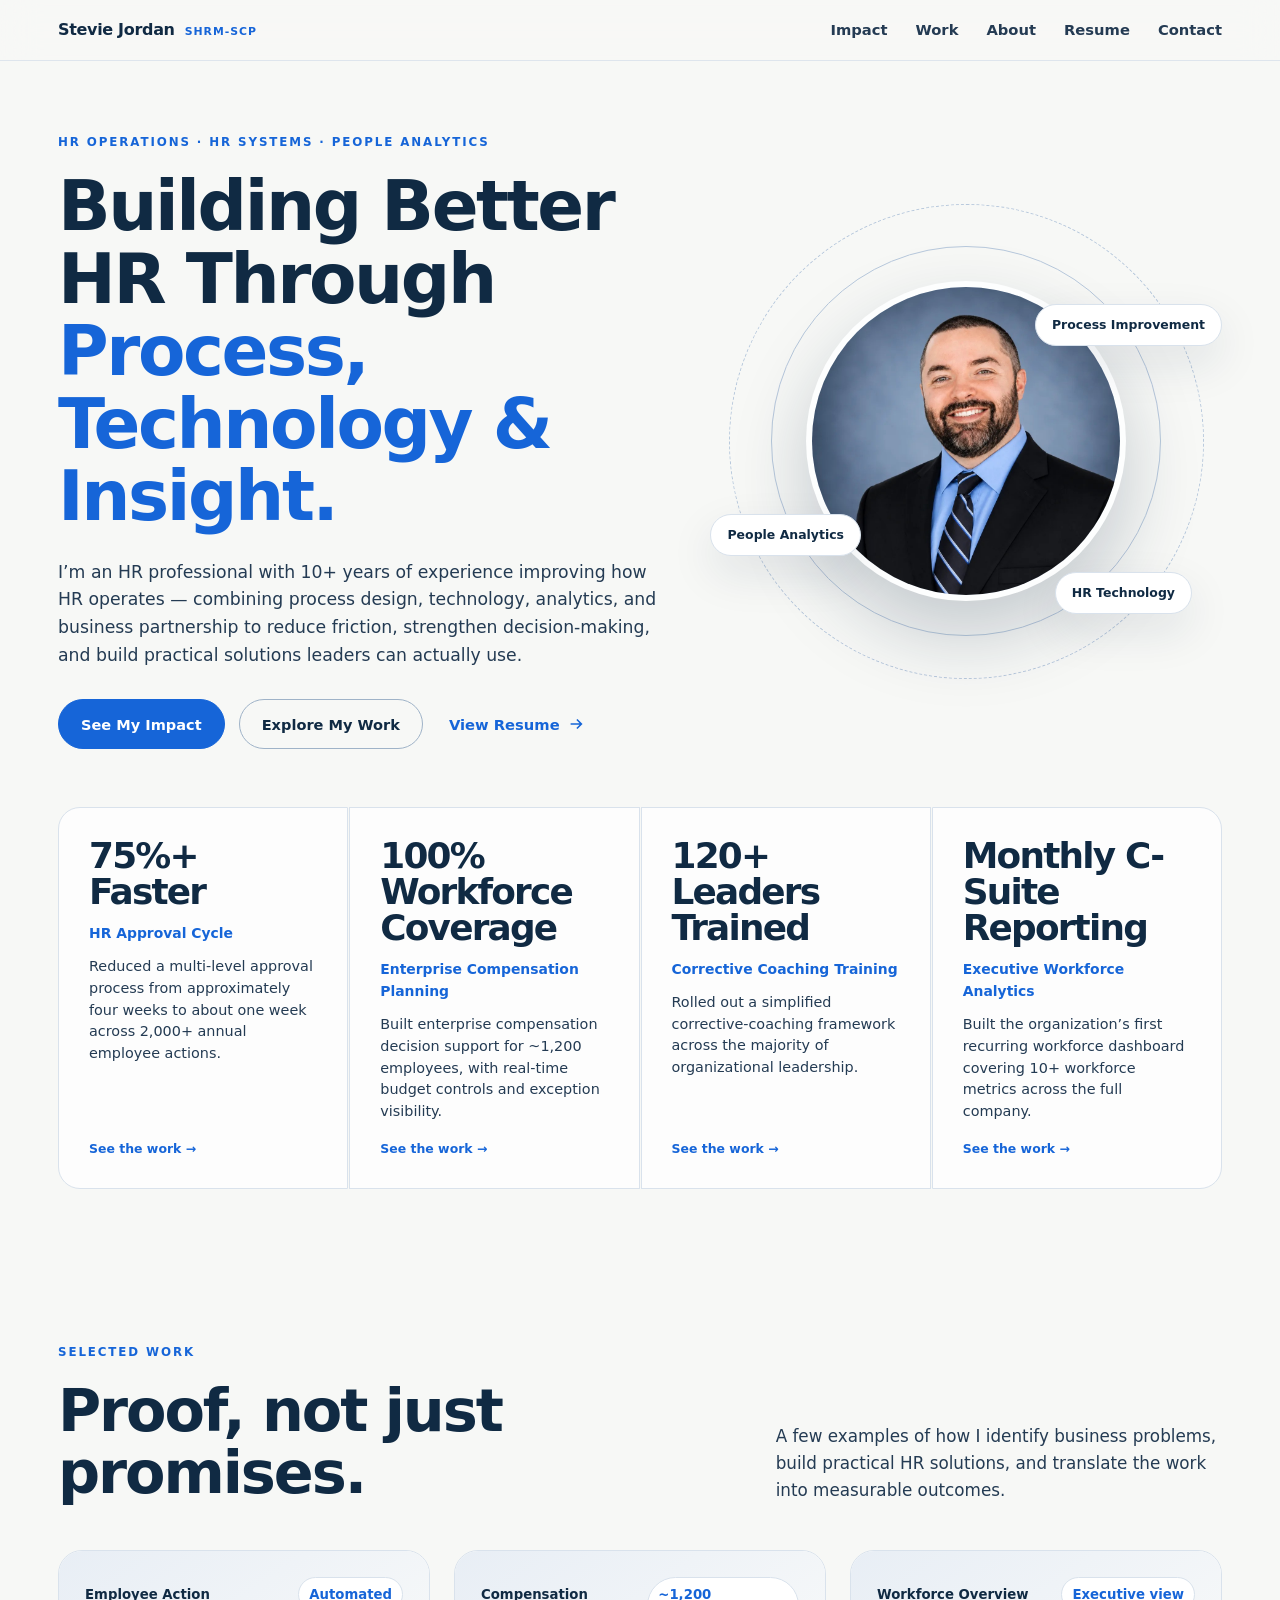
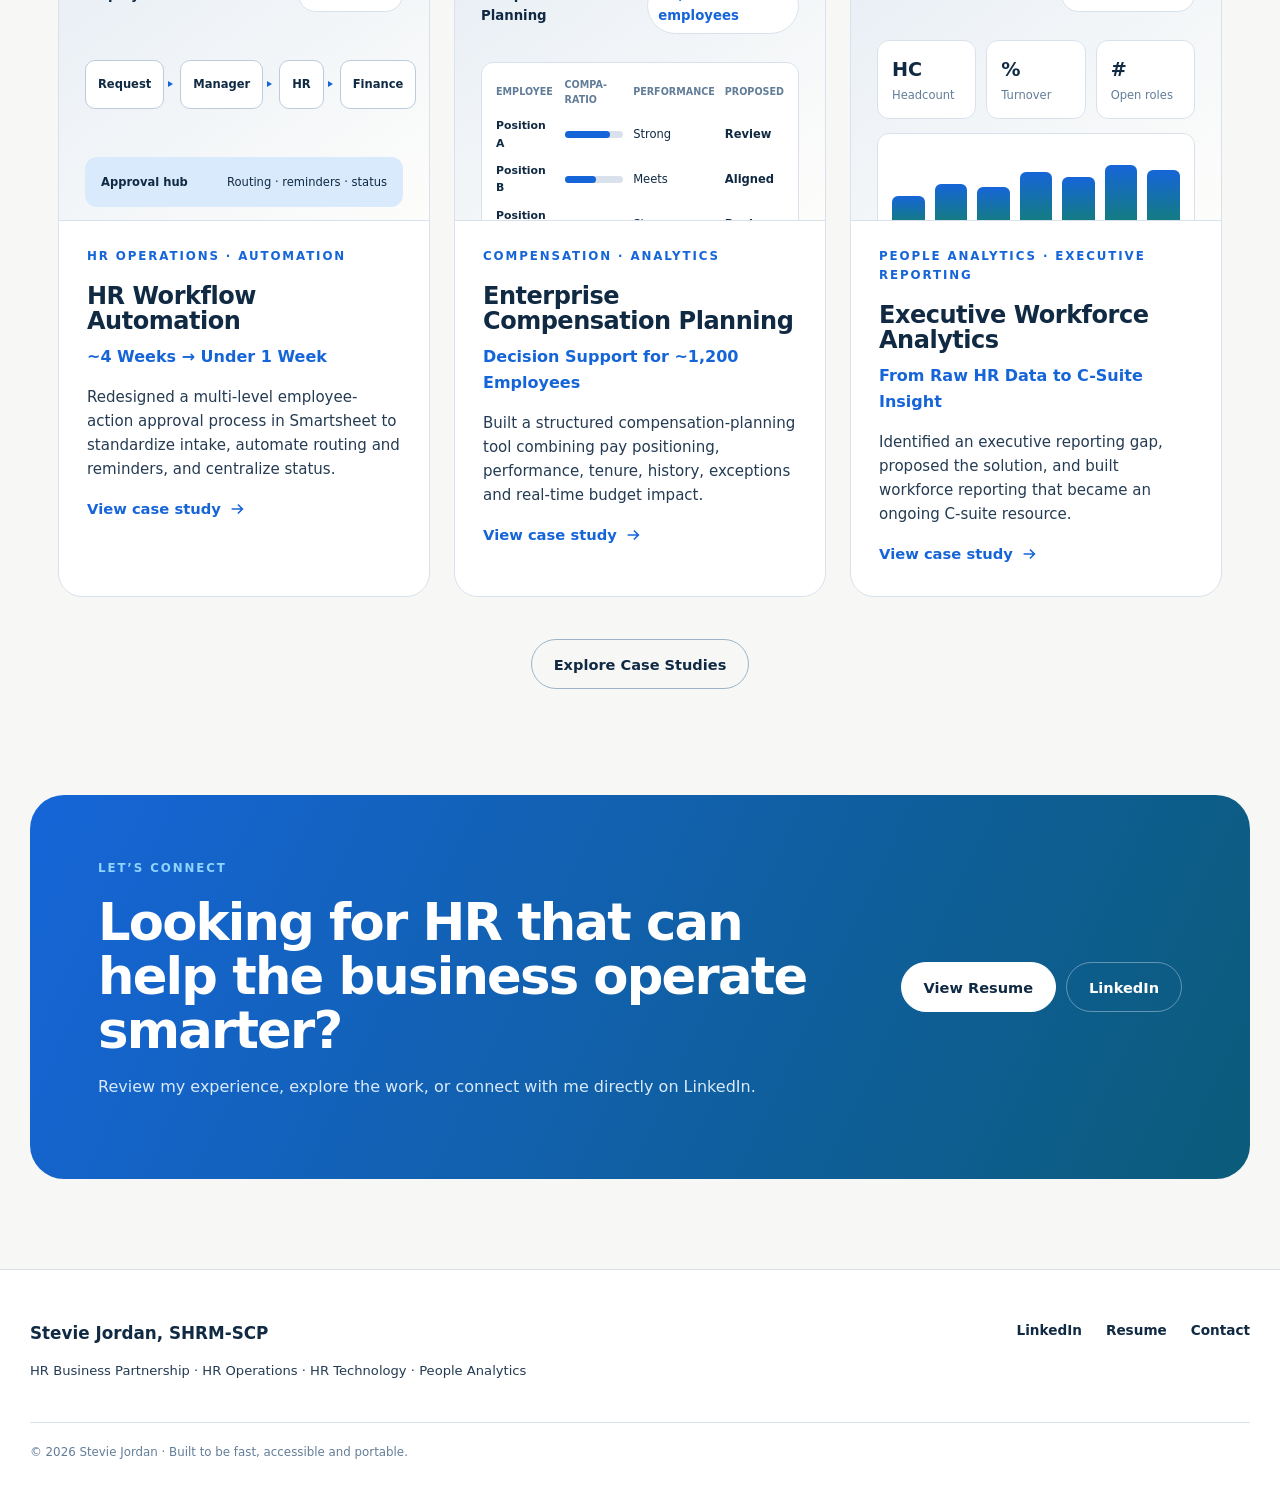
<file: index.html>
<!doctype html>
<html lang="en">
<head>
<meta charset="utf-8">
<meta name="viewport" content="width=device-width, initial-scale=1">

<title>Stevie Jordan, SHRM-SCP | HR Operations, Systems &amp; Analytics</title>
<meta name="description" content="Portfolio of Stevie Jordan, SHRM-SCP — an HR professional combining business partnership, HR operations, technology, analytics, employee relations, and practical process improvement.">

<link rel="canonical" href="https://steviejordan.me/">
<meta property="og:type" content="website">
<meta property="og:title" content="Stevie Jordan, SHRM-SCP | HR Operations, Systems &amp; Analytics">
<meta property="og:description" content="See the work behind the resume — HR workflow automation, compensation planning, executive analytics, HR technology, employee relations, and leader development.">
<meta property="og:url" content="https://steviejordan.me/">
<meta property="og:site_name" content="Stevie Jordan, SHRM-SCP">
<meta name="twitter:card" content="summary_large_image">
<meta name="theme-color" content="#102a43">

<link rel="icon" href="/assets/favicon.svg" type="image/svg+xml">
<link rel="stylesheet" href="/assets/css/styles.css">

<script type="application/ld+json">
{
  "@context": "https://schema.org",
  "@type": "Person",
  "name": "Stevie Jordan",
  "honorificSuffix": "SHRM-SCP",
  "url": "https://steviejordan.me",
  "sameAs": ["https://www.linkedin.com/in/StevieJordan"],
  "jobTitle": "Human Resources Professional",
  "address": {
    "@type": "PostalAddress",
    "addressLocality": "Fayetteville",
    "addressRegion": "NC"
  },
  "alumniOf": {
    "@type": "CollegeOrUniversity",
    "name": "University of Mount Olive"
  }
}
</script>

<style>
/* HOMEPAGE-ONLY OVERRIDES */

body[data-page="home"] .nav-shell {
  min-height: 60px;
}

body[data-page="home"] .nav-link {
  padding: 18px 0;
}

body[data-page="home"] .nav-link::after {
  bottom: 10px;
}

body[data-page="home"] .wordmark-name {
  font-size: 1rem;
}

body[data-page="home"] .home-hero {
  min-height: 590px;
  padding: 72px 28px 58px;
  gap: 52px;
}

body[data-page="home"] .home-hero h1 {
  font-size: clamp(2.8rem, 5.4vw, 5.35rem);
  max-width: 850px;
}

body[data-page="home"] .hero-lede {
  font-size: 1.08rem;
  max-width: 760px;
  margin: 26px 0 30px;
}

body[data-page="home"] .hero-art {
  height: 430px;
}

body[data-page="home"] .proof-strip {
  margin-bottom: 72px;
}

body[data-page="home"] .home-impact-card {
  min-height: 220px;
}

body[data-page="home"] .home-impact-card .metric-value {
  font-size: clamp(1.8rem, 2.8vw, 2.8rem);
}

body[data-page="home"] .home-impact-card .metric-label {
  margin-top: 12px;
}

body[data-page="home"] .home-impact-card p {
  margin: 12px 0 16px;
  font-size: .9rem;
  line-height: 1.5;
}

body[data-page="home"] .home-impact-card .card-link {
  margin-top: auto;
}

body[data-page="home"] .home-selected-work {
  padding-top: 82px;
  padding-bottom: 96px;
}

body[data-page="home"] .home-selected-work .section-heading {
  margin-bottom: 46px;
}

body[data-page="home"] .home-final-cta {
  margin-top: 10px;
}

@media (max-width: 900px) {
  body[data-page="home"] .home-hero {
    min-height: auto;
    padding-top: 58px;
    gap: 34px;
  }

  body[data-page="home"] .hero-art {
    height: 380px;
  }

  body[data-page="home"] .proof-strip {
    grid-template-columns: repeat(2, 1fr);
    gap: 12px;
  }

  body[data-page="home"] .proof-strip .metric-card {
    border-radius: 18px !important;
  }
}

@media (max-width: 620px) {
  body[data-page="home"] .proof-strip {
    grid-template-columns: 1fr;
  }

  body[data-page="home"] .home-hero h1 {
    font-size: clamp(2.55rem, 12vw, 4rem);
  }
}
</style>
</head>

<body data-page="home">

<header class="site-header">
  <div class="nav-shell">

    <a class="wordmark" href="/" aria-label="Stevie Jordan home">
      <span class="wordmark-name">Stevie Jordan</span>
      <span class="wordmark-cred">SHRM-SCP</span>
    </a>

    <button
      class="menu-button"
      type="button"
      aria-expanded="false"
      aria-controls="site-nav"
    >
      <span></span>
      <span></span>
      <span></span>
      <span class="sr-only">Open navigation</span>
    </button>

    <nav id="site-nav" class="site-nav" aria-label="Primary navigation">
      <a class="nav-link" href="/impact/">Impact</a>
      <a class="nav-link" href="/work/">Work</a>
      <a class="nav-link" href="/about/">About</a>
      <a class="nav-link" href="/resume/">Resume</a>
      <a class="nav-link" href="/contact/">Contact</a>
    </nav>

  </div>
</header>

<main id="main">

  <!-- HERO -->
 <!-- HERO -->
<section class="hero home-hero">

  <div class="hero-copy" data-reveal>

    <div class="eyebrow">
      HR Operations · HR Systems · People Analytics
    </div>

    <h1>
      Building Better HR Through
      <span>Process, Technology &amp; Insight.</span>
    </h1>

    <p class="hero-lede">
      I’m an HR professional with 10+ years of experience improving how
      HR operates — combining process design, technology, analytics, and
      business partnership to reduce friction, strengthen decision-making,
      and build practical solutions leaders can actually use.
    </p>

    <div class="hero-actions">

      <a class="button" href="/impact/">
        See My Impact
      </a>

      <a class="button button-secondary" href="/work/">
        Explore My Work
      </a>

      <a class="text-link resume-link" href="/resume/">
        View Resume
        <svg aria-hidden="true" viewBox="0 0 20 20">
          <path d="M4 10h11M11 5l5 5-5 5"/>
        </svg>
      </a>

    </div>

  </div>

  <div class="hero-art" data-reveal>

    <img
      class="hero-headshot"
      src="/assets/images/stevie-jordan-headshot.jpg"
      alt="Stevie Jordan, SHRM-SCP"
    >

    <div class="orbit orbit-one"></div>
    <div class="orbit orbit-two"></div>

    <div class="hero-tag tag-one">
      Process Improvement
    </div>

    <div class="hero-tag tag-two">
      People Analytics
    </div>

    <div class="hero-tag tag-three">
      HR Technology
    </div>

  </div>

</section>


  <!-- IMPACT -->
  <section class="proof-strip" aria-label="Selected impact">

    <a
      class="metric-card home-impact-card"
      href="/work/hr-workflow-automation/"
    >

      <div class="metric-value">
        75%+ Faster
      </div>

      <div class="metric-label">
        HR Approval Cycle
      </div>

      <p>
        Reduced a multi-level approval process from approximately four weeks to about one week across 2,000+ annual employee actions.
      </p>

      <span class="card-link">
        See the work →
      </span>

    </a>


    <a
      class="metric-card home-impact-card"
      href="/work/compensation-planning/"
    >

      <div class="metric-value">
        100% Workforce Coverage
      </div>

      <div class="metric-label">
        Enterprise Compensation Planning
      </div>

      <p>
        Built enterprise compensation decision support for ~1,200 employees, with real-time budget controls and exception visibility.
      </p>

      <span class="card-link">
        See the work →
      </span>

    </a>


    <a
      class="metric-card home-impact-card"
      href="/work/corrective-coaching/"
    >

      <div class="metric-value">
        120+ Leaders Trained
      </div>

      <div class="metric-label">
        Corrective Coaching Training
      </div>

      <p>
        Rolled out a simplified corrective-coaching framework across the majority of organizational leadership.
      </p>

      <span class="card-link">
        See the work →
      </span>

    </a>


    <a
      class="metric-card home-impact-card"
      href="/work/executive-workforce-analytics/"
    >

      <div class="metric-value">
        Monthly C-Suite Reporting
      </div>

      <div class="metric-label">
        Executive Workforce Analytics
      </div>

      <p>
        Built the organization’s first recurring workforce dashboard covering 10+ workforce metrics across the full company.
      </p>

      <span class="card-link">
        See the work →
      </span>

    </a>

  </section>


  <!-- SELECTED WORK -->
  <section class="section-shell home-selected-work">

    <div class="section-heading" data-reveal>

      <div>

        <div class="eyebrow">
          Selected work
        </div>

        <h2>
          Proof, not just promises.
        </h2>

      </div>

      <p>
        A few examples of how I identify business problems, build practical
        HR solutions, and translate the work into measurable outcomes.
      </p>

    </div>


    <div class="featured-grid">


      <!-- WORKFLOW AUTOMATION -->
      <article class="project-card featured" data-reveal>

        <a
          class="project-card-visual"
          href="/work/hr-workflow-automation/"
        >

          <div
            class="project-visual visual-workflow"
            role="img"
            aria-label="Illustrative view of HR Workflow Automation."
          >

            <div class="visual-head">
              <span>Employee Action</span>
              <span class="visual-badge">Automated</span>
            </div>

            <div class="flow-row">
              <span>Request</span>
              <i></i>
              <span>Manager</span>
              <i></i>
              <span>HR</span>
              <i></i>
              <span>Finance</span>
            </div>

            <div class="flow-status">
              <b>Approval hub</b>
              <em>Routing · reminders · status</em>
            </div>

          </div>

        </a>


        <div class="project-card-body">

          <div class="eyebrow">
            HR Operations · Automation
          </div>

          <h3>
            <a href="/work/hr-workflow-automation/">
              HR Workflow Automation
            </a>
          </h3>

          <div class="project-hook">
            ~4 Weeks → Under 1 Week
          </div>

          <p>
            Redesigned a multi-level employee-action approval process in
            Smartsheet to standardize intake, automate routing and reminders,
            and centralize status.
          </p>

          <a
            class="text-link"
            href="/work/hr-workflow-automation/"
          >
            View case study

            <svg aria-hidden="true" viewBox="0 0 20 20">
              <path d="M4 10h11M11 5l5 5-5 5"/>
            </svg>

          </a>

        </div>

      </article>


      <!-- COMPENSATION -->
      <article class="project-card featured" data-reveal>

        <a
          class="project-card-visual"
          href="/work/compensation-planning/"
        >

          <div
            class="project-visual visual-comp"
            role="img"
            aria-label="Illustrative view of Enterprise Compensation Planning."
          >

            <div class="visual-head">
              <span>Compensation Planning</span>
              <span class="visual-badge">~1,200 employees</span>
            </div>

            <div class="comp-grid">

              <span>Employee</span>
              <span>Compa-ratio</span>
              <span>Performance</span>
              <span>Proposed</span>

              <b>Position A</b>
              <i class="bar b1"></i>
              <em>Strong</em>
              <strong>Review</strong>

              <b>Position B</b>
              <i class="bar b2"></i>
              <em>Meets</em>
              <strong>Aligned</strong>

              <b>Position C</b>
              <i class="bar b3"></i>
              <em>Strong</em>
              <strong>Review</strong>

            </div>

            <div class="budget-line">
              <span>Budget impact</span>
              <b>Live view</b>
            </div>

          </div>

        </a>


        <div class="project-card-body">

          <div class="eyebrow">
            Compensation · Analytics
          </div>

          <h3>
            <a href="/work/compensation-planning/">
              Enterprise Compensation Planning
            </a>
          </h3>

          <div class="project-hook">
            Decision Support for ~1,200 Employees
          </div>

          <p>
            Built a structured compensation-planning tool combining pay
            positioning, performance, tenure, history, exceptions and
            real-time budget impact.
          </p>

          <a
            class="text-link"
            href="/work/compensation-planning/"
          >
            View case study

            <svg aria-hidden="true" viewBox="0 0 20 20">
              <path d="M4 10h11M11 5l5 5-5 5"/>
            </svg>

          </a>

        </div>

      </article>


      <!-- EXECUTIVE ANALYTICS -->
      <article class="project-card featured" data-reveal>

        <a
          class="project-card-visual"
          href="/work/executive-workforce-analytics/"
        >

          <div
            class="project-visual visual-dashboard"
            role="img"
            aria-label="Illustrative view of Executive Workforce Analytics."
          >

            <div class="visual-head">
              <span>Workforce Overview</span>
              <span class="visual-badge">Executive view</span>
            </div>

            <div class="dash-kpis">

              <div>
                <b>HC</b>
                <span>Headcount</span>
              </div>

              <div>
                <b>%</b>
                <span>Turnover</span>
              </div>

              <div>
                <b>#</b>
                <span>Open roles</span>
              </div>

            </div>

            <div class="dash-chart">
              <i style="height:36%"></i>
              <i style="height:52%"></i>
              <i style="height:48%"></i>
              <i style="height:69%"></i>
              <i style="height:62%"></i>
              <i style="height:78%"></i>
              <i style="height:71%"></i>
            </div>

          </div>

        </a>


        <div class="project-card-body">

          <div class="eyebrow">
            People Analytics · Executive Reporting
          </div>

          <h3>
            <a href="/work/executive-workforce-analytics/">
              Executive Workforce Analytics
            </a>
          </h3>

          <div class="project-hook">
            From Raw HR Data to C-Suite Insight
          </div>

          <p>
            Identified an executive reporting gap, proposed the solution,
            and built workforce reporting that became an ongoing
            C-suite resource.
          </p>

          <a
            class="text-link"
            href="/work/executive-workforce-analytics/"
          >
            View case study

            <svg aria-hidden="true" viewBox="0 0 20 20">
              <path d="M4 10h11M11 5l5 5-5 5"/>
            </svg>

          </a>

        </div>

      </article>

    </div>


    <div class="section-action">
      <a
        class="button button-secondary"
        href="/work/"
      >
        Explore Case Studies
      </a>
    </div>

  </section>


  <!-- FINAL CTA -->
  <section
    class="cta-band home-final-cta"
    data-reveal
  >

    <div>

      <div class="eyebrow light">
        Let’s connect
      </div>

      <h2>
        Looking for HR that can help the business operate smarter?
      </h2>

      <p>
        Review my experience, explore the work, or connect with me directly
        on LinkedIn.
      </p>

    </div>


    <div class="cta-actions">

      <a
        class="button button-light"
        href="/resume/"
      >
        View Resume
      </a>

      <a
        class="button button-ghost-light"
        href="https://www.linkedin.com/in/StevieJordan"
        target="_blank"
        rel="noopener"
      >
        LinkedIn
      </a>

    </div>

  </section>

</main>


<footer class="site-footer">

  <div class="footer-shell">

    <div>

      <a class="footer-name" href="/">
        Stevie Jordan, SHRM-SCP
      </a>

      <p>
        HR Business Partnership · HR Operations · HR Technology · People Analytics
      </p>

    </div>


    <div class="footer-links">

      <a
        href="https://www.linkedin.com/in/StevieJordan"
        target="_blank"
        rel="noopener"
      >
        LinkedIn
      </a>

      <a href="/resume/">
        Resume
      </a>

      <a href="/contact/">
        Contact
      </a>

    </div>

  </div>


  <div class="footer-bottom">
    © 2026 Stevie Jordan · Built to be fast, accessible and portable.
  </div>

</footer>


<script src="/assets/js/site.js" defer></script>

</body>
</html>
</file>
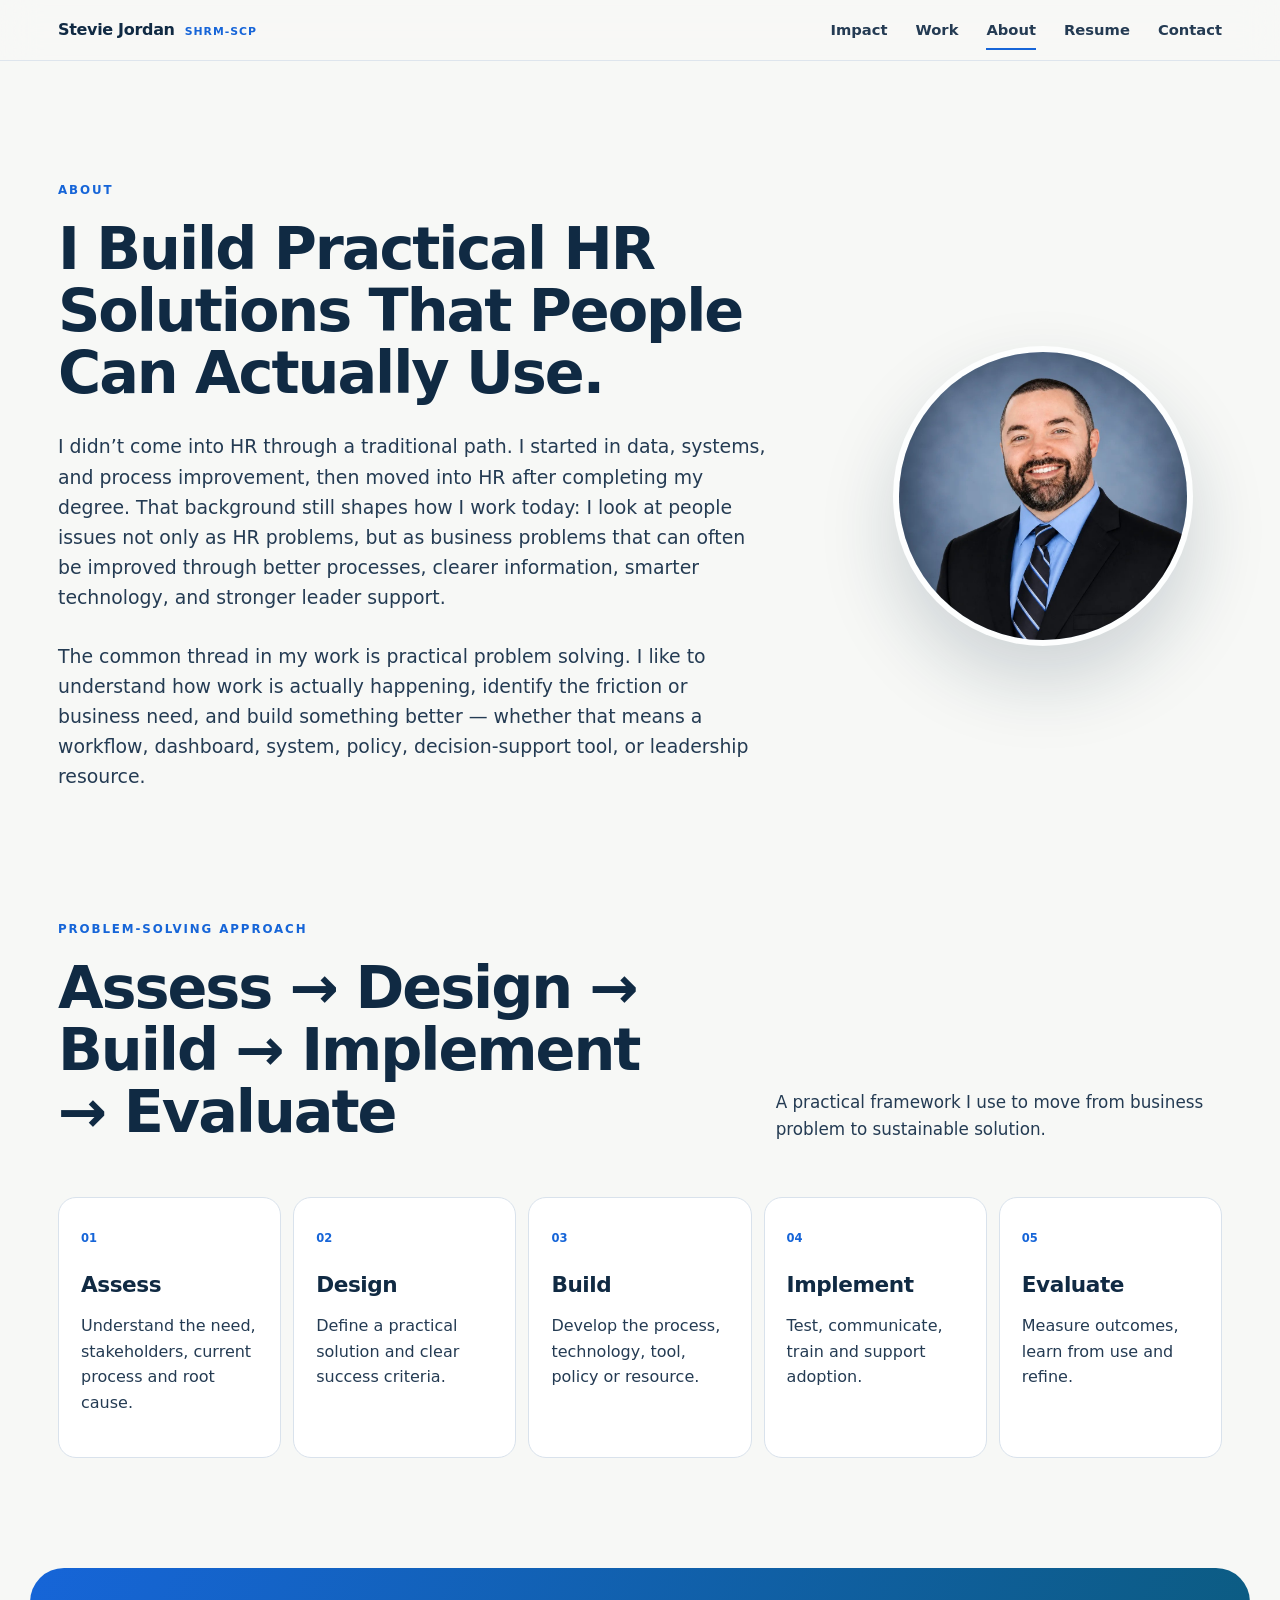
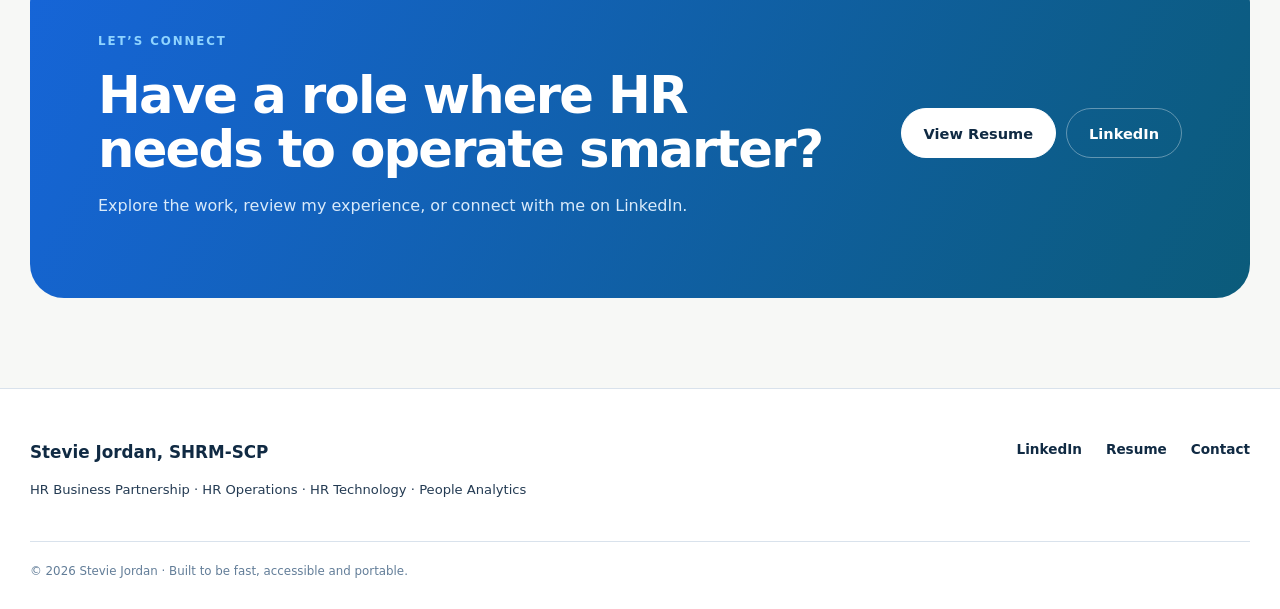
<file: about/index.html>
<!doctype html>
<html lang="en">

<head>

<meta charset="utf-8">
<meta name="viewport" content="width=device-width, initial-scale=1">

<title>About Stevie Jordan, SHRM-SCP | Strategic HR Professional</title>

<meta
  name="description"
  content="Learn how Stevie Jordan approaches HR business challenges through practical process design, technology, analytics, employee relations, and leader partnership."
>

<link rel="canonical" href="https://steviejordan.me/about/">

<meta property="og:type" content="website">
<meta property="og:title" content="About Stevie Jordan, SHRM-SCP | Strategic HR Professional">

<meta
  property="og:description"
  content="Learn how Stevie Jordan approaches HR business challenges through practical process design, technology, analytics, employee relations, and leader partnership."
>

<meta property="og:url" content="https://steviejordan.me/about/">
<meta property="og:site_name" content="Stevie Jordan, SHRM-SCP">

<meta name="twitter:card" content="summary_large_image">
<meta name="theme-color" content="#102a43">

<link rel="icon" href="/assets/favicon.svg" type="image/svg+xml">
<link rel="stylesheet" href="/assets/css/styles.css">


<script type="application/ld+json">
{
  "@context": "https://schema.org",
  "@type": "Person",
  "name": "Stevie Jordan",
  "honorificSuffix": "SHRM-SCP",
  "url": "https://steviejordan.me",
  "sameAs": [
    "https://www.linkedin.com/in/StevieJordan"
  ],
  "jobTitle": "Human Resources Professional",
  "address": {
    "@type": "PostalAddress",
    "addressLocality": "Fayetteville",
    "addressRegion": "NC"
  },
  "alumniOf": {
    "@type": "CollegeOrUniversity",
    "name": "University of Mount Olive"
  }
}
</script>


<style>

/* Match homepage header sizing */

body[data-page="about"] .nav-shell {
  min-height: 60px;
}

body[data-page="about"] .nav-link {
  padding: 18px 0;
}

body[data-page="about"] .nav-link::after {
  bottom: 10px;
}

body[data-page="about"] .wordmark-name {
  font-size: 1rem;
}
  
body[data-page="about"] .about-hero h1 {
  font-size: clamp(2.8rem, 4.6vw, 4.8rem);
  max-width: 780px;
}
  
</style>

</head>


<body data-page="about">


<header class="site-header">

  <div class="nav-shell">

    <a
      class="wordmark"
      href="/"
      aria-label="Stevie Jordan home"
    >
      <span class="wordmark-name">
        Stevie Jordan
      </span>

      <span class="wordmark-cred">
        SHRM-SCP
      </span>
    </a>


    <button
      class="menu-button"
      type="button"
      aria-expanded="false"
      aria-controls="site-nav"
    >
      <span></span>
      <span></span>
      <span></span>

      <span class="sr-only">
        Open navigation
      </span>
    </button>


    <nav
      id="site-nav"
      class="site-nav"
      aria-label="Primary navigation"
    >

      <a
        class="nav-link"
        href="/impact/"
      >
        Impact
      </a>

      <a
        class="nav-link"
        href="/work/"
      >
        Work
      </a>

      <a
        class="nav-link active"
        href="/about/"
      >
        About
      </a>

      <a
        class="nav-link"
        href="/resume/"
      >
        Resume
      </a>

      <a
        class="nav-link"
        href="/contact/"
      >
        Contact
      </a>

    </nav>

  </div>

</header>



<main id="main">


  <!-- ABOUT HERO -->

  <section class="page-hero about-hero">


    <div>

      <div class="eyebrow">
        About
      </div>


      <h1>
        I Build Practical HR Solutions That People Can Actually Use.
      </h1>


      <p>
        I didn’t come into HR through a traditional path. I started in data,
        systems, and process improvement, then moved into HR after completing
        my degree. That background still shapes how I work today: I look at
        people issues not only as HR problems, but as business problems that
        can often be improved through better processes, clearer information,
        smarter technology, and stronger leader support.
      </p>


      <p>
        The common thread in my work is practical problem solving. I like to
        understand how work is actually happening, identify the friction or
        business need, and build something better — whether that means a
        workflow, dashboard, system, policy, decision-support tool, or
        leadership resource.
      </p>

    </div>



    <div class="profile-placeholder">

      <div class="profile-ring">

        <img
          class="profile-photo"
          src="/assets/images/stevie-jordan-headshot.jpg"
          alt="Stevie Jordan, SHRM-SCP"
        >

      </div>

    </div>

  </section>



  <!-- PROBLEM-SOLVING APPROACH -->

  <section class="section-shell approach-page">


    <div class="section-heading">

      <div>

        <div class="eyebrow">
          Problem-solving approach
        </div>

        <h2>
          Assess → Design → Build → Implement → Evaluate
        </h2>

      </div>


      <p>
        A practical framework I use to move from business problem to
        sustainable solution.
      </p>

    </div>



    <div class="approach-cards">


      <article>

        <span>
          01
        </span>

        <h3>
          Assess
        </h3>

        <p>
          Understand the need, stakeholders, current process and root cause.
        </p>

      </article>



      <article>

        <span>
          02
        </span>

        <h3>
          Design
        </h3>

        <p>
          Define a practical solution and clear success criteria.
        </p>

      </article>



      <article>

        <span>
          03
        </span>

        <h3>
          Build
        </h3>

        <p>
          Develop the process, technology, tool, policy or resource.
        </p>

      </article>



      <article>

        <span>
          04
        </span>

        <h3>
          Implement
        </h3>

        <p>
          Test, communicate, train and support adoption.
        </p>

      </article>



      <article>

        <span>
          05
        </span>

        <h3>
          Evaluate
        </h3>

        <p>
          Measure outcomes, learn from use and refine.
        </p>

      </article>


    </div>

  </section>



  <!-- FINAL CTA -->

  <section
    class="cta-band"
    data-reveal
  >

    <div>

      <div class="eyebrow light">
        Let’s connect
      </div>

      <h2>
        Have a role where HR needs to operate smarter?
      </h2>

      <p>
        Explore the work, review my experience, or connect with me on LinkedIn.
      </p>

    </div>


    <div class="cta-actions">

      <a
        class="button button-light"
        href="/resume/"
      >
        View Resume
      </a>

      <a
        class="button button-ghost-light"
        href="https://www.linkedin.com/in/StevieJordan"
        target="_blank"
        rel="noopener"
      >
        LinkedIn
      </a>

    </div>

  </section>


</main>



<footer class="site-footer">

  <div class="footer-shell">

    <div>

      <a
        class="footer-name"
        href="/"
      >
        Stevie Jordan, SHRM-SCP
      </a>

      <p>
        HR Business Partnership · HR Operations · HR Technology · People Analytics
      </p>

    </div>


    <div class="footer-links">

      <a
        href="https://www.linkedin.com/in/StevieJordan"
        target="_blank"
        rel="noopener"
      >
        LinkedIn
      </a>

      <a href="/resume/">
        Resume
      </a>

      <a href="/contact/">
        Contact
      </a>

    </div>

  </div>


  <div class="footer-bottom">
    © 2026 Stevie Jordan · Built to be fast, accessible and portable.
  </div>

</footer>


<script
  src="/assets/js/site.js"
  defer
></script>


</body>
</html>
</file>
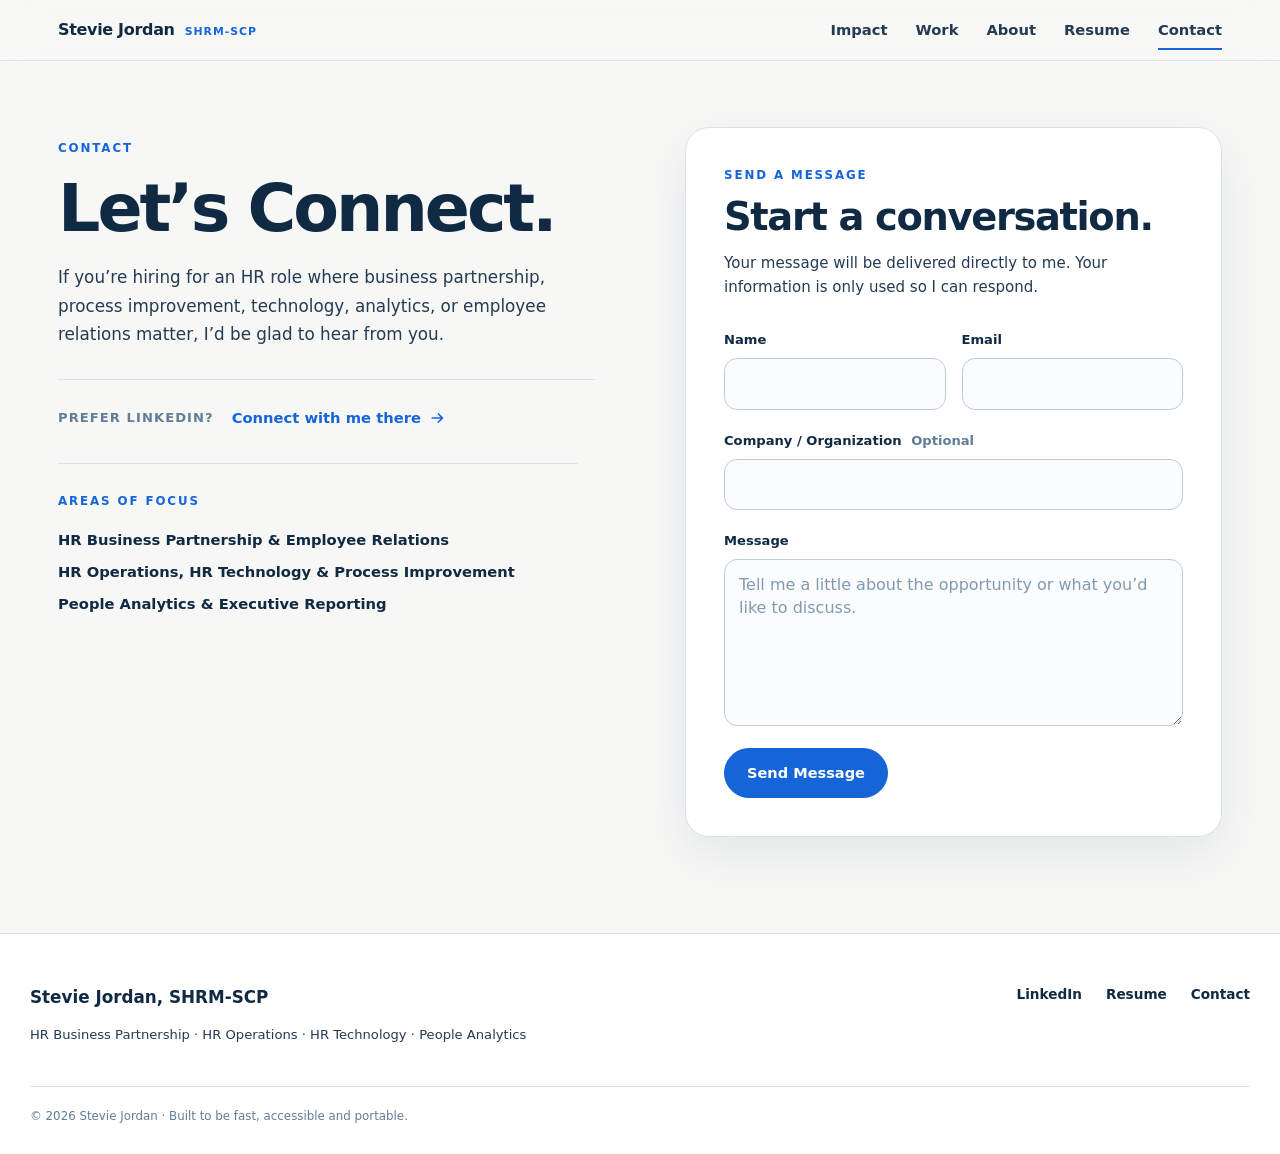
<file: contact/index.html>
<!doctype html>
<html lang="en">

<head>

<meta charset="utf-8">
<meta name="viewport" content="width=device-width, initial-scale=1">

<title>Contact Stevie Jordan, SHRM-SCP</title>

<meta
  name="description"
  content="Connect with Stevie Jordan regarding HR business partner, HR operations, HR technology, analytics, and employee relations opportunities."
>

<link
  rel="canonical"
  href="https://steviejordan.me/contact/"
>

<meta property="og:type" content="website">

<meta
  property="og:title"
  content="Contact Stevie Jordan, SHRM-SCP"
>

<meta
  property="og:description"
  content="Connect with Stevie Jordan regarding HR business partner, HR operations, HR technology, analytics, and employee relations opportunities."
>

<meta
  property="og:url"
  content="https://steviejordan.me/contact/"
>

<meta
  property="og:site_name"
  content="Stevie Jordan, SHRM-SCP"
>

<meta name="twitter:card" content="summary_large_image">
<meta name="theme-color" content="#102a43">

<link
  rel="icon"
  href="/assets/favicon.svg"
  type="image/svg+xml"
>

<link
  rel="stylesheet"
  href="/assets/css/styles.css"
>


<script type="application/ld+json">
{
  "@context": "https://schema.org",
  "@type": "Person",
  "name": "Stevie Jordan",
  "honorificSuffix": "SHRM-SCP",
  "url": "https://steviejordan.me",
  "sameAs": [
    "https://www.linkedin.com/in/StevieJordan"
  ],
  "jobTitle": "Human Resources Professional",
  "address": {
    "@type": "PostalAddress",
    "addressLocality": "Fayetteville",
    "addressRegion": "NC"
  },
  "alumniOf": {
    "@type": "CollegeOrUniversity",
    "name": "University of Mount Olive"
  }
}
</script>


<style>

/* =========================================================
   CONTACT PAGE
   ========================================================= */


/* COMPACT NAVIGATION */

body[data-page="contact"] .nav-shell {
  min-height: 60px;
}

body[data-page="contact"] .nav-link {
  padding: 18px 0;
}

body[data-page="contact"] .nav-link::after {
  bottom: 10px;
}

body[data-page="contact"] .wordmark-name {
  font-size: 1rem;
}


/* =========================================================
   CONTACT HERO
   ========================================================= */

body[data-page="contact"] .contact-hero-form {
  max-width: var(--max);
  margin: 0 auto;
  padding: 66px 28px 96px;
  align-items: start;
}

body[data-page="contact"] .contact-intro {
  padding-top: 12px;
}

body[data-page="contact"] .contact-intro h1 {
  font-size: clamp(2.9rem, 5.2vw, 5rem);
  line-height: .98;
  letter-spacing: -.045em;
  margin-top: 14px;
}

body[data-page="contact"] .contact-intro > p {
  max-width: 620px;
  margin-top: 22px;
  font-size: 1.05rem;
  line-height: 1.7;
}

body[data-page="contact"] .contact-secondary {
  margin-top: 30px;
}


/* =========================================================
   AREAS OF FOCUS
   ========================================================= */

body[data-page="contact"] .contact-focus {
  margin-top: 34px;
  padding-top: 28px;
  border-top: 1px solid var(--line);
  max-width: 520px;
}

body[data-page="contact"] .contact-focus-list {
  margin-top: 16px;
  display: grid;
  gap: 10px;
}

body[data-page="contact"] .contact-focus-list div {
  color: var(--ink);
  font-size: .92rem;
  font-weight: 700;
  line-height: 1.5;
}


/* =========================================================
   FORM CARD
   ========================================================= */

body[data-page="contact"] .contact-form-card {
  border-radius: 24px;
  box-shadow: 0 18px 50px rgba(16,42,67,.08);
}

body[data-page="contact"] .contact-form-heading h2 {
  font-size: clamp(1.8rem, 3vw, 2.6rem);
}

body[data-page="contact"] .contact-form-heading p {
  max-width: 580px;
  line-height: 1.6;
}


/* =========================================================
   RESPONSIVE
   ========================================================= */

@media (max-width: 900px) {

  body[data-page="contact"] .contact-hero-form {
    padding-top: 52px;
    padding-bottom: 72px;
  }

  body[data-page="contact"] .contact-intro {
    padding-top: 0;
  }

}


@media (max-width: 620px) {

  body[data-page="contact"] .contact-intro h1 {
    font-size: clamp(2.5rem, 12vw, 4rem);
  }

  body[data-page="contact"] .contact-hero-form {
    padding-left: 20px;
    padding-right: 20px;
  }

}

</style>

</head>



<body data-page="contact">


<!-- =======================================================
     HEADER
     ======================================================= -->

<header class="site-header">

  <div class="nav-shell">

    <a
      class="wordmark"
      href="/"
      aria-label="Stevie Jordan home"
    >
      <span class="wordmark-name">
        Stevie Jordan
      </span>

      <span class="wordmark-cred">
        SHRM-SCP
      </span>
    </a>


    <button
      class="menu-button"
      type="button"
      aria-expanded="false"
      aria-controls="site-nav"
    >
      <span></span>
      <span></span>
      <span></span>

      <span class="sr-only">
        Open navigation
      </span>
    </button>


    <nav
      id="site-nav"
      class="site-nav"
      aria-label="Primary navigation"
    >

      <a class="nav-link" href="/impact/">
        Impact
      </a>

      <a class="nav-link" href="/work/">
        Work
      </a>

      <a class="nav-link" href="/about/">
        About
      </a>

      <a class="nav-link" href="/resume/">
        Resume
      </a>

      <a class="nav-link active" href="/contact/">
        Contact
      </a>

    </nav>

  </div>

</header>



<main id="main">


<!-- =======================================================
     CONTACT
     ======================================================= -->

<section class="contact-hero contact-hero-form">


  <!-- INTRO -->

  <div class="contact-intro">

    <div class="eyebrow">
      Contact
    </div>


    <h1>
      Let’s Connect.
    </h1>


    <p>
      If you’re hiring for an HR role where business partnership,
      process improvement, technology, analytics, or employee
      relations matter, I’d be glad to hear from you.
    </p>


    <div class="contact-secondary">

      <span>
        Prefer LinkedIn?
      </span>


      <a
        class="text-link"
        href="https://www.linkedin.com/in/StevieJordan"
        target="_blank"
        rel="noopener"
      >
        Connect with me there

        <svg
          aria-hidden="true"
          viewBox="0 0 20 20"
        >
          <path d="M4 10h11M11 5l5 5-5 5"/>
        </svg>

      </a>

    </div>


    <!-- AREAS OF FOCUS -->

    <div class="contact-focus">

      <div class="eyebrow">
        Areas of focus
      </div>


      <div class="contact-focus-list">

        <div>
          HR Business Partnership &amp; Employee Relations
        </div>

        <div>
          HR Operations, HR Technology &amp; Process Improvement
        </div>

        <div>
          People Analytics &amp; Executive Reporting
        </div>

      </div>

    </div>

  </div>



  <!-- FORM -->

  <div class="contact-form-card">

    <div class="contact-form-heading">

      <div class="eyebrow">
        Send a message
      </div>


      <h2>
        Start a conversation.
      </h2>


      <p>
        Your message will be delivered directly to me. Your
        information is only used so I can respond.
      </p>

    </div>



    <form
      class="contact-form"
      action="https://formspree.io/f/mbgjajwa"
      method="POST"
      data-contact-form
    >


      <div class="form-grid">


        <div class="form-field">

          <label for="contact-name">
            Name
          </label>

          <input
            id="contact-name"
            name="name"
            type="text"
            autocomplete="name"
            required
          >

        </div>



        <div class="form-field">

          <label for="contact-email">
            Email
          </label>

          <input
            id="contact-email"
            name="email"
            type="email"
            autocomplete="email"
            required
          >

        </div>


      </div>



      <div class="form-field">

        <label for="contact-company">
          Company / Organization
          <span>Optional</span>
        </label>

        <input
          id="contact-company"
          name="company"
          type="text"
          autocomplete="organization"
        >

      </div>



      <div class="form-field">

        <label for="contact-message">
          Message
        </label>

        <textarea
          id="contact-message"
          name="message"
          rows="6"
          required
          placeholder="Tell me a little about the opportunity or what you’d like to discuss."
        ></textarea>

      </div>



      <input
        class="form-honeypot"
        type="text"
        name="_gotcha"
        tabindex="-1"
        autocomplete="off"
        aria-hidden="true"
      >



      <div class="form-submit-row">

        <button
          class="button form-submit"
          type="submit"
        >
          Send Message
        </button>


        <p
          class="form-status"
          data-form-status
          role="status"
          aria-live="polite"
        ></p>

      </div>


    </form>

  </div>


</section>


</main>



<!-- =======================================================
     FOOTER
     ======================================================= -->

<footer class="site-footer">

  <div class="footer-shell">

    <div>

      <a
        class="footer-name"
        href="/"
      >
        Stevie Jordan, SHRM-SCP
      </a>

      <p>
        HR Business Partnership · HR Operations ·
        HR Technology · People Analytics
      </p>

    </div>


    <div class="footer-links">

      <a
        href="https://www.linkedin.com/in/StevieJordan"
        target="_blank"
        rel="noopener"
      >
        LinkedIn
      </a>

      <a href="/resume/">
        Resume
      </a>

      <a href="/contact/">
        Contact
      </a>

    </div>

  </div>


  <div class="footer-bottom">
    © 2026 Stevie Jordan · Built to be fast, accessible and portable.
  </div>

</footer>


<script
  src="/assets/js/site.js"
  defer
></script>


</body>

</html>
</file>
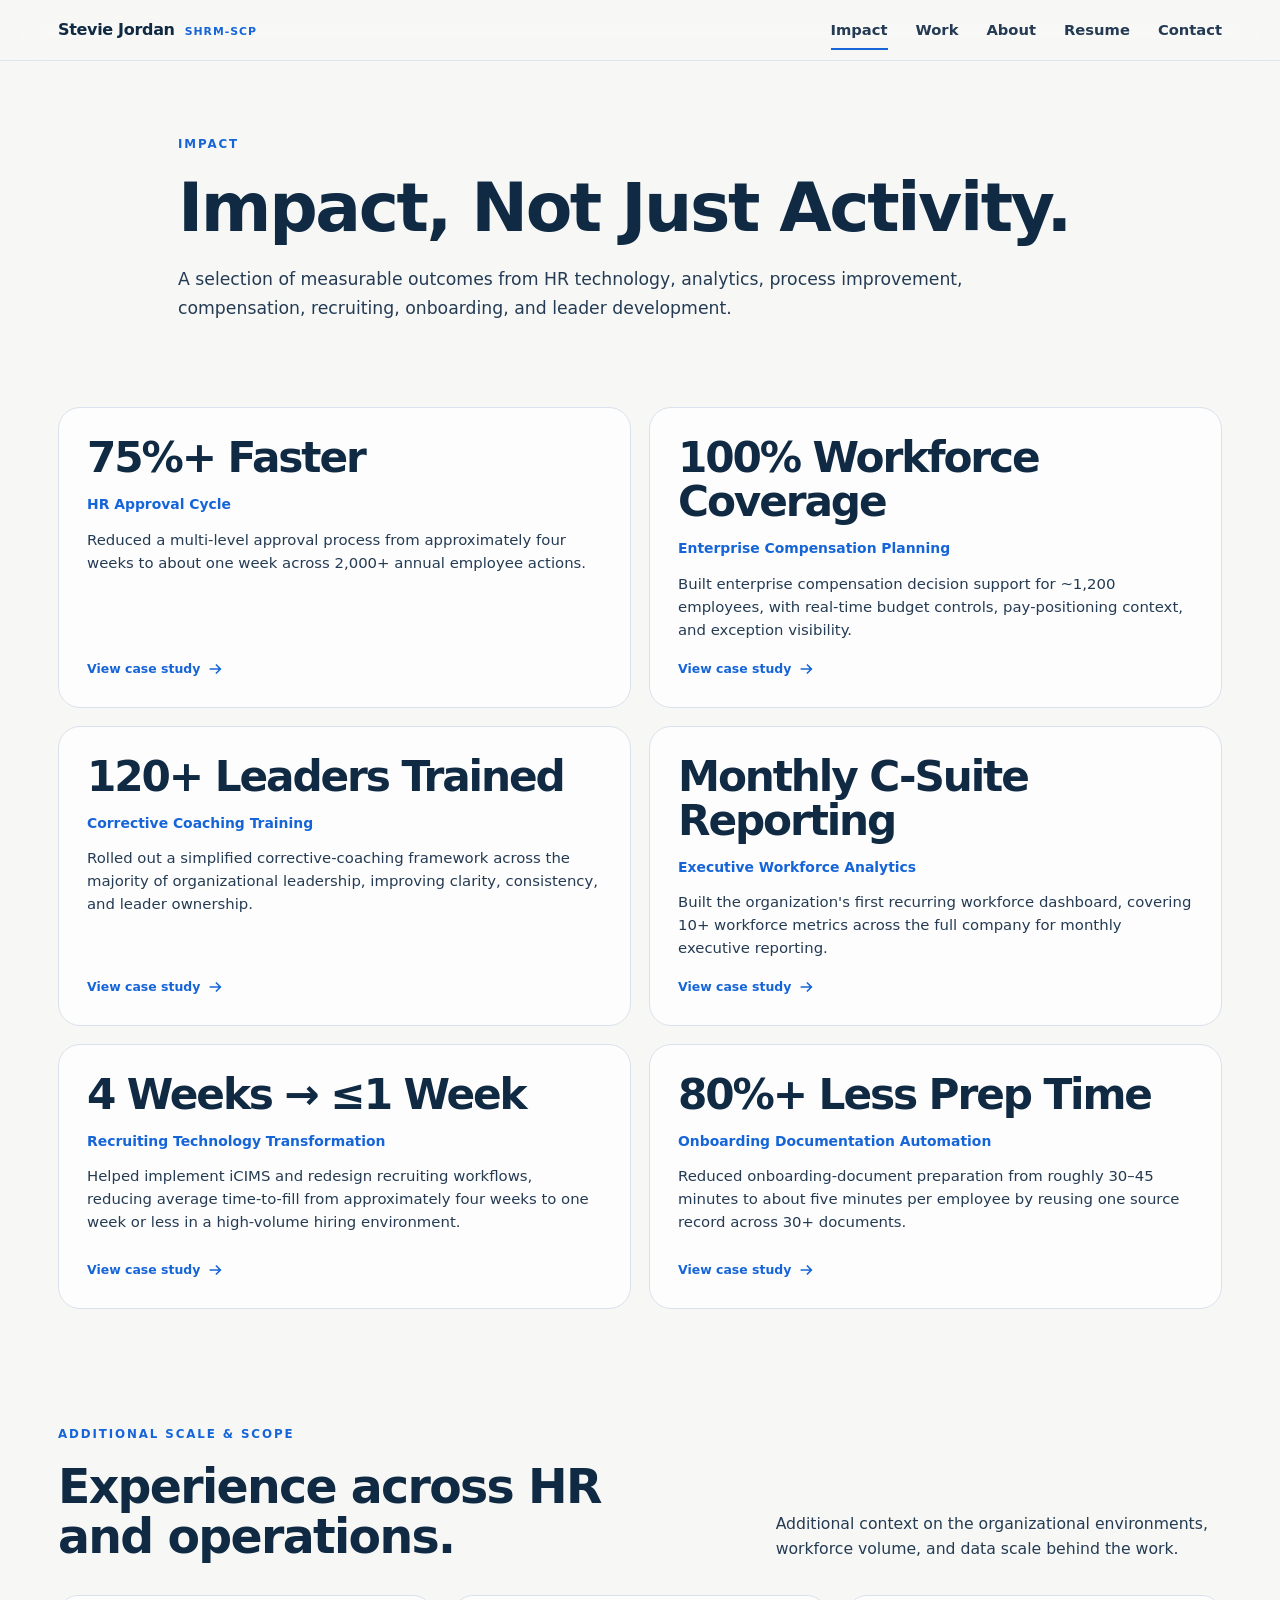
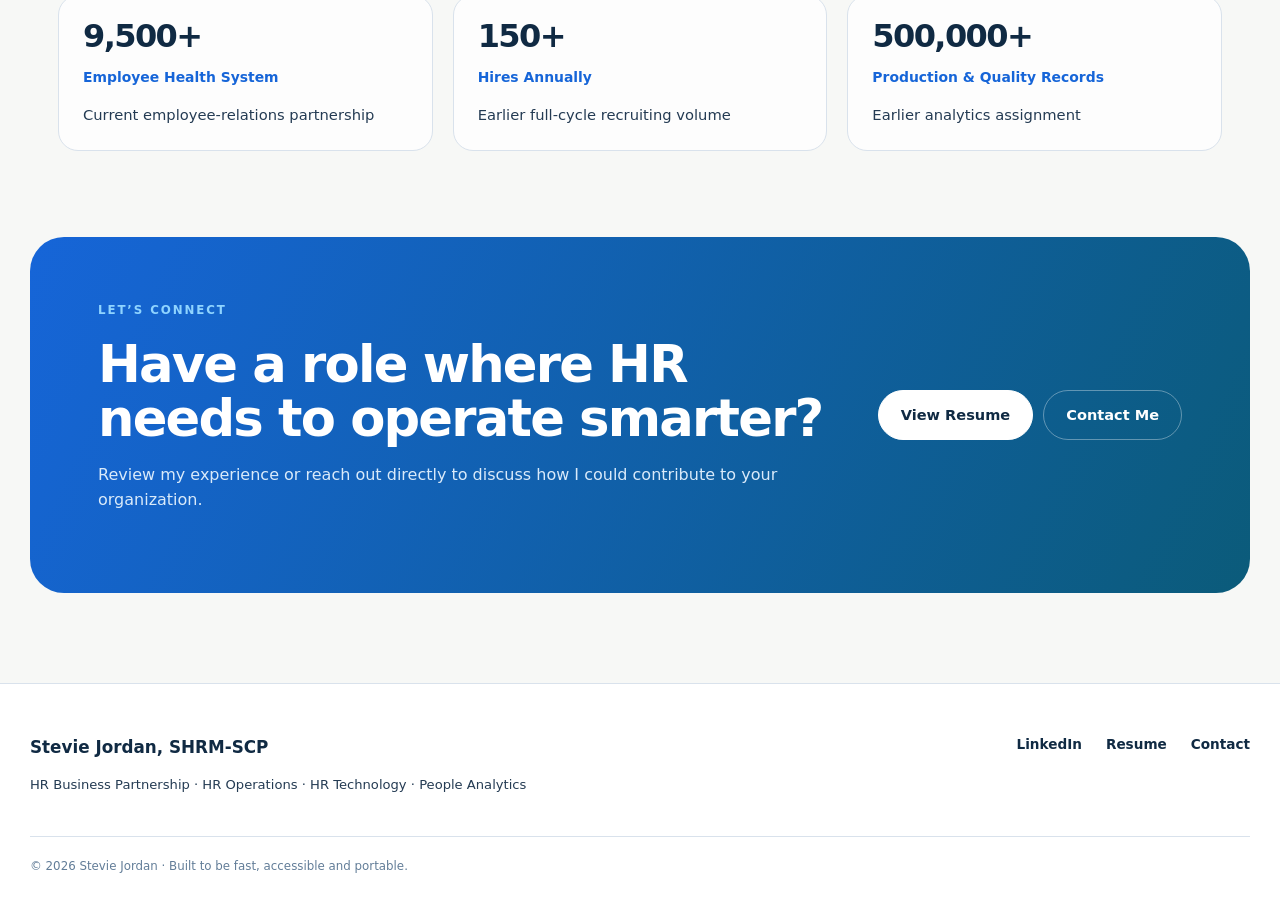
<file: impact/index.html>
<!doctype html>
<html lang="en">

<head>

<meta charset="utf-8">
<meta name="viewport" content="width=device-width, initial-scale=1">

<title>HR Impact &amp; Results | Stevie Jordan, SHRM-SCP</title>

<meta
  name="description"
  content="Selected measurable HR outcomes from workflow automation, compensation planning, workforce analytics, recruiting technology, onboarding automation, and leader development."
>

<link rel="canonical" href="https://steviejordan.me/impact/">

<meta property="og:type" content="website">
<meta property="og:title" content="HR Impact &amp; Results | Stevie Jordan, SHRM-SCP">

<meta
  property="og:description"
  content="Selected measurable HR outcomes from workflow automation, compensation planning, workforce analytics, recruiting technology, onboarding automation, and leader development."
>

<meta property="og:url" content="https://steviejordan.me/impact/">
<meta property="og:site_name" content="Stevie Jordan, SHRM-SCP">

<meta name="twitter:card" content="summary_large_image">
<meta name="theme-color" content="#102a43">

<link rel="icon" href="/assets/favicon.svg" type="image/svg+xml">
<link rel="stylesheet" href="/assets/css/styles.css">


<script type="application/ld+json">
{
  "@context": "https://schema.org",
  "@type": "Person",
  "name": "Stevie Jordan",
  "honorificSuffix": "SHRM-SCP",
  "url": "https://steviejordan.me",
  "sameAs": [
    "https://www.linkedin.com/in/StevieJordan"
  ],
  "jobTitle": "Human Resources Professional",
  "address": {
    "@type": "PostalAddress",
    "addressLocality": "Fayetteville",
    "addressRegion": "NC"
  },
  "alumniOf": {
    "@type": "CollegeOrUniversity",
    "name": "University of Mount Olive"
  }
}
</script>


<style>

/* =========================================================
   IMPACT PAGE ONLY
   ========================================================= */


/* Match the tighter homepage navigation */

body[data-page="impact"] .nav-shell {
  min-height: 60px;
}

body[data-page="impact"] .nav-link {
  padding: 18px 0;
}

body[data-page="impact"] .nav-link::after {
  bottom: 10px;
}

body[data-page="impact"] .wordmark-name {
  font-size: 1rem;
}


/* =========================================================
   HERO
   ========================================================= */

body[data-page="impact"] .impact-page-hero {
  max-width: 980px;
  padding: 74px 28px 42px;
}

body[data-page="impact"] .impact-page-hero h1 {
  font-size: clamp(2.9rem, 5.3vw, 5.1rem);
  max-width: 900px;
}

body[data-page="impact"] .impact-page-hero > p {
  font-size: 1.08rem;
  line-height: 1.65;
  max-width: 790px;
  margin-top: 22px;
}


/* =========================================================
   IMPACT CARDS
   ========================================================= */

body[data-page="impact"] .impact-grid {
  padding-top: 26px;
  padding-bottom: 82px;
  gap: 18px;
}

body[data-page="impact"] .impact-grid .metric-card {
  min-height: 265px;
  padding: 28px;
}

body[data-page="impact"] .impact-grid .metric-value {
  font-size: clamp(1.9rem, 3.3vw, 3rem);
  line-height: 1.04;
}

body[data-page="impact"] .impact-grid .metric-label {
  margin-top: 13px;
}

body[data-page="impact"] .impact-grid .metric-card p {
  margin: 13px 0 17px;
  font-size: .93rem;
  line-height: 1.55;
}


/* =========================================================
   SCALE & SCOPE
   ========================================================= */

body[data-page="impact"] .scope-section {
  padding-top: 34px;
  padding-bottom: 86px;
}

body[data-page="impact"] .scope-section .section-heading {
  margin-bottom: 34px;
}

body[data-page="impact"] .scope-section .section-heading h2 {
  font-size: clamp(2rem, 3.7vw, 3.5rem);
}

body[data-page="impact"] .scope-section .section-heading p {
  font-size: .98rem;
}

body[data-page="impact"] .scope-grid .metric-card {
  min-height: 145px;
  padding: 24px;
}

body[data-page="impact"] .scope-grid .metric-value {
  font-size: 2rem;
}

body[data-page="impact"] .scope-grid .metric-card p {
  margin-bottom: 0;
}


/* =========================================================
   FINAL CTA
   ========================================================= */

body[data-page="impact"] .impact-final-cta {
  margin-top: 0;
}


/* =========================================================
   RESPONSIVE
   ========================================================= */

@media (max-width: 900px) {

  body[data-page="impact"] .impact-page-hero {
    padding-top: 58px;
  }

  body[data-page="impact"] .impact-grid {
    grid-template-columns: 1fr;
    padding-bottom: 68px;
  }

  body[data-page="impact"] .impact-grid .metric-card {
    min-height: 225px;
  }

  body[data-page="impact"] .scope-grid {
    grid-template-columns: 1fr;
  }

}


@media (max-width: 620px) {

  body[data-page="impact"] .impact-page-hero h1 {
    font-size: clamp(2.55rem, 12vw, 4rem);
  }

  body[data-page="impact"] .impact-page-hero {
    padding-bottom: 24px;
  }

  body[data-page="impact"] .impact-grid {
    padding-top: 22px;
  }

}

</style>

</head>



<body data-page="impact">


<!-- =======================================================
     HEADER
     ======================================================= -->

<header class="site-header">

  <div class="nav-shell">

    <a
      class="wordmark"
      href="/"
      aria-label="Stevie Jordan home"
    >
      <span class="wordmark-name">
        Stevie Jordan
      </span>

      <span class="wordmark-cred">
        SHRM-SCP
      </span>
    </a>


    <button
      class="menu-button"
      type="button"
      aria-expanded="false"
      aria-controls="site-nav"
    >
      <span></span>
      <span></span>
      <span></span>
      <span class="sr-only">
        Open navigation
      </span>
    </button>


    <nav
      id="site-nav"
      class="site-nav"
      aria-label="Primary navigation"
    >

      <a
        class="nav-link active"
        href="/impact/"
      >
        Impact
      </a>

      <a
        class="nav-link"
        href="/work/"
      >
        Work
      </a>

      <a
        class="nav-link"
        href="/about/"
      >
        About
      </a>

      <a
        class="nav-link"
        href="/resume/"
      >
        Resume
      </a>

      <a
        class="nav-link"
        href="/contact/"
      >
        Contact
      </a>

    </nav>

  </div>

</header>



<main id="main">


<!-- =======================================================
     HERO
     ======================================================= -->

<section class="page-hero narrow impact-page-hero">

  <div class="eyebrow">
    Impact
  </div>

  <h1>
    Impact, Not Just Activity.
  </h1>

  <p>
    A selection of measurable outcomes from HR technology,
    analytics, process improvement, compensation, recruiting,
    onboarding, and leader development.
  </p>

</section>



<!-- =======================================================
     IMPACT GRID
     ======================================================= -->

<section
  class="section-shell impact-grid"
  aria-label="Selected HR impact"
>


  <!-- 1. HR WORKFLOW AUTOMATION -->

  <a
    class="metric-card"
    href="/work/hr-workflow-automation/"
    data-reveal
  >

    <div class="metric-value">
      75%+ Faster
    </div>

    <div class="metric-label">
      HR Approval Cycle
    </div>

    <p>
      Reduced a multi-level approval process from approximately
      four weeks to about one week across 2,000+ annual employee
      actions.
    </p>

    <span class="card-link">

      View case study

      <svg aria-hidden="true" viewBox="0 0 20 20">
        <path d="M4 10h11M11 5l5 5-5 5"/>
      </svg>

    </span>

  </a>



  <!-- 2. COMPENSATION PLANNING -->

  <a
    class="metric-card"
    href="/work/compensation-planning/"
    data-reveal
  >

    <div class="metric-value">
      100% Workforce Coverage
    </div>

    <div class="metric-label">
      Enterprise Compensation Planning
    </div>

    <p>
      Built enterprise compensation decision support for
      ~1,200 employees, with real-time budget controls,
      pay-positioning context, and exception visibility.
    </p>

    <span class="card-link">

      View case study

      <svg aria-hidden="true" viewBox="0 0 20 20">
        <path d="M4 10h11M11 5l5 5-5 5"/>
      </svg>

    </span>

  </a>



  <!-- 3. CORRECTIVE COACHING -->

  <a
    class="metric-card"
    href="/work/corrective-coaching/"
    data-reveal
  >

    <div class="metric-value">
      120+ Leaders Trained
    </div>

    <div class="metric-label">
      Corrective Coaching Training
    </div>

    <p>
      Rolled out a simplified corrective-coaching framework
      across the majority of organizational leadership,
      improving clarity, consistency, and leader ownership.
    </p>

    <span class="card-link">

      View case study

      <svg aria-hidden="true" viewBox="0 0 20 20">
        <path d="M4 10h11M11 5l5 5-5 5"/>
      </svg>

    </span>

  </a>



  <!-- 4. EXECUTIVE WORKFORCE ANALYTICS -->

  <a
    class="metric-card"
    href="/work/executive-workforce-analytics/"
    data-reveal
  >

    <div class="metric-value">
      Monthly C-Suite Reporting
    </div>

    <div class="metric-label">
      Executive Workforce Analytics
    </div>

    <p>
      Built the organization's first recurring workforce
      dashboard, covering 10+ workforce metrics across the
      full company for monthly executive reporting.
    </p>

    <span class="card-link">

      View case study

      <svg aria-hidden="true" viewBox="0 0 20 20">
        <path d="M4 10h11M11 5l5 5-5 5"/>
      </svg>

    </span>

  </a>



  <!-- 5. RECRUITING TECHNOLOGY -->

  <a
    class="metric-card"
    href="/work/ats-transformation/"
    data-reveal
  >

    <div class="metric-value">
      4 Weeks → ≤1 Week
    </div>

    <div class="metric-label">
      Recruiting Technology Transformation
    </div>

    <p>
      Helped implement iCIMS and redesign recruiting workflows,
      reducing average time-to-fill from approximately four
      weeks to one week or less in a high-volume hiring
      environment.
    </p>

    <span class="card-link">

      View case study

      <svg aria-hidden="true" viewBox="0 0 20 20">
        <path d="M4 10h11M11 5l5 5-5 5"/>
      </svg>

    </span>

  </a>



  <!-- 6. ONBOARDING AUTOMATION -->

  <a
    class="metric-card"
    href="/work/onboarding-automation/"
    data-reveal
  >

    <div class="metric-value">
      80%+ Less Prep Time
    </div>

    <div class="metric-label">
      Onboarding Documentation Automation
    </div>

    <p>
      Reduced onboarding-document preparation from roughly
      30–45 minutes to about five minutes per employee by
      reusing one source record across 30+ documents.
    </p>

    <span class="card-link">

      View case study

      <svg aria-hidden="true" viewBox="0 0 20 20">
        <path d="M4 10h11M11 5l5 5-5 5"/>
      </svg>

    </span>

  </a>


</section>



<!-- =======================================================
     ADDITIONAL SCALE & SCOPE
     ======================================================= -->

<section class="section-shell scope-section">

  <div class="section-heading" data-reveal>

    <div>

      <div class="eyebrow">
        Additional scale &amp; scope
      </div>

      <h2>
        Experience across HR and operations.
      </h2>

    </div>


    <p>
      Additional context on the organizational environments,
      workforce volume, and data scale behind the work.
    </p>

  </div>



  <div class="scope-grid">


    <!-- CURRENT ORGANIZATION -->

    <div
      class="metric-card metric-card-small"
      data-reveal
    >

      <div class="metric-value">
        9,500+
      </div>

      <div class="metric-label">
        Employee Health System
      </div>

      <p>
        Current employee-relations partnership
      </p>

    </div>



    <!-- RECRUITING VOLUME -->

    <div
      class="metric-card metric-card-small"
      data-reveal
    >

      <div class="metric-value">
        150+
      </div>

      <div class="metric-label">
        Hires Annually
      </div>

      <p>
        Earlier full-cycle recruiting volume
      </p>

    </div>



    <!-- ANALYTICS SCALE -->

    <div
      class="metric-card metric-card-small"
      data-reveal
    >

      <div class="metric-value">
        500,000+
      </div>

      <div class="metric-label">
        Production &amp; Quality Records
      </div>

      <p>
        Earlier analytics assignment
      </p>

    </div>


  </div>

</section>



<!-- =======================================================
     FINAL CTA
     ======================================================= -->

<section
  class="cta-band impact-final-cta"
  data-reveal
>

  <div>

    <div class="eyebrow light">
      Let’s connect
    </div>

    <h2>
      Have a role where HR needs to operate smarter?
    </h2>

    <p>
      Review my experience or reach out directly to discuss
      how I could contribute to your organization.
    </p>

  </div>


  <div class="cta-actions">

    <a
      class="button button-light"
      href="/resume/"
    >
      View Resume
    </a>

    <a
      class="button button-ghost-light"
      href="/contact/"
    >
      Contact Me
    </a>

  </div>

</section>


</main>



<!-- =======================================================
     FOOTER
     ======================================================= -->

<footer class="site-footer">

  <div class="footer-shell">

    <div>

      <a
        class="footer-name"
        href="/"
      >
        Stevie Jordan, SHRM-SCP
      </a>

      <p>
        HR Business Partnership · HR Operations ·
        HR Technology · People Analytics
      </p>

    </div>


    <div class="footer-links">

      <a
        href="https://www.linkedin.com/in/StevieJordan"
        target="_blank"
        rel="noopener"
      >
        LinkedIn
      </a>

      <a href="/resume/">
        Resume
      </a>

      <a href="/contact/">
        Contact
      </a>

    </div>

  </div>


  <div class="footer-bottom">
    © 2026 Stevie Jordan · Built to be fast, accessible and portable.
  </div>

</footer>


<script
  src="/assets/js/site.js"
  defer
></script>


</body>

</html>
</file>
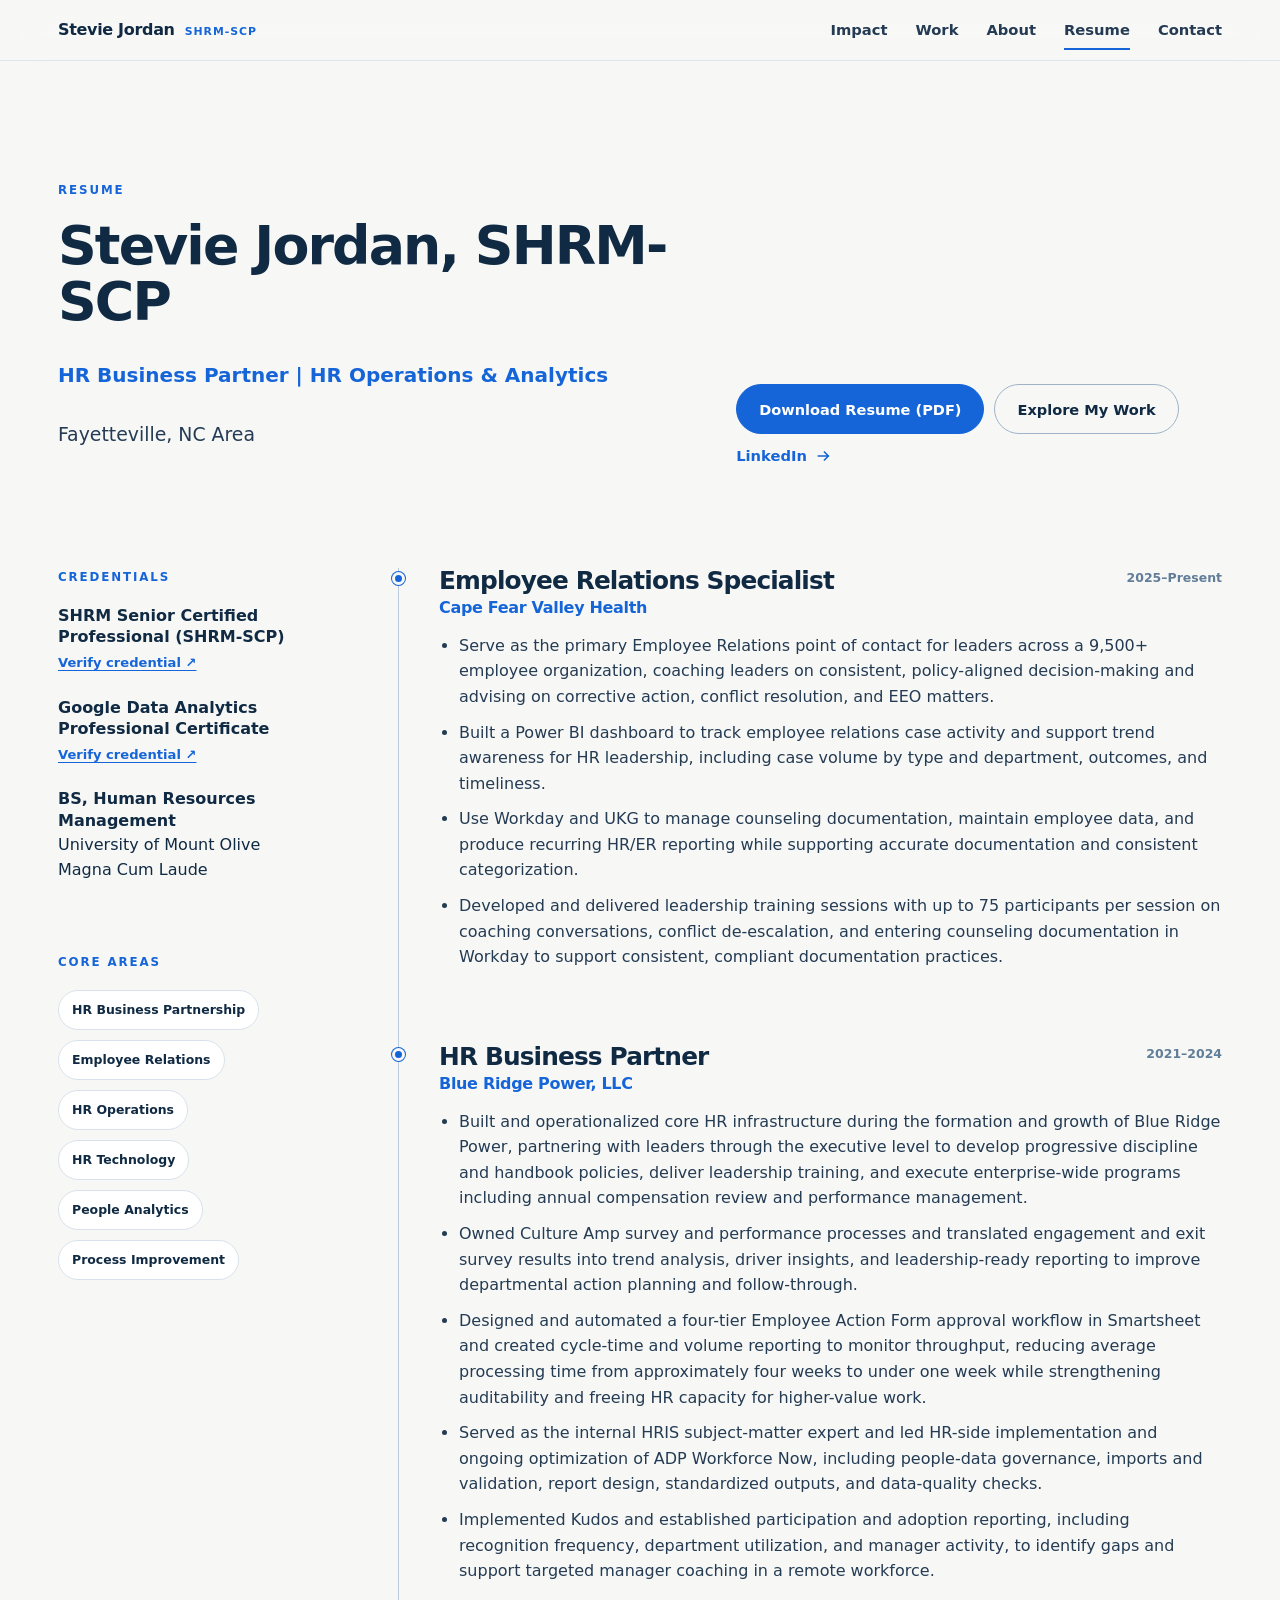
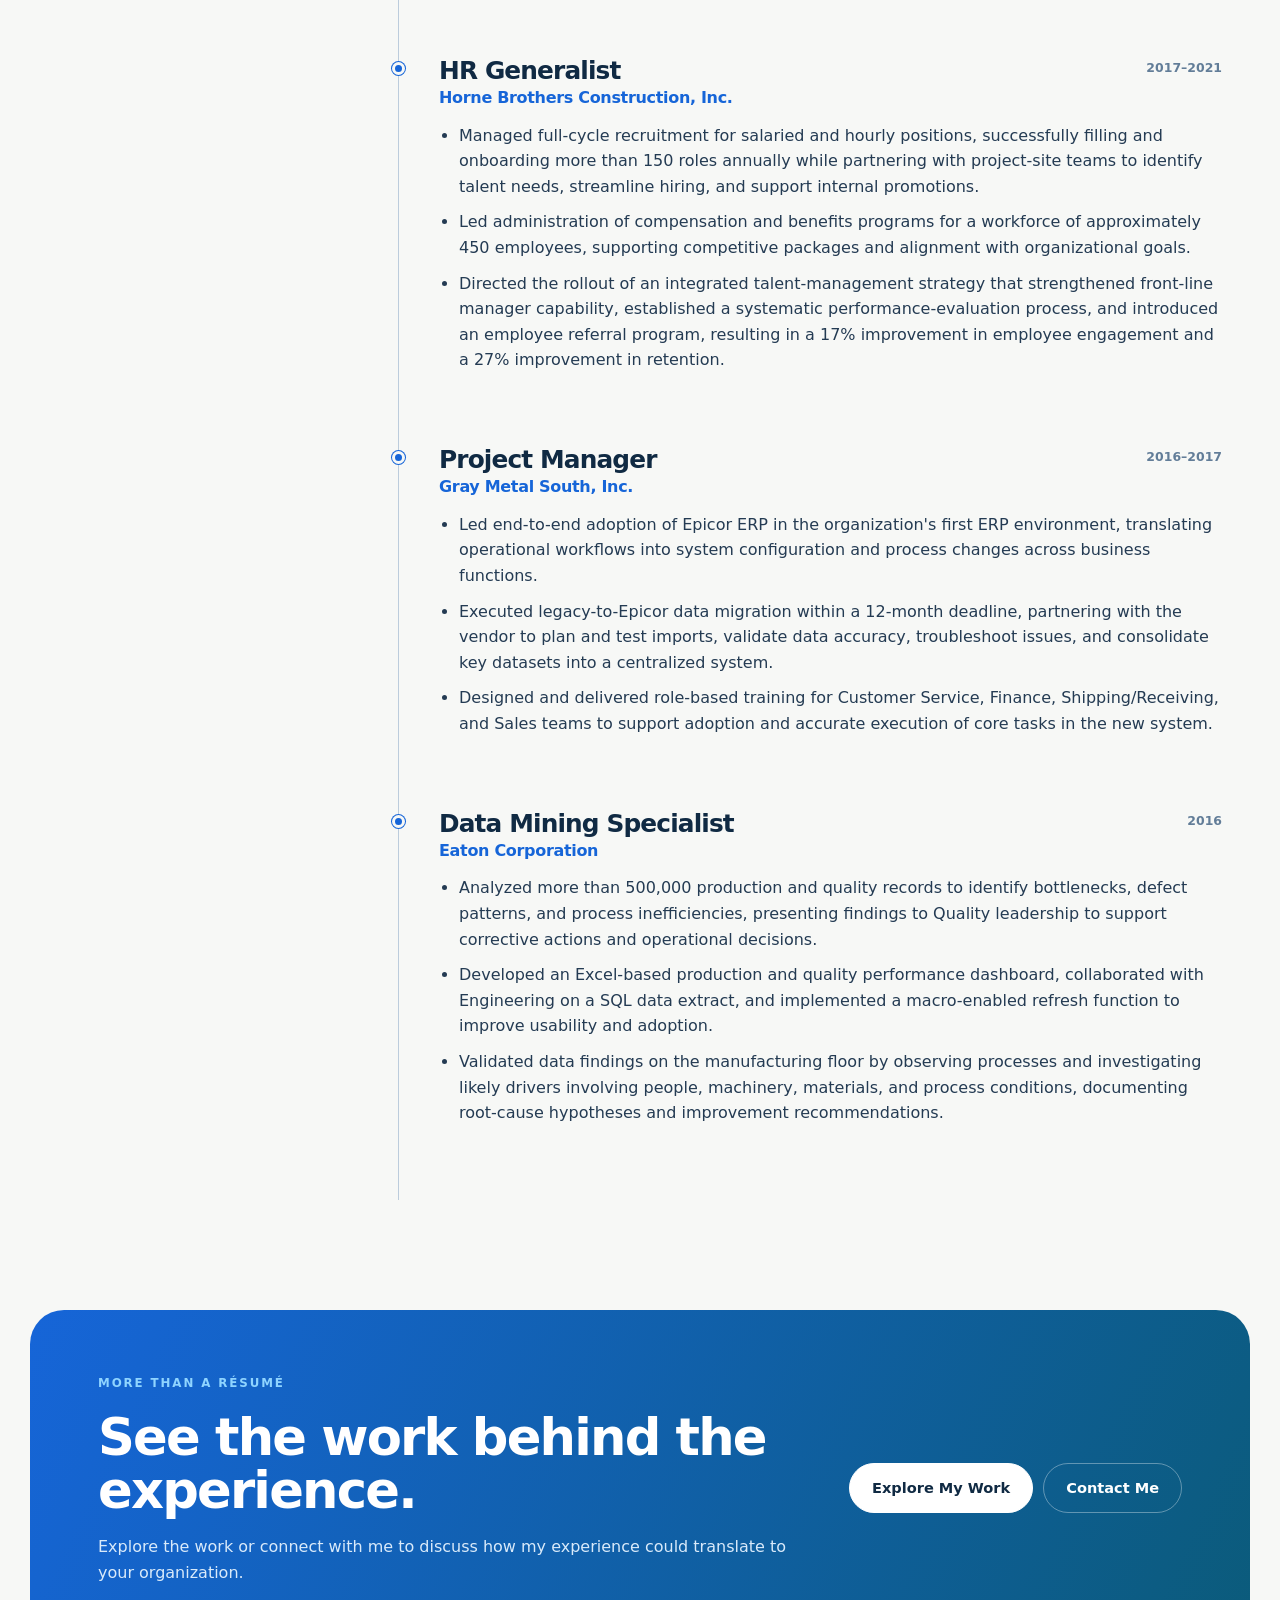
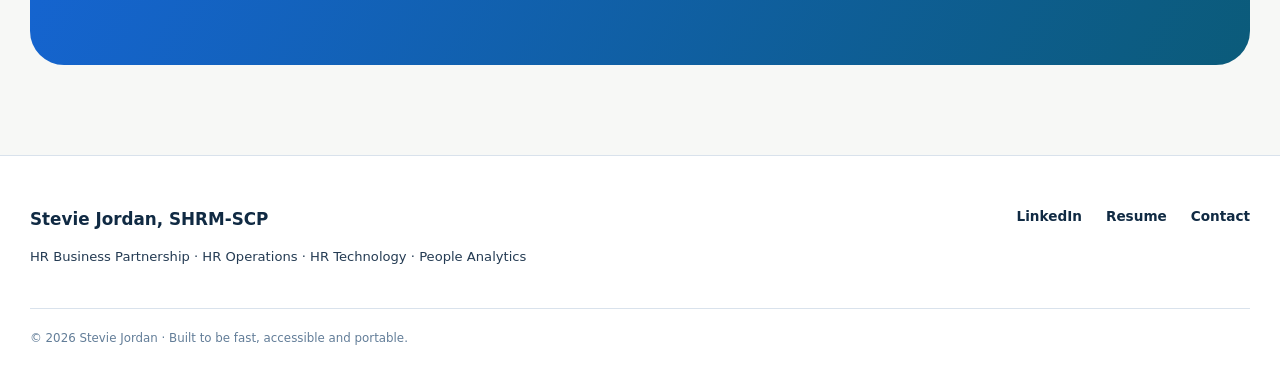
<file: resume/index.html>
<!doctype html>
<html lang="en">

<head>
<meta charset="utf-8">
<meta name="viewport" content="width=device-width, initial-scale=1">

<title>Resume | Stevie Jordan, SHRM-SCP</title>

<meta
  name="description"
  content="Resume and experience of Stevie Jordan, SHRM-SCP, an HR business partner and HR operations/analytics professional in the Fayetteville, NC area."
>

<link rel="canonical" href="https://steviejordan.me/resume/">

<meta property="og:type" content="website">
<meta property="og:title" content="Resume | Stevie Jordan, SHRM-SCP">

<meta
  property="og:description"
  content="Resume and experience of Stevie Jordan, SHRM-SCP, an HR business partner and HR operations/analytics professional in the Fayetteville, NC area."
>

<meta property="og:url" content="https://steviejordan.me/resume/">
<meta property="og:site_name" content="Stevie Jordan, SHRM-SCP">

<meta name="twitter:card" content="summary_large_image">
<meta name="theme-color" content="#102a43">

<link rel="icon" href="/assets/favicon.svg" type="image/svg+xml">
<link rel="stylesheet" href="/assets/css/styles.css">

<script type="application/ld+json">
{
  "@context": "https://schema.org",
  "@type": "Person",
  "name": "Stevie Jordan",
  "honorificSuffix": "SHRM-SCP",
  "url": "https://steviejordan.me",
  "sameAs": [
    "https://www.linkedin.com/in/StevieJordan"
  ],
  "jobTitle": "Human Resources Professional",
  "address": {
    "@type": "PostalAddress",
    "addressLocality": "Fayetteville",
    "addressRegion": "NC"
  },
  "alumniOf": {
    "@type": "CollegeOrUniversity",
    "name": "University of Mount Olive"
  }
}
</script>

<style>

/* =========================================================
   MATCH HOMEPAGE HEADER SIZE
   ========================================================= */

body[data-page="resume"] .nav-shell {
  min-height: 60px;
}

body[data-page="resume"] .nav-link {
  padding: 18px 0;
}

body[data-page="resume"] .nav-link::after {
  bottom: 10px;
}

body[data-page="resume"] .wordmark-name {
  font-size: 1rem;
}

/* Smaller Resume page heading */
body[data-page="resume"] .resume-hero h1 {
  font-size: clamp(2.4rem, 4.2vw, 4.4rem);
}


/* =========================================================
   CREDENTIALS
   ========================================================= */

body[data-page="resume"] .credential-item {
  margin-bottom: 22px;
}

body[data-page="resume"] .credential-name {
  display: block;
  font-weight: 700;
  color: var(--ink);
  line-height: 1.35;
}

body[data-page="resume"] .credential-verify {
  display: inline-block;
  margin-top: 4px;
  color: var(--blue);
  font-size: .82rem;
  font-weight: 700;
  text-decoration: underline;
  text-underline-offset: 3px;
}

body[data-page="resume"] .credential-verify:hover {
  color: var(--blue2);
}

</style>

</head>


<body data-page="resume">


<header class="site-header">

  <div class="nav-shell">

    <a
      class="wordmark"
      href="/"
      aria-label="Stevie Jordan home"
    >
      <span class="wordmark-name">Stevie Jordan</span>
      <span class="wordmark-cred">SHRM-SCP</span>
    </a>


    <button
      class="menu-button"
      type="button"
      aria-expanded="false"
      aria-controls="site-nav"
    >
      <span></span>
      <span></span>
      <span></span>
      <span class="sr-only">Open navigation</span>
    </button>


    <nav
      id="site-nav"
      class="site-nav"
      aria-label="Primary navigation"
    >

      <a class="nav-link" href="/impact/">
        Impact
      </a>

      <a class="nav-link" href="/work/">
        Work
      </a>

      <a class="nav-link" href="/about/">
        About
      </a>

      <a class="nav-link active" href="/resume/">
        Resume
      </a>

      <a class="nav-link" href="/contact/">
        Contact
      </a>

    </nav>

  </div>

</header>



<main id="main">


  <!-- RESUME HERO -->

  <section class="page-hero resume-hero">

    <div>

      <div class="eyebrow">
        Resume
      </div>

      <h1>
        Stevie Jordan, SHRM-SCP
      </h1>

      <p class="resume-title">
        HR Business Partner | HR Operations &amp; Analytics
      </p>

      <p>
        Fayetteville, NC Area
      </p>

    </div>


    <div class="resume-actions">

      <a
        class="button"
        href="/assets/Stevie-Jordan-Resume.pdf"
        download
      >
        Download Resume (PDF)
      </a>

      <a
        class="button button-secondary"
        href="/work/"
      >
        Explore My Work
      </a>

      <a
        class="text-link"
        href="https://www.linkedin.com/in/StevieJordan"
        target="_blank"
        rel="noopener"
      >
        LinkedIn

        <svg aria-hidden="true" viewBox="0 0 20 20">
          <path d="M4 10h11M11 5l5 5-5 5"/>
        </svg>

      </a>

    </div>

  </section>



  <!-- RESUME CONTENT -->

  <section class="section-shell resume-content">


    <!-- SIDEBAR -->

    <div class="resume-sidebar">


      <div>

        <div class="eyebrow">
          Credentials
        </div>


        <div class="credential-item">

          <span class="credential-name">
            SHRM Senior Certified Professional (SHRM-SCP)
          </span>

          <a
            class="credential-verify"
            href="https://www.credly.com/badges/b6b51cd6-92cb-4a65-9d5e-f8d09d4d60ac/public_url"
            target="_blank"
            rel="noopener"
          >
            Verify credential ↗
          </a>

        </div>


        <div class="credential-item">

          <span class="credential-name">
            Google Data Analytics Professional Certificate
          </span>

          <a
            class="credential-verify"
            href="https://www.credly.com/badges/211a3f95-02bc-414c-9d5b-35dff65b2a70/public_url"
            target="_blank"
            rel="noopener"
          >
            Verify credential ↗
          </a>

        </div>


        <div class="credential-item">

          <span class="credential-name">
            BS, Human Resources Management
          </span>

          <span>
            University of Mount Olive
            <br>
            Magna Cum Laude
          </span>

        </div>

      </div>



      <div>

        <div class="eyebrow">
          Core areas
        </div>

        <div class="chips vertical">

          <span>
            HR Business Partnership
          </span>

          <span>
            Employee Relations
          </span>

          <span>
            HR Operations
          </span>

          <span>
            HR Technology
          </span>

          <span>
            People Analytics
          </span>

          <span>
            Process Improvement
          </span>

        </div>

      </div>

    </div>



    <!-- EXPERIENCE -->

    <div class="timeline">


      <!-- CAPE FEAR VALLEY HEALTH -->

      <article class="timeline-item">

        <div class="timeline-marker"></div>


        <div class="timeline-head">

          <div>

            <h2>
              Employee Relations Specialist
            </h2>

            <h3>
              Cape Fear Valley Health
            </h3>

          </div>

          <span>
            2025–Present
          </span>

        </div>


        <ul>

          <li>
            Serve as the primary Employee Relations point of contact for
            leaders across a 9,500+ employee organization, coaching leaders
            on consistent, policy-aligned decision-making and advising on
            corrective action, conflict resolution, and EEO matters.
          </li>

          <li>
            Built a Power BI dashboard to track employee relations case
            activity and support trend awareness for HR leadership, including
            case volume by type and department, outcomes, and timeliness.
          </li>

          <li>
            Use Workday and UKG to manage counseling documentation, maintain
            employee data, and produce recurring HR/ER reporting while
            supporting accurate documentation and consistent categorization.
          </li>

          <li>
            Developed and delivered leadership training sessions with up to
            75 participants per session on coaching conversations, conflict
            de-escalation, and entering counseling documentation in Workday
            to support consistent, compliant documentation practices.
          </li>

        </ul>

      </article>



      <!-- BLUE RIDGE POWER -->

      <article class="timeline-item">

        <div class="timeline-marker"></div>


        <div class="timeline-head">

          <div>

            <h2>
              HR Business Partner
            </h2>

            <h3>
              Blue Ridge Power, LLC
            </h3>

          </div>

          <span>
            2021–2024
          </span>

        </div>


        <ul>

          <li>
            Built and operationalized core HR infrastructure during the
            formation and growth of Blue Ridge Power, partnering with leaders
            through the executive level to develop progressive discipline and
            handbook policies, deliver leadership training, and execute
            enterprise-wide programs including annual compensation review and
            performance management.
          </li>

          <li>
            Owned Culture Amp survey and performance processes and translated
            engagement and exit survey results into trend analysis, driver
            insights, and leadership-ready reporting to improve departmental
            action planning and follow-through.
          </li>

          <li>
            Designed and automated a four-tier Employee Action Form approval
            workflow in Smartsheet and created cycle-time and volume reporting
            to monitor throughput, reducing average processing time from
            approximately four weeks to under one week while strengthening
            auditability and freeing HR capacity for higher-value work.
          </li>

          <li>
            Served as the internal HRIS subject-matter expert and led HR-side
            implementation and ongoing optimization of ADP Workforce Now,
            including people-data governance, imports and validation, report
            design, standardized outputs, and data-quality checks.
          </li>

          <li>
            Implemented Kudos and established participation and adoption
            reporting, including recognition frequency, department
            utilization, and manager activity, to identify gaps and support
            targeted manager coaching in a remote workforce.
          </li>

        </ul>

      </article>



      <!-- HORNE BROTHERS -->

      <article class="timeline-item">

        <div class="timeline-marker"></div>


        <div class="timeline-head">

          <div>

            <h2>
              HR Generalist
            </h2>

            <h3>
              Horne Brothers Construction, Inc.
            </h3>

          </div>

          <span>
            2017–2021
          </span>

        </div>


        <ul>

          <li>
            Managed full-cycle recruitment for salaried and hourly positions,
            successfully filling and onboarding more than 150 roles annually
            while partnering with project-site teams to identify talent needs,
            streamline hiring, and support internal promotions.
          </li>

          <li>
            Led administration of compensation and benefits programs for a
            workforce of approximately 450 employees, supporting competitive
            packages and alignment with organizational goals.
          </li>

          <li>
            Directed the rollout of an integrated talent-management strategy
            that strengthened front-line manager capability, established a
            systematic performance-evaluation process, and introduced an
            employee referral program, resulting in a 17% improvement in
            employee engagement and a 27% improvement in retention.
          </li>

        </ul>

      </article>



      <!-- GRAY METAL SOUTH -->

      <article class="timeline-item">

        <div class="timeline-marker"></div>


        <div class="timeline-head">

          <div>

            <h2>
              Project Manager
            </h2>

            <h3>
              Gray Metal South, Inc.
            </h3>

          </div>

          <span>
            2016–2017
          </span>

        </div>


        <ul>

          <li>
            Led end-to-end adoption of Epicor ERP in the organization's first
            ERP environment, translating operational workflows into system
            configuration and process changes across business functions.
          </li>

          <li>
            Executed legacy-to-Epicor data migration within a 12-month
            deadline, partnering with the vendor to plan and test imports,
            validate data accuracy, troubleshoot issues, and consolidate key
            datasets into a centralized system.
          </li>

          <li>
            Designed and delivered role-based training for Customer Service,
            Finance, Shipping/Receiving, and Sales teams to support adoption
            and accurate execution of core tasks in the new system.
          </li>

        </ul>

      </article>



      <!-- EATON -->

      <article class="timeline-item">

        <div class="timeline-marker"></div>


        <div class="timeline-head">

          <div>

            <h2>
              Data Mining Specialist
            </h2>

            <h3>
              Eaton Corporation
            </h3>

          </div>

          <span>
            2016
          </span>

        </div>


        <ul>

          <li>
            Analyzed more than 500,000 production and quality records to
            identify bottlenecks, defect patterns, and process inefficiencies,
            presenting findings to Quality leadership to support corrective
            actions and operational decisions.
          </li>

          <li>
            Developed an Excel-based production and quality performance
            dashboard, collaborated with Engineering on a SQL data extract,
            and implemented a macro-enabled refresh function to improve
            usability and adoption.
          </li>

          <li>
            Validated data findings on the manufacturing floor by observing
            processes and investigating likely drivers involving people,
            machinery, materials, and process conditions, documenting
            root-cause hypotheses and improvement recommendations.
          </li>

        </ul>

      </article>


    </div>

  </section>



  <!-- FINAL CTA -->

  <section class="cta-band" data-reveal>

    <div>

      <div class="eyebrow light">
        More than a résumé
      </div>

      <h2>
        See the work behind the experience.
      </h2>

      <p>
        Explore the work or connect with me to discuss how my experience
        could translate to your organization.
      </p>

    </div>


    <div class="cta-actions">

      <a
        class="button button-light"
        href="/work/"
      >
        Explore My Work
      </a>

      <a
        class="button button-ghost-light"
        href="/contact/"
      >
        Contact Me
      </a>

    </div>

  </section>


</main>



<footer class="site-footer">

  <div class="footer-shell">

    <div>

      <a
        class="footer-name"
        href="/"
      >
        Stevie Jordan, SHRM-SCP
      </a>

      <p>
        HR Business Partnership · HR Operations · HR Technology · People Analytics
      </p>

    </div>


    <div class="footer-links">

      <a
        href="https://www.linkedin.com/in/StevieJordan"
        target="_blank"
        rel="noopener"
      >
        LinkedIn
      </a>

      <a href="/resume/">
        Resume
      </a>

      <a href="/contact/">
        Contact
      </a>

    </div>

  </div>


  <div class="footer-bottom">
    © 2026 Stevie Jordan · Built to be fast, accessible and portable.
  </div>

</footer>


<script src="/assets/js/site.js" defer></script>

</body>
</html>
</file>
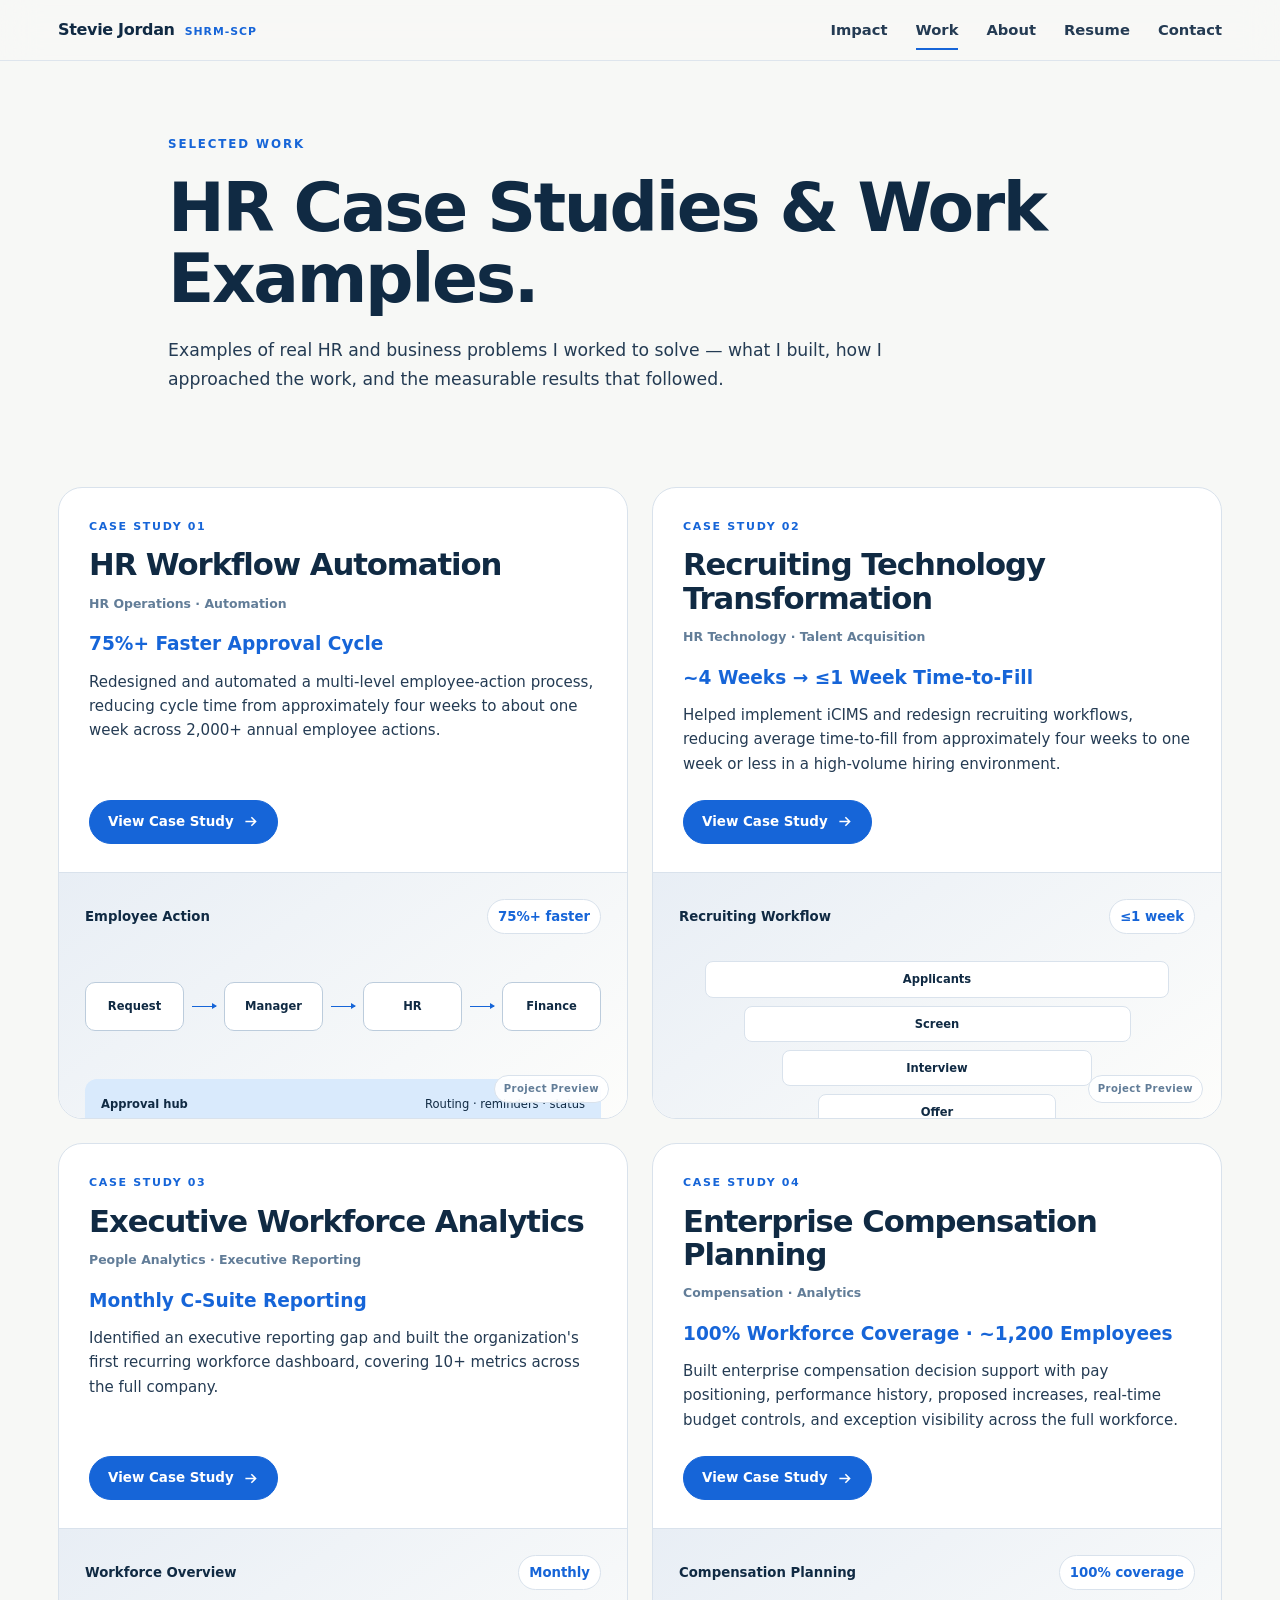
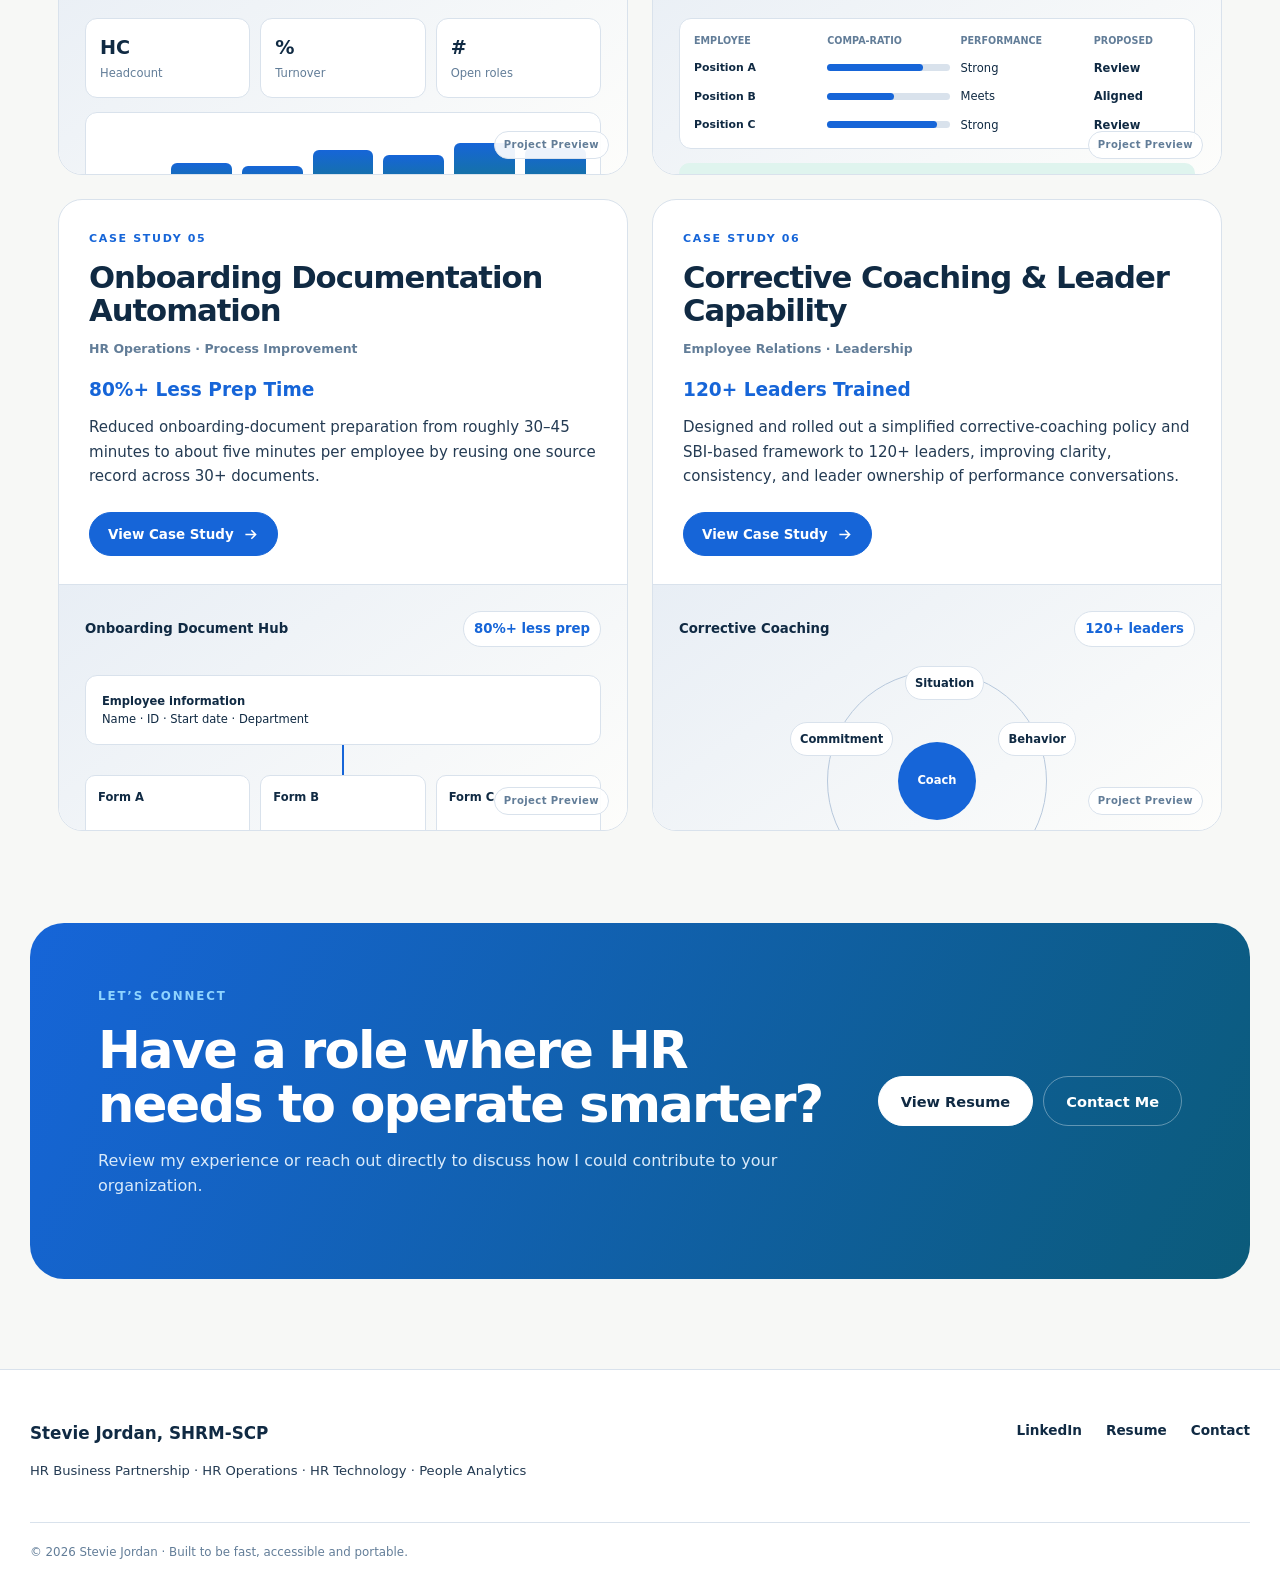
<file: work/index.html>
<!doctype html>
<html lang="en">

<head>

<meta charset="utf-8">
<meta name="viewport" content="width=device-width, initial-scale=1">

<title>HR Case Studies &amp; Work Examples | Stevie Jordan, SHRM-SCP</title>

<meta
  name="description"
  content="Explore HR case studies from Stevie Jordan, SHRM-SCP, including workflow automation, compensation planning, leadership development, workforce analytics, recruiting technology, and onboarding automation."
>

<link rel="canonical" href="https://steviejordan.me/work/">

<meta property="og:type" content="website">
<meta property="og:title" content="HR Case Studies &amp; Work Examples | Stevie Jordan, SHRM-SCP">

<meta
  property="og:description"
  content="HR case studies showing the problem, solution, and measurable impact behind Stevie Jordan's work."
>

<meta property="og:url" content="https://steviejordan.me/work/">
<meta property="og:site_name" content="Stevie Jordan, SHRM-SCP">

<meta name="twitter:card" content="summary_large_image">
<meta name="theme-color" content="#102a43">

<link rel="icon" href="/assets/favicon.svg" type="image/svg+xml">
<link rel="stylesheet" href="/assets/css/styles.css">


<script type="application/ld+json">
{
  "@context": "https://schema.org",
  "@type": "Person",
  "name": "Stevie Jordan",
  "honorificSuffix": "SHRM-SCP",
  "url": "https://steviejordan.me",
  "sameAs": [
    "https://www.linkedin.com/in/StevieJordan"
  ],
  "jobTitle": "Human Resources Professional",
  "address": {
    "@type": "PostalAddress",
    "addressLocality": "Fayetteville",
    "addressRegion": "NC"
  },
  "alumniOf": {
    "@type": "CollegeOrUniversity",
    "name": "University of Mount Olive"
  }
}
</script>


<style>

/* =========================================================
   WORK PAGE ONLY
   ========================================================= */


/* Tighter site navigation */

body[data-page="work"] .nav-shell {
  min-height: 60px;
}

body[data-page="work"] .nav-link {
  padding: 18px 0;
}

body[data-page="work"] .nav-link::after {
  bottom: 10px;
}

body[data-page="work"] .wordmark-name {
  font-size: 1rem;
}


/* =========================================================
   HERO
   ========================================================= */

body[data-page="work"] .work-page-hero {
  max-width: 1000px;
  padding: 74px 28px 48px;
}

body[data-page="work"] .work-page-hero h1 {
  font-size: clamp(2.9rem, 5.3vw, 5rem);
  max-width: 950px;
}

body[data-page="work"] .work-page-hero > p {
  font-size: 1.08rem;
  line-height: 1.65;
  max-width: 760px;
  margin-top: 22px;
}


/* =========================================================
   CASE STUDY GRID
   ========================================================= */

body[data-page="work"] .work-project-grid {
  padding-top: 28px;
  padding-bottom: 92px;
  gap: 24px;
}


/* Entire card */

body[data-page="work"] .case-study-card {
  display: flex;
  flex-direction: column;
  background: #fff;
  border: 1px solid var(--line);
  border-radius: 24px;
  overflow: hidden;
  transition:
    transform .25s ease,
    box-shadow .25s ease,
    border-color .25s ease;
}

body[data-page="work"] .case-study-card:hover {
  transform: translateY(-4px);
  box-shadow: var(--shadow);
  border-color: #9fb3c8;
}


/* =========================================================
   TEXT FIRST
   ========================================================= */

body[data-page="work"] .case-study-content {
  padding: 30px 30px 28px;
  display: flex;
  flex-direction: column;
  flex: 1;
}

body[data-page="work"] .case-study-type {
  text-transform: uppercase;
  letter-spacing: .15em;
  color: var(--blue);
  font-size: .69rem;
  font-weight: 800;
  margin-bottom: 13px;
}

body[data-page="work"] .case-study-card h2 {
  font-size: clamp(1.65rem, 2.4vw, 2.25rem);
  line-height: 1.08;
  letter-spacing: -.035em;
  margin-bottom: 12px;
}

body[data-page="work"] .case-study-category {
  font-size: .78rem;
  font-weight: 750;
  color: var(--muted);
  margin-bottom: 19px;
}

body[data-page="work"] .case-study-result {
  font-size: 1.16rem;
  line-height: 1.3;
  font-weight: 800;
  color: var(--blue);
  margin-bottom: 13px;
}

body[data-page="work"] .case-study-description {
  margin: 0 0 24px;
  font-size: .94rem;
  line-height: 1.62;
}


/* Very explicit CTA */

body[data-page="work"] .case-study-button {
  display: inline-flex;
  align-items: center;
  gap: 8px;
  width: fit-content;
  margin-top: auto;
  min-height: 44px;
  padding: 0 18px;
  border-radius: 999px;
  background: var(--blue);
  color: #fff;
  font-size: .84rem;
  font-weight: 800;
  border: 1px solid var(--blue);
  transition:
    background .2s ease,
    transform .2s ease;
}

body[data-page="work"] .case-study-button:hover {
  background: var(--blue2);
  transform: translateY(-1px);
}

body[data-page="work"] .case-study-button svg {
  width: 17px;
  fill: none;
  stroke: currentColor;
  stroke-width: 1.8;
}


/* =========================================================
   VISUAL PREVIEW AT BOTTOM
   ========================================================= */

body[data-page="work"] .case-study-preview {
  display: block;
  border-top: 1px solid var(--line);
}

body[data-page="work"] .case-study-preview .project-visual {
  border-bottom: 0;
  height: 245px;
}

body[data-page="work"] .case-study-preview-label {
  position: absolute;
  right: 18px;
  bottom: 15px;
  padding: 5px 9px;
  background: rgba(255,255,255,.92);
  border: 1px solid var(--line);
  border-radius: 999px;
  color: var(--muted);
  font-size: .63rem;
  font-weight: 800;
  letter-spacing: .04em;
}


/* =========================================================
   FINAL CTA
   ========================================================= */

body[data-page="work"] .work-final-cta {
  margin-top: 0;
}


/* =========================================================
   RESPONSIVE
   ========================================================= */

@media (max-width: 900px) {

  body[data-page="work"] .work-page-hero {
    padding-top: 58px;
  }

  body[data-page="work"] .work-project-grid {
    grid-template-columns: 1fr;
    padding-bottom: 72px;
  }

}


@media (max-width: 620px) {

  body[data-page="work"] .work-page-hero h1 {
    font-size: clamp(2.55rem, 12vw, 4rem);
  }

  body[data-page="work"] .work-page-hero {
    padding-bottom: 26px;
  }

  body[data-page="work"] .case-study-content {
    padding: 26px 24px;
  }

}

</style>

</head>



<body data-page="work">


<!-- =======================================================
     HEADER
     ======================================================= -->

<header class="site-header">

  <div class="nav-shell">

    <a
      class="wordmark"
      href="/"
      aria-label="Stevie Jordan home"
    >
      <span class="wordmark-name">Stevie Jordan</span>
      <span class="wordmark-cred">SHRM-SCP</span>
    </a>


    <button
      class="menu-button"
      type="button"
      aria-expanded="false"
      aria-controls="site-nav"
    >
      <span></span>
      <span></span>
      <span></span>
      <span class="sr-only">Open navigation</span>
    </button>


    <nav
      id="site-nav"
      class="site-nav"
      aria-label="Primary navigation"
    >

      <a class="nav-link" href="/impact/">
        Impact
      </a>

      <a class="nav-link active" href="/work/">
        Work
      </a>

      <a class="nav-link" href="/about/">
        About
      </a>

      <a class="nav-link" href="/resume/">
        Resume
      </a>

      <a class="nav-link" href="/contact/">
        Contact
      </a>

    </nav>

  </div>

</header>



<main id="main">


<!-- =======================================================
     HERO
     ======================================================= -->

<section class="page-hero work-page-hero">

  <div class="eyebrow">
    Selected work
  </div>

  <h1>
    HR Case Studies &amp; Work Examples.
  </h1>

  <p>
    Examples of real HR and business problems I worked to solve —
    what I built, how I approached the work, and the measurable
    results that followed.
  </p>

</section>



<!-- =======================================================
     CASE STUDIES
     ======================================================= -->

<section class="section-shell work-grid work-project-grid">


<!-- =======================================================
     01 — HR WORKFLOW AUTOMATION
     ======================================================= -->

<article class="case-study-card" data-reveal>

  <div class="case-study-content">

    <div class="case-study-type">
      Case Study 01
    </div>

    <h2>
      HR Workflow Automation
    </h2>

    <div class="case-study-category">
      HR Operations · Automation
    </div>

    <div class="case-study-result">
      75%+ Faster Approval Cycle
    </div>

    <p class="case-study-description">
      Redesigned and automated a multi-level employee-action
      process, reducing cycle time from approximately four weeks
      to about one week across 2,000+ annual employee actions.
    </p>

    <a
      class="case-study-button"
      href="/work/hr-workflow-automation/"
    >
      View Case Study

      <svg aria-hidden="true" viewBox="0 0 20 20">
        <path d="M4 10h11M11 5l5 5-5 5"/>
      </svg>
    </a>

  </div>


  <a
    class="case-study-preview"
    href="/work/hr-workflow-automation/"
    aria-label="View HR Workflow Automation case study"
  >

    <div
      class="project-visual visual-workflow"
      role="img"
      aria-label="Illustrative preview of HR Workflow Automation."
    >

      <div class="visual-head">
        <span>Employee Action</span>
        <span class="visual-badge">75%+ faster</span>
      </div>

      <div class="flow-row">
        <span>Request</span>
        <i></i>
        <span>Manager</span>
        <i></i>
        <span>HR</span>
        <i></i>
        <span>Finance</span>
      </div>

      <div class="flow-status">
        <b>Approval hub</b>
        <em>Routing · reminders · status</em>
      </div>

      <span class="case-study-preview-label">
        Project Preview
      </span>

    </div>

  </a>

</article>


<!-- =======================================================
     02 — RECRUITING TECHNOLOGY
     ======================================================= -->

<article class="case-study-card" data-reveal>

  <div class="case-study-content">

    <div class="case-study-type">
      Case Study 02
    </div>

    <h2>
      Recruiting Technology Transformation
    </h2>

    <div class="case-study-category">
      HR Technology · Talent Acquisition
    </div>

    <div class="case-study-result">
      ~4 Weeks → ≤1 Week Time-to-Fill
    </div>

    <p class="case-study-description">
      Helped implement iCIMS and redesign recruiting workflows,
      reducing average time-to-fill from approximately four weeks
      to one week or less in a high-volume hiring environment.
    </p>

    <a
      class="case-study-button"
      href="/work/ats-transformation/"
    >
      View Case Study

      <svg aria-hidden="true" viewBox="0 0 20 20">
        <path d="M4 10h11M11 5l5 5-5 5"/>
      </svg>
    </a>

  </div>


  <a
    class="case-study-preview"
    href="/work/ats-transformation/"
    aria-label="View Recruiting Technology Transformation case study"
  >

    <div
      class="project-visual visual-ats"
      role="img"
      aria-label="Illustrative preview of Recruiting Technology Transformation."
    >

      <div class="visual-head">
        <span>Recruiting Workflow</span>
        <span class="visual-badge">≤1 week</span>
      </div>


      <div class="ats-funnel">
        <span>Applicants</span>
        <span>Screen</span>
        <span>Interview</span>
        <span>Offer</span>
        <span>Hire</span>
      </div>

      <span class="case-study-preview-label">
        Project Preview
      </span>

    </div>

  </a>

</article>


<!-- =======================================================
     03 — EXECUTIVE ANALYTICS
     ======================================================= -->

<article class="case-study-card" data-reveal>

  <div class="case-study-content">

    <div class="case-study-type">
      Case Study 03
    </div>

    <h2>
      Executive Workforce Analytics
    </h2>

    <div class="case-study-category">
      People Analytics · Executive Reporting
    </div>

    <div class="case-study-result">
      Monthly C-Suite Reporting
    </div>

    <p class="case-study-description">
      Identified an executive reporting gap and built the
      organization's first recurring workforce dashboard,
      covering 10+ metrics across the full company.
    </p>

    <a
      class="case-study-button"
      href="/work/executive-workforce-analytics/"
    >
      View Case Study

      <svg aria-hidden="true" viewBox="0 0 20 20">
        <path d="M4 10h11M11 5l5 5-5 5"/>
      </svg>
    </a>

  </div>


  <a
    class="case-study-preview"
    href="/work/executive-workforce-analytics/"
    aria-label="View Executive Workforce Analytics case study"
  >

    <div
      class="project-visual visual-dashboard"
      role="img"
      aria-label="Illustrative preview of Executive Workforce Analytics."
    >

      <div class="visual-head">
        <span>Workforce Overview</span>
        <span class="visual-badge">Monthly</span>
      </div>


      <div class="dash-kpis">

        <div>
          <b>HC</b>
          <span>Headcount</span>
        </div>

        <div>
          <b>%</b>
          <span>Turnover</span>
        </div>

        <div>
          <b>#</b>
          <span>Open roles</span>
        </div>

      </div>


      <div class="dash-chart">
        <i style="height:36%"></i>
        <i style="height:52%"></i>
        <i style="height:48%"></i>
        <i style="height:69%"></i>
        <i style="height:62%"></i>
        <i style="height:78%"></i>
        <i style="height:71%"></i>
      </div>

      <span class="case-study-preview-label">
        Project Preview
      </span>

    </div>

  </a>

</article>


<!-- =======================================================
     04 — COMPENSATION
     ======================================================= -->

<article class="case-study-card" data-reveal>

  <div class="case-study-content">

    <div class="case-study-type">
      Case Study 04
    </div>

    <h2>
      Enterprise Compensation Planning
    </h2>

    <div class="case-study-category">
      Compensation · Analytics
    </div>

    <div class="case-study-result">
      100% Workforce Coverage · ~1,200 Employees
    </div>

    <p class="case-study-description">
      Built enterprise compensation decision support with pay
      positioning, performance history, proposed increases,
      real-time budget controls, and exception visibility across
      the full workforce.
    </p>

    <a
      class="case-study-button"
      href="/work/compensation-planning/"
    >
      View Case Study

      <svg aria-hidden="true" viewBox="0 0 20 20">
        <path d="M4 10h11M11 5l5 5-5 5"/>
      </svg>
    </a>

  </div>


  <a
    class="case-study-preview"
    href="/work/compensation-planning/"
    aria-label="View Enterprise Compensation Planning case study"
  >

    <div
      class="project-visual visual-comp"
      role="img"
      aria-label="Illustrative preview of Enterprise Compensation Planning."
    >

      <div class="visual-head">
        <span>Compensation Planning</span>
        <span class="visual-badge">100% coverage</span>
      </div>


      <div class="comp-grid">

        <span>Employee</span>
        <span>Compa-ratio</span>
        <span>Performance</span>
        <span>Proposed</span>

        <b>Position A</b>
        <i class="bar b1"></i>
        <em>Strong</em>
        <strong>Review</strong>

        <b>Position B</b>
        <i class="bar b2"></i>
        <em>Meets</em>
        <strong>Aligned</strong>

        <b>Position C</b>
        <i class="bar b3"></i>
        <em>Strong</em>
        <strong>Review</strong>

      </div>


      <div class="budget-line">
        <span>Budget impact</span>
        <b>Live view</b>
      </div>

      <span class="case-study-preview-label">
        Project Preview
      </span>

    </div>

  </a>

</article>


<!-- =======================================================
     05 — ONBOARDING AUTOMATION
     ======================================================= -->

<article class="case-study-card" data-reveal>

  <div class="case-study-content">

    <div class="case-study-type">
      Case Study 05
    </div>

    <h2>
      Onboarding Documentation Automation
    </h2>

    <div class="case-study-category">
      HR Operations · Process Improvement
    </div>

    <div class="case-study-result">
      80%+ Less Prep Time
    </div>

    <p class="case-study-description">
      Reduced onboarding-document preparation from roughly
      30–45 minutes to about five minutes per employee by
      reusing one source record across 30+ documents.
    </p>

    <a
      class="case-study-button"
      href="/work/onboarding-automation/"
    >
      View Case Study

      <svg aria-hidden="true" viewBox="0 0 20 20">
        <path d="M4 10h11M11 5l5 5-5 5"/>
      </svg>
    </a>

  </div>


  <a
    class="case-study-preview"
    href="/work/onboarding-automation/"
    aria-label="View Onboarding Documentation Automation case study"
  >

    <div
      class="project-visual visual-onboarding"
      role="img"
      aria-label="Illustrative preview of Onboarding Documentation Automation."
    >

      <div class="visual-head">
        <span>Onboarding Document Hub</span>
        <span class="visual-badge">80%+ less prep</span>
      </div>


      <div class="docs-stack">

        <div>

          <b>
            Employee information
          </b>

          <span>
            Name · ID · Start date · Department
          </span>

        </div>

        <i></i>


        <div class="doc-cards">
          <span>Form A</span>
          <span>Form B</span>
          <span>Form C</span>
        </div>

      </div>

      <span class="case-study-preview-label">
        Project Preview
      </span>

    </div>

  </a>

</article>


<!-- =======================================================
     06 — CORRECTIVE COACHING
     ======================================================= -->

<article class="case-study-card" data-reveal>

  <div class="case-study-content">

    <div class="case-study-type">
      Case Study 06
    </div>

    <h2>
      Corrective Coaching &amp; Leader Capability
    </h2>

    <div class="case-study-category">
      Employee Relations · Leadership
    </div>

    <div class="case-study-result">
      120+ Leaders Trained
    </div>

    <p class="case-study-description">
      Designed and rolled out a simplified corrective-coaching
      policy and SBI-based framework to 120+ leaders, improving
      clarity, consistency, and leader ownership of performance
      conversations.
    </p>

    <a
      class="case-study-button"
      href="/work/corrective-coaching/"
    >
      View Case Study

      <svg aria-hidden="true" viewBox="0 0 20 20">
        <path d="M4 10h11M11 5l5 5-5 5"/>
      </svg>
    </a>

  </div>


  <a
    class="case-study-preview"
    href="/work/corrective-coaching/"
    aria-label="View Corrective Coaching and Leader Capability case study"
  >

    <div
      class="project-visual visual-coaching"
      role="img"
      aria-label="Illustrative preview of Corrective Coaching and Leader Capability."
    >

      <div class="visual-head">
        <span>Corrective Coaching</span>
        <span class="visual-badge">120+ leaders</span>
      </div>


      <div class="coach-ring">

        <span>Situation</span>
        <span>Behavior</span>
        <span>Impact</span>
        <span>Perspective</span>
        <span>Commitment</span>

        <b>Coach</b>

      </div>

      <span class="case-study-preview-label">
        Project Preview
      </span>

    </div>

  </a>

</article>


</section>



<!-- =======================================================
     FINAL CTA
     ======================================================= -->

<section
  class="cta-band work-final-cta"
  data-reveal
>

  <div>

    <div class="eyebrow light">
      Let’s connect
    </div>

    <h2>
      Have a role where HR needs to operate smarter?
    </h2>

    <p>
      Review my experience or reach out directly to discuss
      how I could contribute to your organization.
    </p>

  </div>


  <div class="cta-actions">

    <a
      class="button button-light"
      href="/resume/"
    >
      View Resume
    </a>

    <a
      class="button button-ghost-light"
      href="/contact/"
    >
      Contact Me
    </a>

  </div>

</section>


</main>



<!-- =======================================================
     FOOTER
     ======================================================= -->

<footer class="site-footer">

  <div class="footer-shell">

    <div>

      <a
        class="footer-name"
        href="/"
      >
        Stevie Jordan, SHRM-SCP
      </a>

      <p>
        HR Business Partnership · HR Operations ·
        HR Technology · People Analytics
      </p>

    </div>


    <div class="footer-links">

      <a
        href="https://www.linkedin.com/in/StevieJordan"
        target="_blank"
        rel="noopener"
      >
        LinkedIn
      </a>

      <a href="/resume/">
        Resume
      </a>

      <a href="/contact/">
        Contact
      </a>

    </div>

  </div>


  <div class="footer-bottom">
    © 2026 Stevie Jordan · Built to be fast, accessible and portable.
  </div>

</footer>


<script
  src="/assets/js/site.js"
  defer
></script>


</body>

</html>
</file>
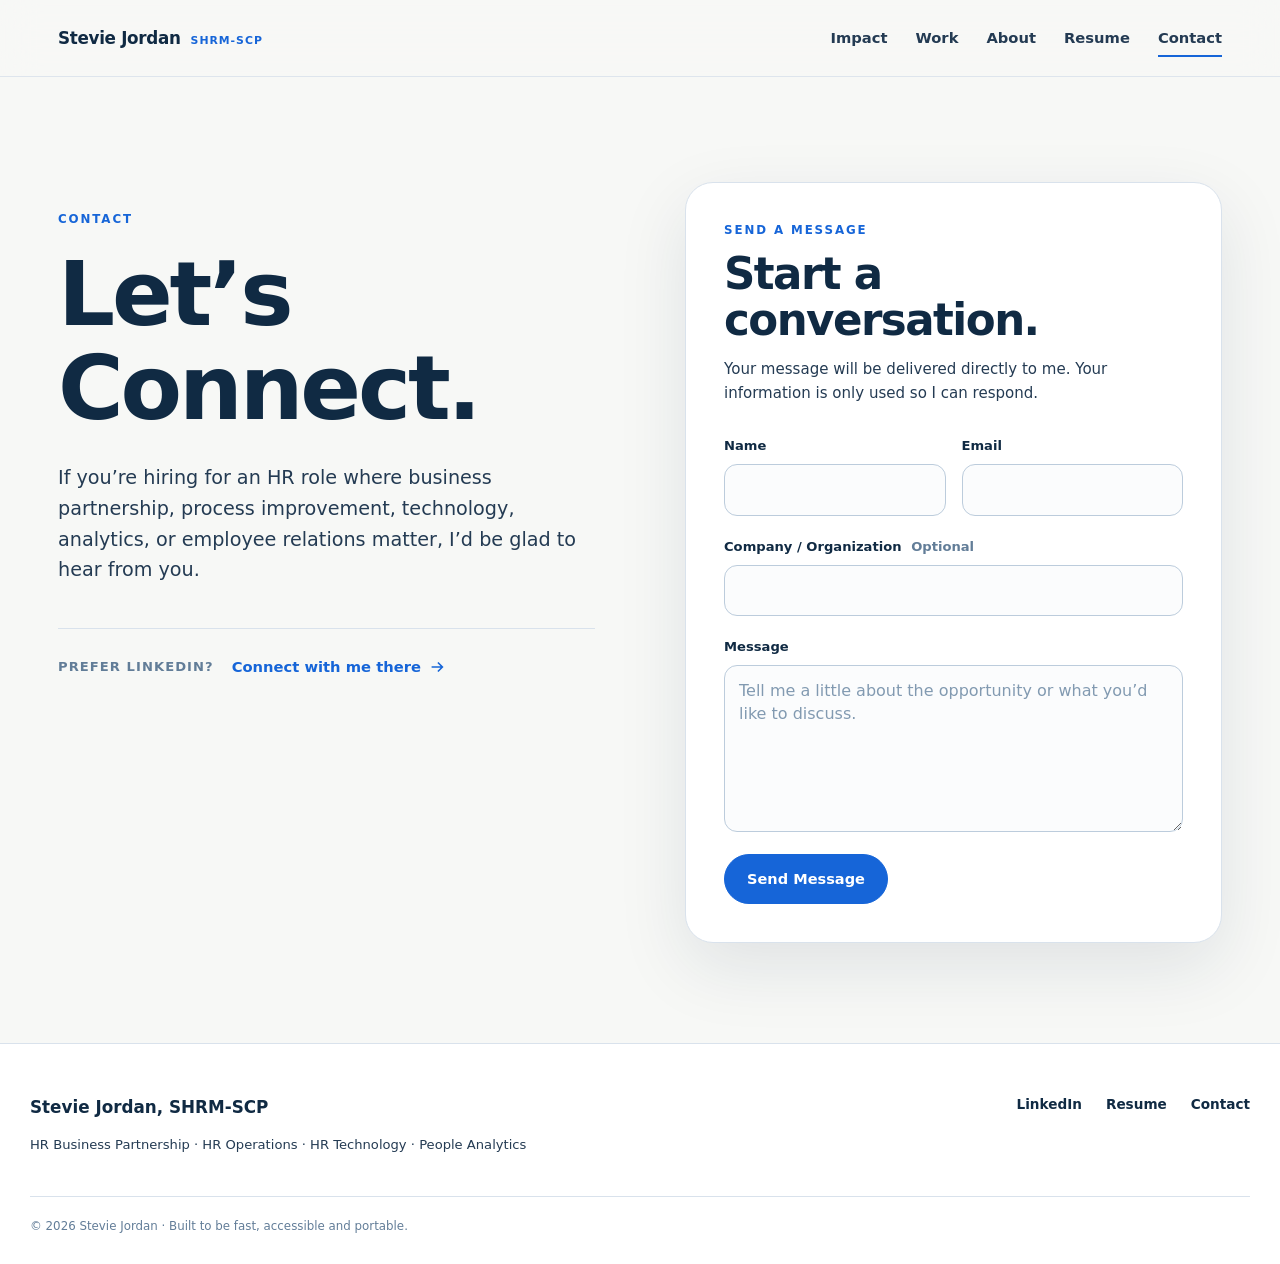
<file: UPLOAD_TO_GITHUB/contact/index.html>
<!doctype html>
<html lang="en">
<head>
<meta charset="utf-8">
<meta name="viewport" content="width=device-width, initial-scale=1">
<title>Contact Stevie Jordan, SHRM-SCP</title>
<meta name="description" content="Connect with Stevie Jordan regarding HR business partner, HR operations, HR technology, analytics, and employee relations opportunities.">
<link rel="canonical" href="https://steviejordan.me/contact/">
<meta property="og:type" content="website">
<meta property="og:title" content="Contact Stevie Jordan, SHRM-SCP">
<meta property="og:description" content="Connect with Stevie Jordan regarding HR business partner, HR operations, HR technology, analytics, and employee relations opportunities.">
<meta property="og:url" content="https://steviejordan.me/contact/">
<meta property="og:site_name" content="Stevie Jordan, SHRM-SCP">
<meta name="twitter:card" content="summary_large_image">
<meta name="theme-color" content="#102a43">
<link rel="icon" href="/assets/favicon.svg" type="image/svg+xml">
<link rel="stylesheet" href="/assets/css/styles.css">
<script type="application/ld+json">{"@context": "https://schema.org", "@type": "Person", "name": "Stevie Jordan", "honorificSuffix": "SHRM-SCP", "url": "https://steviejordan.me", "sameAs": ["https://www.linkedin.com/in/StevieJordan"], "jobTitle": "Human Resources Professional", "address": {"@type": "PostalAddress", "addressLocality": "Fayetteville", "addressRegion": "NC"}, "alumniOf": {"@type": "CollegeOrUniversity", "name": "University of Mount Olive"}}</script>

</head><body data-page="contact"><header class="site-header">
  <div class="nav-shell">
    <a class="wordmark" href="/" aria-label="Stevie Jordan home"><span class="wordmark-name">Stevie Jordan</span><span class="wordmark-cred">SHRM-SCP</span></a>
    <button class="menu-button" type="button" aria-expanded="false" aria-controls="site-nav"><span></span><span></span><span></span><span class="sr-only">Open navigation</span></button>
    <nav id="site-nav" class="site-nav" aria-label="Primary navigation"><a class="nav-link " href="/impact/">Impact</a><a class="nav-link " href="/work/">Work</a><a class="nav-link " href="/about/">About</a><a class="nav-link " href="/resume/">Resume</a><a class="nav-link active" href="/contact/">Contact</a></nav>
  </div>
</header><main id="main">
<section class="contact-hero contact-hero-form">
  <div class="contact-intro">
    <div class="eyebrow">Contact</div>
    <h1>Let’s Connect.</h1>
    <p>If you’re hiring for an HR role where business partnership, process improvement, technology, analytics, or employee relations matter, I’d be glad to hear from you.</p>
    <div class="contact-secondary">
      <span>Prefer LinkedIn?</span>
      <a class="text-link" href="https://www.linkedin.com/in/StevieJordan" target="_blank" rel="noopener">
        Connect with me there
        <svg aria-hidden="true" viewBox="0 0 20 20"><path d="M4 10h11M11 5l5 5-5 5"/></svg>
      </a>
    </div>
  </div>

  <div class="contact-form-card">
    <div class="contact-form-heading">
      <div class="eyebrow">Send a message</div>
      <h2>Start a conversation.</h2>
      <p>Your message will be delivered directly to me. Your information is only used so I can respond.</p>
    </div>

    <form class="contact-form" action="https://formspree.io/f/mbgjajwa" method="POST" data-contact-form>
      <div class="form-grid">
        <div class="form-field">
          <label for="contact-name">Name</label>
          <input id="contact-name" name="name" type="text" autocomplete="name" required>
        </div>

        <div class="form-field">
          <label for="contact-email">Email</label>
          <input id="contact-email" name="email" type="email" autocomplete="email" required>
        </div>
      </div>

      <div class="form-field">
        <label for="contact-company">Company / Organization <span>Optional</span></label>
        <input id="contact-company" name="company" type="text" autocomplete="organization">
      </div>

      <div class="form-field">
        <label for="contact-message">Message</label>
        <textarea id="contact-message" name="message" rows="6" required placeholder="Tell me a little about the opportunity or what you’d like to discuss."></textarea>
      </div>

      <input class="form-honeypot" type="text" name="_gotcha" tabindex="-1" autocomplete="off" aria-hidden="true">

      <div class="form-submit-row">
        <button class="button form-submit" type="submit">Send Message</button>
        <p class="form-status" data-form-status role="status" aria-live="polite"></p>
      </div>
    </form>
  </div>
</section>
</main><footer class="site-footer"><div class="footer-shell">
<div><a class="footer-name" href="/">Stevie Jordan, SHRM-SCP</a><p>HR Business Partnership · HR Operations · HR Technology · People Analytics</p></div>
<div class="footer-links"><a href="https://www.linkedin.com/in/StevieJordan" target="_blank" rel="noopener">LinkedIn</a><a href="/resume/">Resume</a><a href="/contact/">Contact</a></div>
</div><div class="footer-bottom">© 2026 Stevie Jordan · Built to be fast, accessible and portable.</div></footer>
<script src="/assets/js/site.js" defer></script></body></html>
</file>
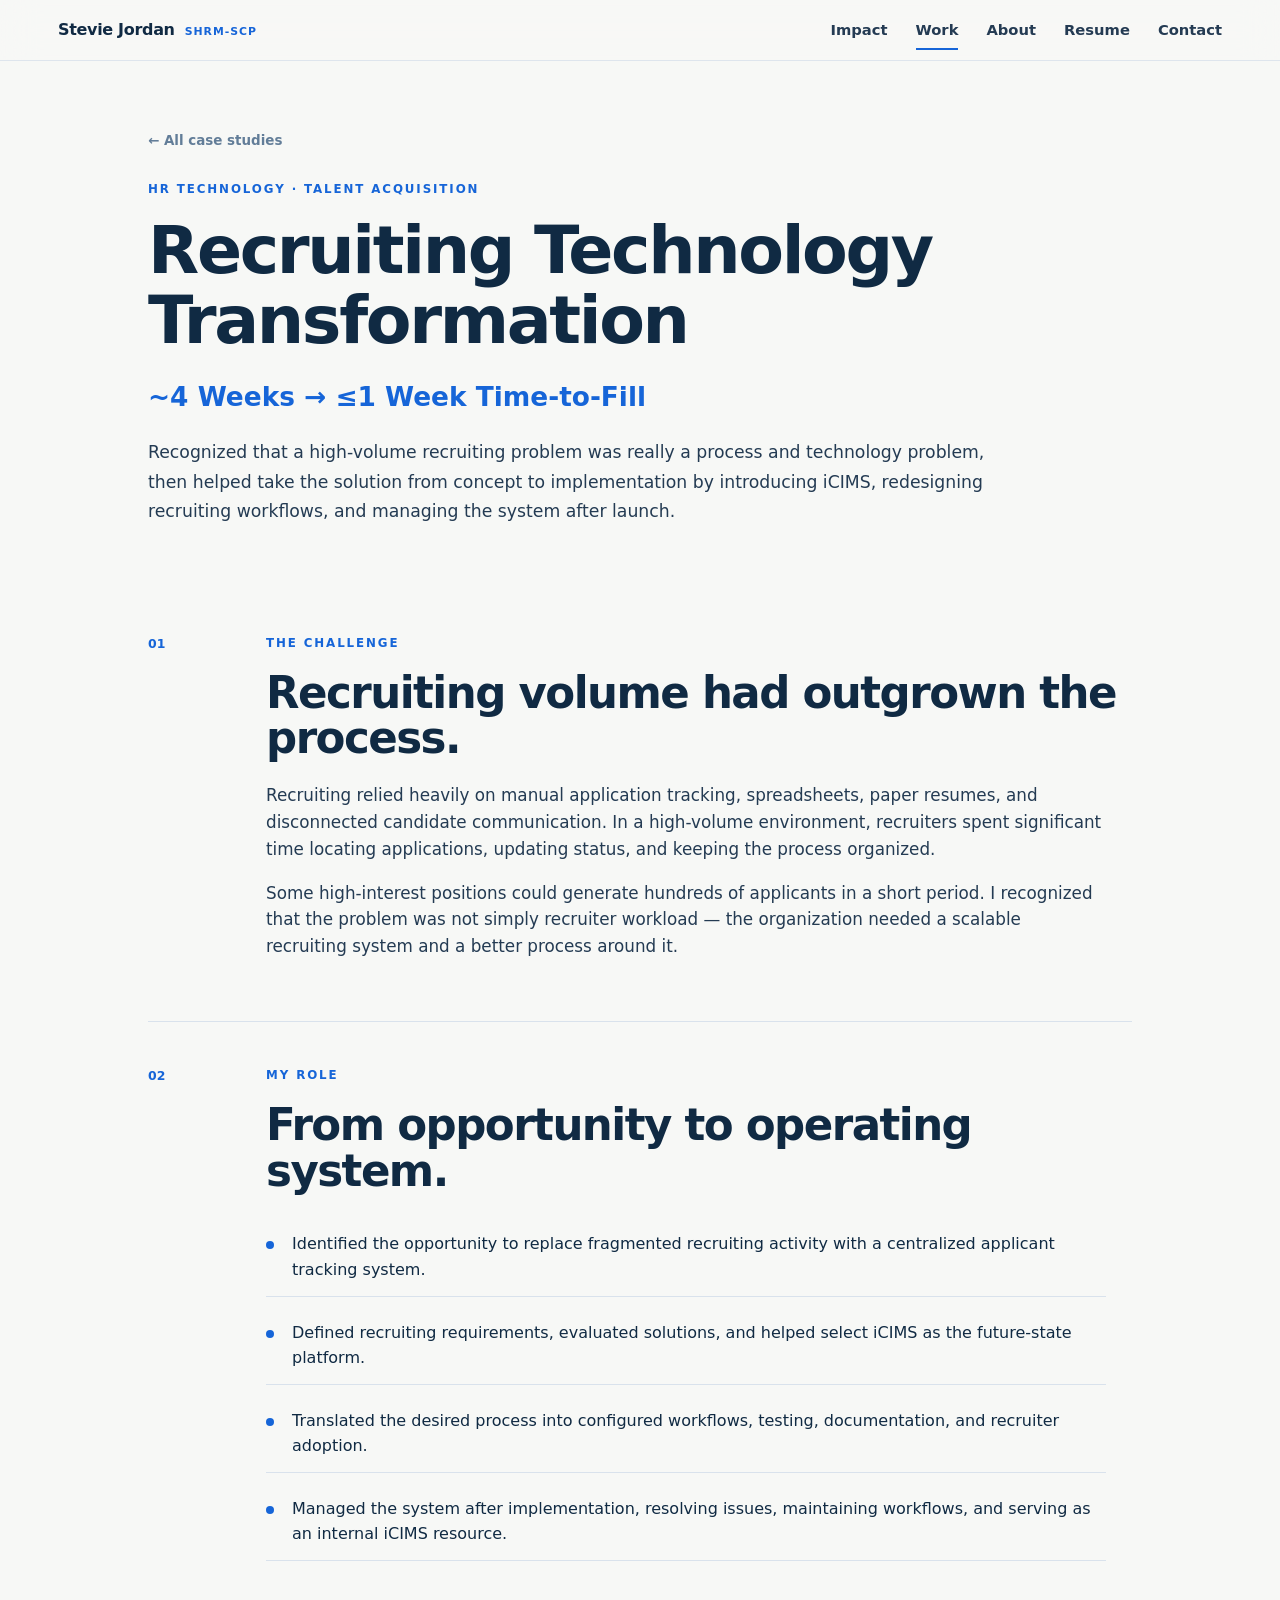
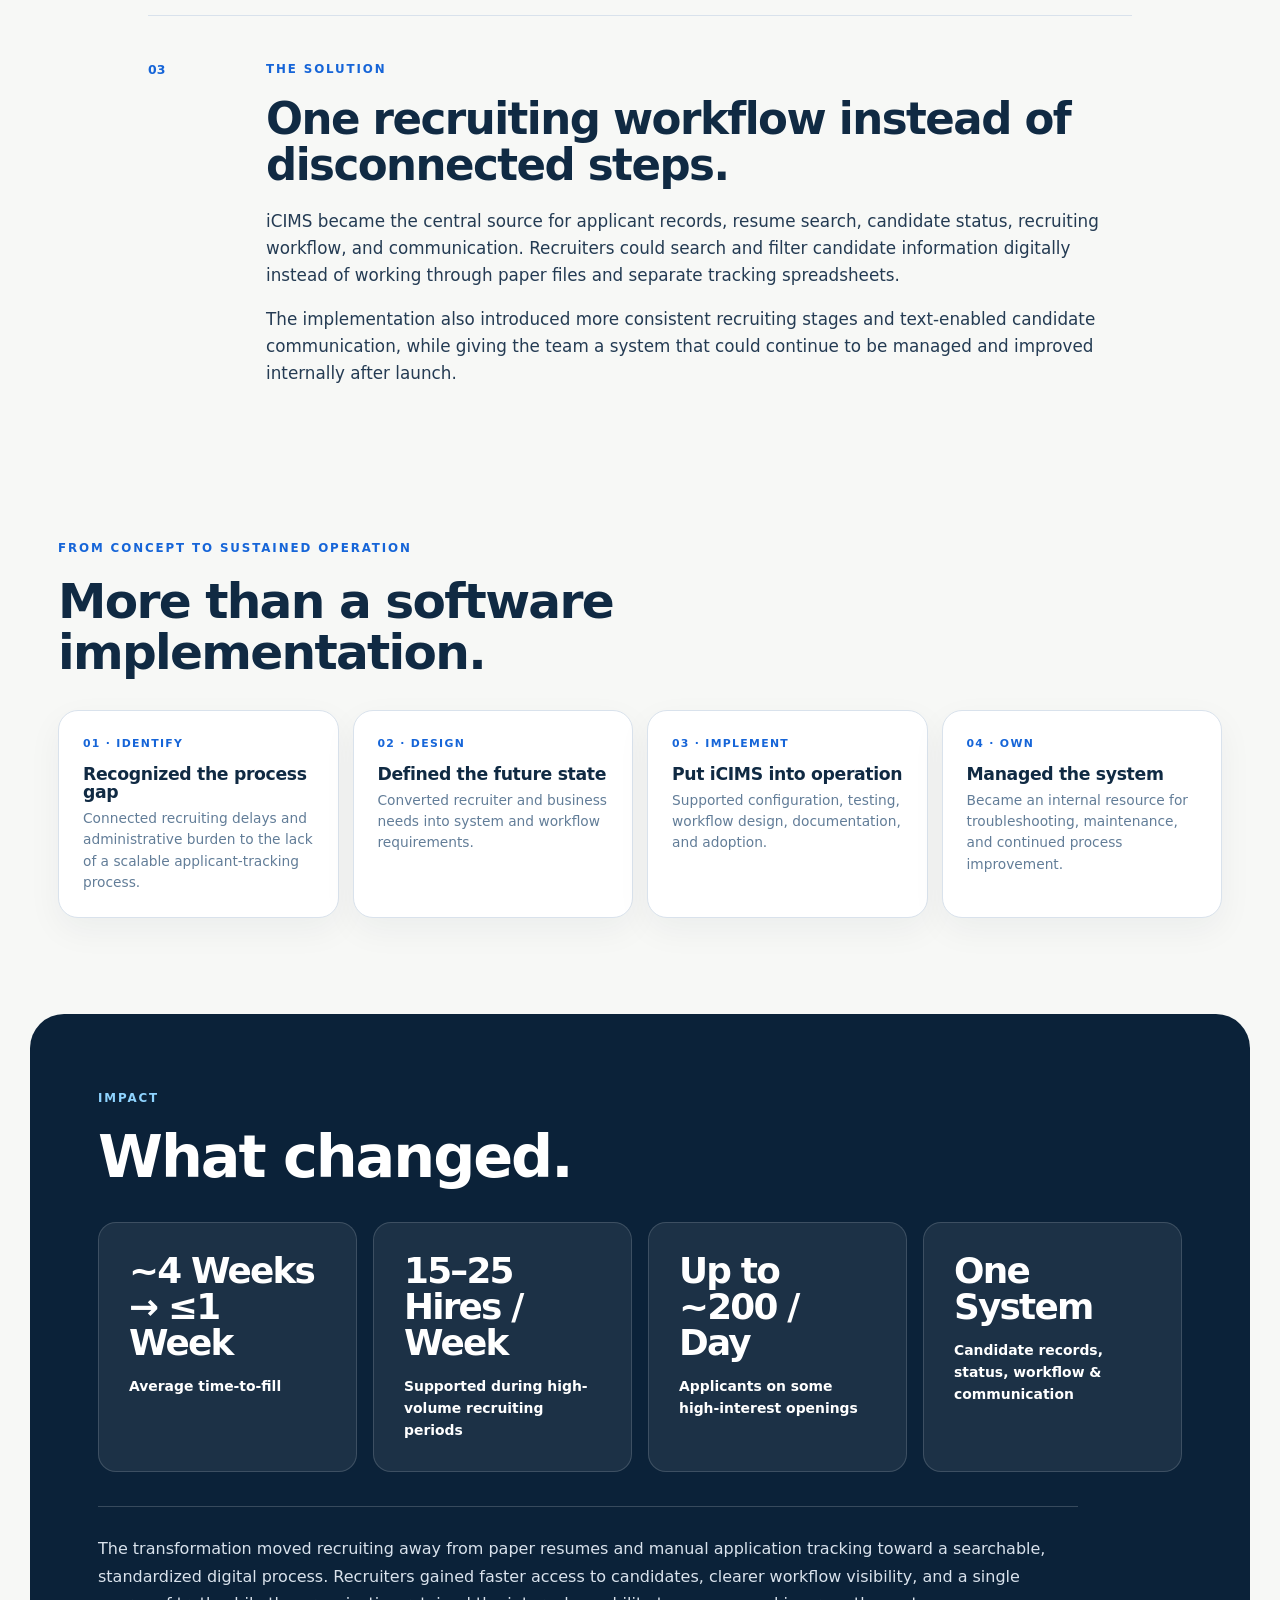
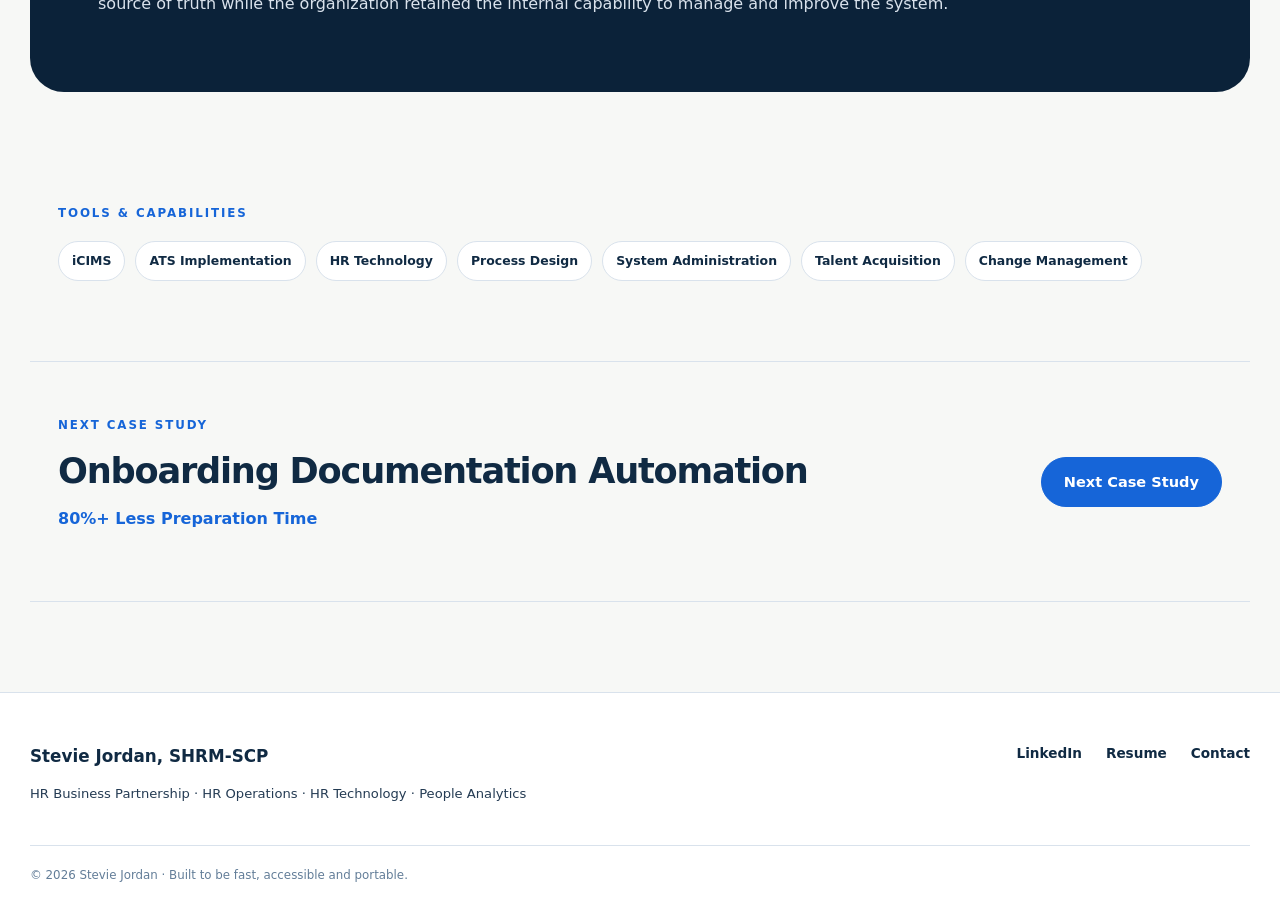
<file: work/ats-transformation/index.html>
<!doctype html>
<html lang="en">

<head>

<meta charset="utf-8">
<meta name="viewport" content="width=device-width, initial-scale=1">

<title>Recruiting Technology Transformation | ~4 Weeks to ≤1 Week | Stevie Jordan</title>

<meta
  name="description"
  content="See how Stevie Jordan identified a recruiting process gap, helped select and implement iCIMS, redesigned recruiting workflows, and managed the ATS after launch."
>

<link
  rel="canonical"
  href="https://steviejordan.me/work/ats-transformation/"
>

<meta property="og:type" content="website">

<meta
  property="og:title"
  content="Recruiting Technology Transformation | ~4 Weeks to ≤1 Week | Stevie Jordan"
>

<meta
  property="og:description"
  content="From manual applicant tracking to an integrated ATS supporting high-volume recruiting, faster hiring, and a single source of truth."
>

<meta
  property="og:url"
  content="https://steviejordan.me/work/ats-transformation/"
>

<meta
  property="og:site_name"
  content="Stevie Jordan, SHRM-SCP"
>

<meta name="twitter:card" content="summary_large_image">
<meta name="theme-color" content="#102a43">

<link
  rel="icon"
  href="/assets/favicon.svg"
  type="image/svg+xml"
>

<link
  rel="stylesheet"
  href="/assets/css/styles.css"
>


<script type="application/ld+json">
{
  "@context": "https://schema.org",
  "@type": "Person",
  "name": "Stevie Jordan",
  "honorificSuffix": "SHRM-SCP",
  "url": "https://steviejordan.me",
  "sameAs": [
    "https://www.linkedin.com/in/StevieJordan"
  ],
  "jobTitle": "Human Resources Professional",
  "address": {
    "@type": "PostalAddress",
    "addressLocality": "Fayetteville",
    "addressRegion": "NC"
  }
}
</script>


<style>

/* =========================================================
   ATS CASE STUDY
   ========================================================= */


/* COMPACT NAVIGATION */

body[data-page="work"] .nav-shell {
  min-height: 60px;
}

body[data-page="work"] .nav-link {
  padding: 18px 0;
}

body[data-page="work"] .nav-link::after {
  bottom: 10px;
}

body[data-page="work"] .wordmark-name {
  font-size: 1rem;
}


/* =========================================================
   COMPACT HERO
   ========================================================= */

body[data-page="work"] .ats-case-hero {
  max-width: 1040px;
  padding: 66px 28px 48px;
}

body[data-page="work"] .ats-case-hero h1 {
  font-size: clamp(2.9rem, 5.2vw, 5rem);
  max-width: 980px;
}

body[data-page="work"] .ats-case-hero .case-hook {
  margin-top: 20px;
  font-size: clamp(1.25rem, 2.3vw, 1.65rem);
  font-weight: 800;
  color: var(--blue);
}

body[data-page="work"] .ats-case-hero .case-summary {
  max-width: 860px;
  font-size: 1.08rem;
  line-height: 1.7;
  margin-top: 18px;
}

body[data-page="work"] .ats-case-hero .back-link {
  display: inline-block;
  margin-bottom: 28px;
}


/* =========================================================
   STORY CONTENT
   ========================================================= */

body[data-page="work"] .ats-case-content {
  padding-top: 42px;
  padding-bottom: 74px;
}

body[data-page="work"] .ats-case-content .case-section {
  padding-top: 44px;
  padding-bottom: 44px;
}

body[data-page="work"] .ats-case-content .case-section:first-child {
  padding-top: 0;
}

body[data-page="work"] .ats-case-content .case-section h2 {
  font-size: clamp(1.9rem, 3.4vw, 3rem);
}

body[data-page="work"] .ats-case-content .case-section p,
body[data-page="work"] .ats-case-content .action-list {
  max-width: 840px;
}

body[data-page="work"] .ats-case-content .action-list li {
  margin-bottom: 10px;
}


/* =========================================================
   TRANSFORMATION STRIP
   ========================================================= */

body[data-page="work"] .transformation-section {
  max-width: var(--max);
  margin: 0 auto;
  padding: 18px 28px 96px;
}

body[data-page="work"] .transformation-heading {
  max-width: 820px;
  margin-bottom: 32px;
}

body[data-page="work"] .transformation-heading h2 {
  font-size: clamp(2.1rem, 3.8vw, 3.5rem);
}

body[data-page="work"] .transformation-grid {
  display: grid;
  grid-template-columns: repeat(4, 1fr);
  gap: 14px;
}

body[data-page="work"] .transformation-card {
  padding: 24px;
  background: #fff;
  border: 1px solid var(--line);
  border-radius: 20px;
  box-shadow: 0 12px 34px rgba(16,42,67,.05);
}

body[data-page="work"] .transformation-number {
  color: var(--blue);
  font-size: .68rem;
  font-weight: 800;
  letter-spacing: .12em;
  text-transform: uppercase;
  margin-bottom: 12px;
}

body[data-page="work"] .transformation-card h3 {
  font-size: 1.08rem;
  margin-bottom: 7px;
}

body[data-page="work"] .transformation-card p {
  margin: 0;
  color: var(--muted);
  font-size: .86rem;
  line-height: 1.55;
}


/* =========================================================
   IMPACT
   ========================================================= */

body[data-page="work"] .ats-impact {
  margin-top: 0;
}

body[data-page="work"] .ats-impact .case-impact-grid {
  gap: 16px;
}

body[data-page="work"] .ats-impact .metric-card {
  min-height: 165px;
}

body[data-page="work"] .ats-impact .metric-value {
  font-size: clamp(1.7rem, 2.8vw, 2.6rem);
}

body[data-page="work"] .impact-narrative {
  max-width: 980px;
  margin-top: 34px;
  padding-top: 28px;
  border-top: 1px solid rgba(255,255,255,.18);
}

body[data-page="work"] .impact-narrative p {
  color: #d9e2ec;
  font-size: 1rem;
  line-height: 1.7;
  margin: 0;
}


/* =========================================================
   TOOLS
   ========================================================= */

body[data-page="work"] .ats-tools {
  padding-top: 72px;
  padding-bottom: 80px;
}


/* =========================================================
   RESPONSIVE
   ========================================================= */

@media (max-width: 900px) {

  body[data-page="work"] .ats-case-hero {
    padding-top: 52px;
  }

  body[data-page="work"] .transformation-grid {
    grid-template-columns: repeat(2, 1fr);
  }

}


@media (max-width: 620px) {

  body[data-page="work"] .ats-case-hero h1 {
    font-size: clamp(2.5rem, 12vw, 4rem);
  }

  body[data-page="work"] .transformation-grid {
    grid-template-columns: 1fr;
  }

}

</style>

</head>



<body data-page="work">


<!-- =======================================================
     HEADER
     ======================================================= -->

<header class="site-header">

  <div class="nav-shell">

    <a
      class="wordmark"
      href="/"
      aria-label="Stevie Jordan home"
    >
      <span class="wordmark-name">
        Stevie Jordan
      </span>

      <span class="wordmark-cred">
        SHRM-SCP
      </span>
    </a>


    <button
      class="menu-button"
      type="button"
      aria-expanded="false"
      aria-controls="site-nav"
    >
      <span></span>
      <span></span>
      <span></span>

      <span class="sr-only">
        Open navigation
      </span>
    </button>


    <nav
      id="site-nav"
      class="site-nav"
      aria-label="Primary navigation"
    >

      <a class="nav-link" href="/impact/">
        Impact
      </a>

      <a class="nav-link active" href="/work/">
        Work
      </a>

      <a class="nav-link" href="/about/">
        About
      </a>

      <a class="nav-link" href="/resume/">
        Resume
      </a>

      <a class="nav-link" href="/contact/">
        Contact
      </a>

    </nav>

  </div>

</header>



<main id="main">


<!-- =======================================================
     HERO
     ======================================================= -->

<section class="case-hero ats-case-hero">

  <a
    class="back-link"
    href="/work/"
  >
    ← All case studies
  </a>


  <div class="eyebrow">
    HR Technology · Talent Acquisition
  </div>


  <h1>
    Recruiting Technology Transformation
  </h1>


  <p class="case-hook">
    ~4 Weeks → ≤1 Week Time-to-Fill
  </p>


  <p class="case-summary">
    Recognized that a high-volume recruiting problem was really
    a process and technology problem, then helped take the
    solution from concept to implementation by introducing iCIMS,
    redesigning recruiting workflows, and managing the system
    after launch.
  </p>

</section>



<!-- =======================================================
     STORY
     ======================================================= -->

<section class="case-content ats-case-content">

  <div class="case-main">


    <!-- CHALLENGE -->

    <section class="case-section">

      <div class="section-number">
        01
      </div>


      <div>

        <div class="eyebrow">
          The challenge
        </div>

        <h2>
          Recruiting volume had outgrown the process.
        </h2>

        <p>
          Recruiting relied heavily on manual application
          tracking, spreadsheets, paper resumes, and disconnected
          candidate communication. In a high-volume environment,
          recruiters spent significant time locating applications,
          updating status, and keeping the process organized.
        </p>

        <p>
          Some high-interest positions could generate hundreds of
          applicants in a short period. I recognized that the
          problem was not simply recruiter workload — the
          organization needed a scalable recruiting system and a
          better process around it.
        </p>

      </div>

    </section>



    <!-- MY ROLE -->

    <section class="case-section">

      <div class="section-number">
        02
      </div>


      <div>

        <div class="eyebrow">
          My role
        </div>

        <h2>
          From opportunity to operating system.
        </h2>


        <ul class="action-list">

          <li>
            Identified the opportunity to replace fragmented
            recruiting activity with a centralized applicant
            tracking system.
          </li>

          <li>
            Defined recruiting requirements, evaluated solutions,
            and helped select iCIMS as the future-state platform.
          </li>

          <li>
            Translated the desired process into configured
            workflows, testing, documentation, and recruiter
            adoption.
          </li>

          <li>
            Managed the system after implementation, resolving
            issues, maintaining workflows, and serving as an
            internal iCIMS resource.
          </li>

        </ul>

      </div>

    </section>



    <!-- SOLUTION -->

    <section class="case-section">

      <div class="section-number">
        03
      </div>


      <div>

        <div class="eyebrow">
          The solution
        </div>

        <h2>
          One recruiting workflow instead of disconnected steps.
        </h2>

        <p>
          iCIMS became the central source for applicant records,
          resume search, candidate status, recruiting workflow,
          and communication. Recruiters could search and filter
          candidate information digitally instead of working
          through paper files and separate tracking spreadsheets.
        </p>

        <p>
          The implementation also introduced more consistent
          recruiting stages and text-enabled candidate
          communication, while giving the team a system that
          could continue to be managed and improved internally
          after launch.
        </p>

      </div>

    </section>


  </div>

</section>



<!-- =======================================================
     IMPLEMENTATION JOURNEY
     ======================================================= -->

<section class="transformation-section">

  <div
    class="transformation-heading"
    data-reveal
  >

    <div class="eyebrow">
      From concept to sustained operation
    </div>

    <h2>
      More than a software implementation.
    </h2>

  </div>


  <div class="transformation-grid">


    <div
      class="transformation-card"
      data-reveal
    >

      <div class="transformation-number">
        01 · Identify
      </div>

      <h3>
        Recognized the process gap
      </h3>

      <p>
        Connected recruiting delays and administrative burden
        to the lack of a scalable applicant-tracking process.
      </p>

    </div>



    <div
      class="transformation-card"
      data-reveal
    >

      <div class="transformation-number">
        02 · Design
      </div>

      <h3>
        Defined the future state
      </h3>

      <p>
        Converted recruiter and business needs into system and
        workflow requirements.
      </p>

    </div>



    <div
      class="transformation-card"
      data-reveal
    >

      <div class="transformation-number">
        03 · Implement
      </div>

      <h3>
        Put iCIMS into operation
      </h3>

      <p>
        Supported configuration, testing, workflow design,
        documentation, and adoption.
      </p>

    </div>



    <div
      class="transformation-card"
      data-reveal
    >

      <div class="transformation-number">
        04 · Own
      </div>

      <h3>
        Managed the system
      </h3>

      <p>
        Became an internal resource for troubleshooting,
        maintenance, and continued process improvement.
      </p>

    </div>


  </div>

</section>



<!-- =======================================================
     IMPACT
     ======================================================= -->

<section class="case-impact ats-impact">

  <div class="case-impact-heading">

    <div class="eyebrow light">
      Impact
    </div>

    <h2>
      What changed.
    </h2>

  </div>


  <div class="case-impact-grid">


    <div class="metric-card metric-card-small">

      <div class="metric-value">
        ~4 Weeks → ≤1 Week
      </div>

      <div class="metric-label">
        Average time-to-fill
      </div>

    </div>



    <div class="metric-card metric-card-small">

      <div class="metric-value">
        15–25 Hires / Week
      </div>

      <div class="metric-label">
        Supported during high-volume recruiting periods
      </div>

    </div>



    <div class="metric-card metric-card-small">

      <div class="metric-value">
        Up to ~200 / Day
      </div>

      <div class="metric-label">
        Applicants on some high-interest openings
      </div>

    </div>



    <div class="metric-card metric-card-small">

      <div class="metric-value">
        One System
      </div>

      <div class="metric-label">
        Candidate records, status, workflow &amp; communication
      </div>

    </div>


  </div>


  <div class="impact-narrative">

    <p>
      The transformation moved recruiting away from paper resumes
      and manual application tracking toward a searchable,
      standardized digital process. Recruiters gained faster
      access to candidates, clearer workflow visibility, and a
      single source of truth while the organization retained the
      internal capability to manage and improve the system.
    </p>

  </div>

</section>



<!-- =======================================================
     TOOLS & CAPABILITIES
     ======================================================= -->

<section class="section-shell tools-section ats-tools">

  <div class="eyebrow">
    Tools &amp; capabilities
  </div>


  <div class="chips">

    <span>
      iCIMS
    </span>

    <span>
      ATS Implementation
    </span>

    <span>
      HR Technology
    </span>

    <span>
      Process Design
    </span>

    <span>
      System Administration
    </span>

    <span>
      Talent Acquisition
    </span>

    <span>
      Change Management
    </span>

  </div>

</section>



<!-- =======================================================
     NEXT CASE STUDY
     ======================================================= -->

<section class="next-project">

  <div>

    <div class="eyebrow">
      Next case study
    </div>

    <h2>
      Onboarding Documentation Automation
    </h2>

    <p>
      80%+ Less Preparation Time
    </p>

  </div>


  <a
    class="button"
    href="/work/onboarding-automation/"
  >
    Next Case Study
  </a>

</section>


</main>



<!-- =======================================================
     FOOTER
     ======================================================= -->

<footer class="site-footer">

  <div class="footer-shell">

    <div>

      <a
        class="footer-name"
        href="/"
      >
        Stevie Jordan, SHRM-SCP
      </a>

      <p>
        HR Business Partnership · HR Operations ·
        HR Technology · People Analytics
      </p>

    </div>


    <div class="footer-links">

      <a
        href="https://www.linkedin.com/in/StevieJordan"
        target="_blank"
        rel="noopener"
      >
        LinkedIn
      </a>

      <a href="/resume/">
        Resume
      </a>

      <a href="/contact/">
        Contact
      </a>

    </div>

  </div>


  <div class="footer-bottom">
    © 2026 Stevie Jordan · Built to be fast, accessible and portable.
  </div>

</footer>


<script
  src="/assets/js/site.js"
  defer
></script>


</body>

</html>
</file>
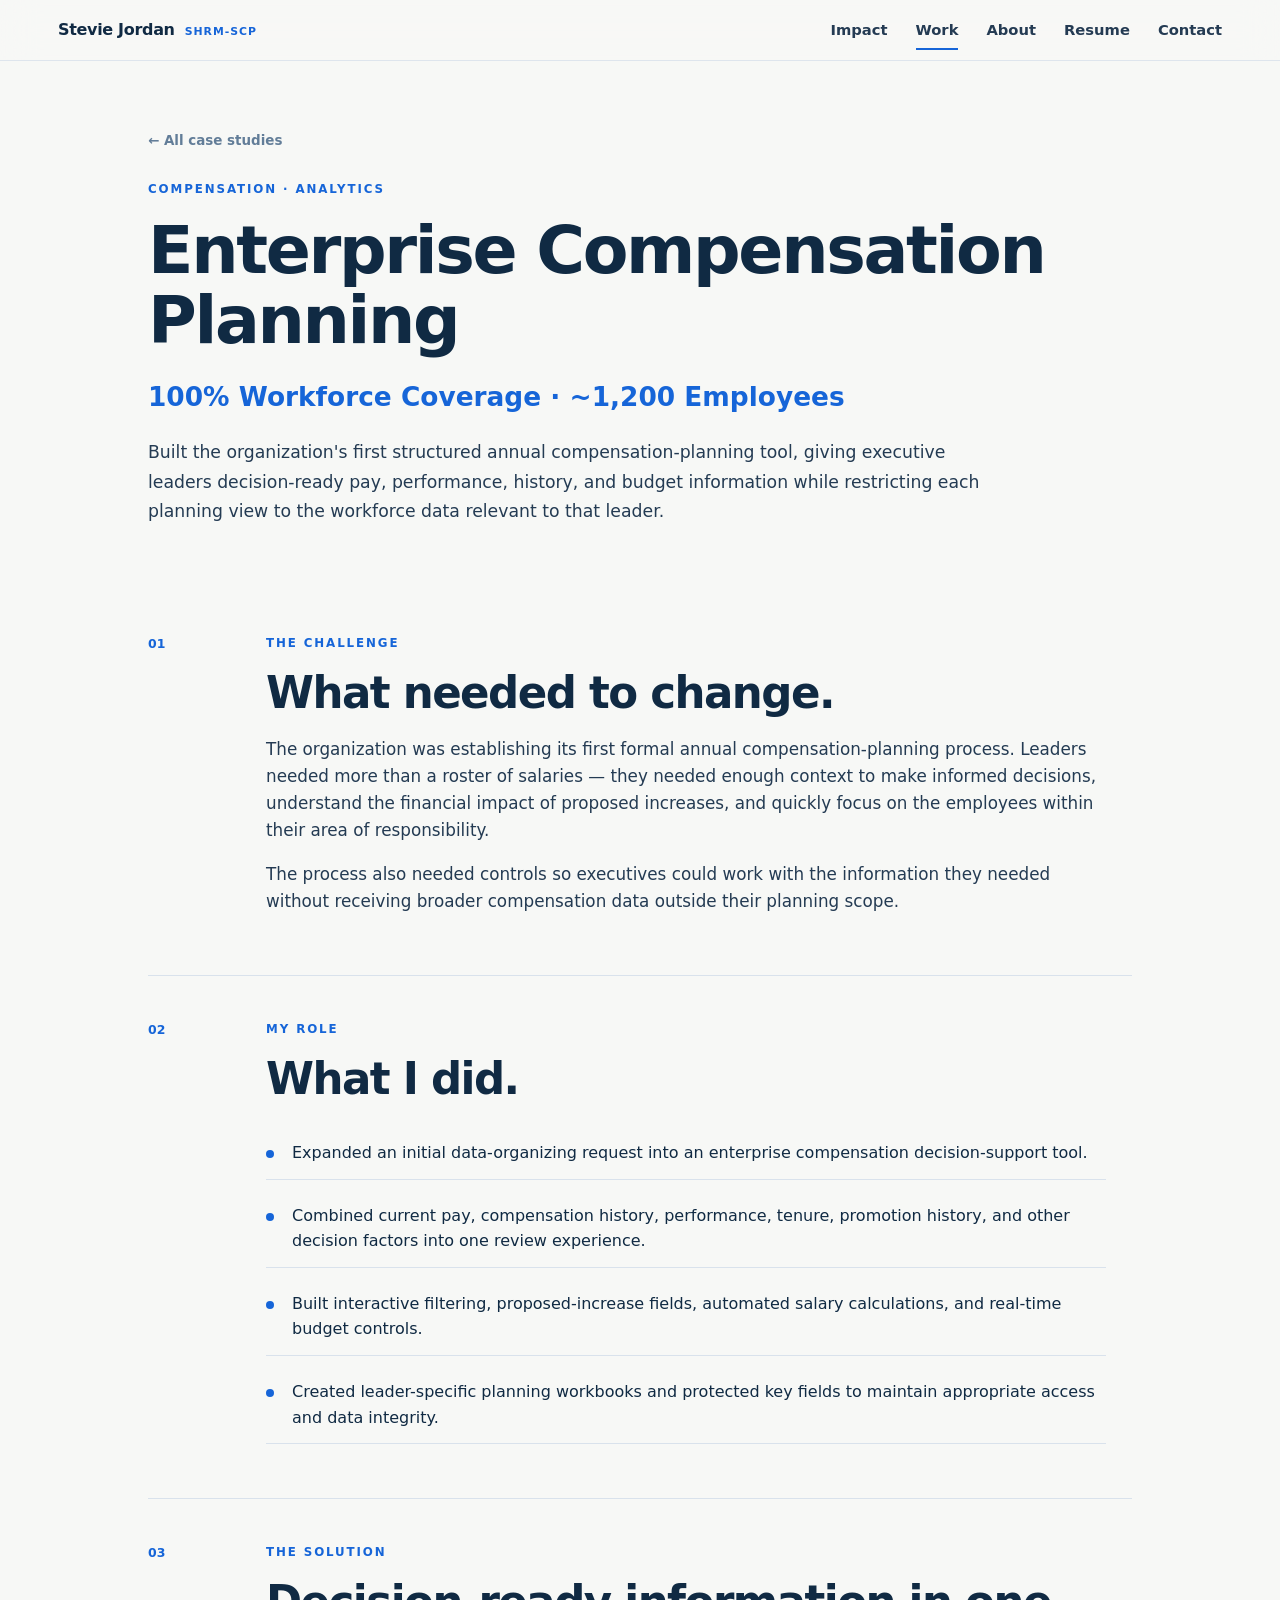
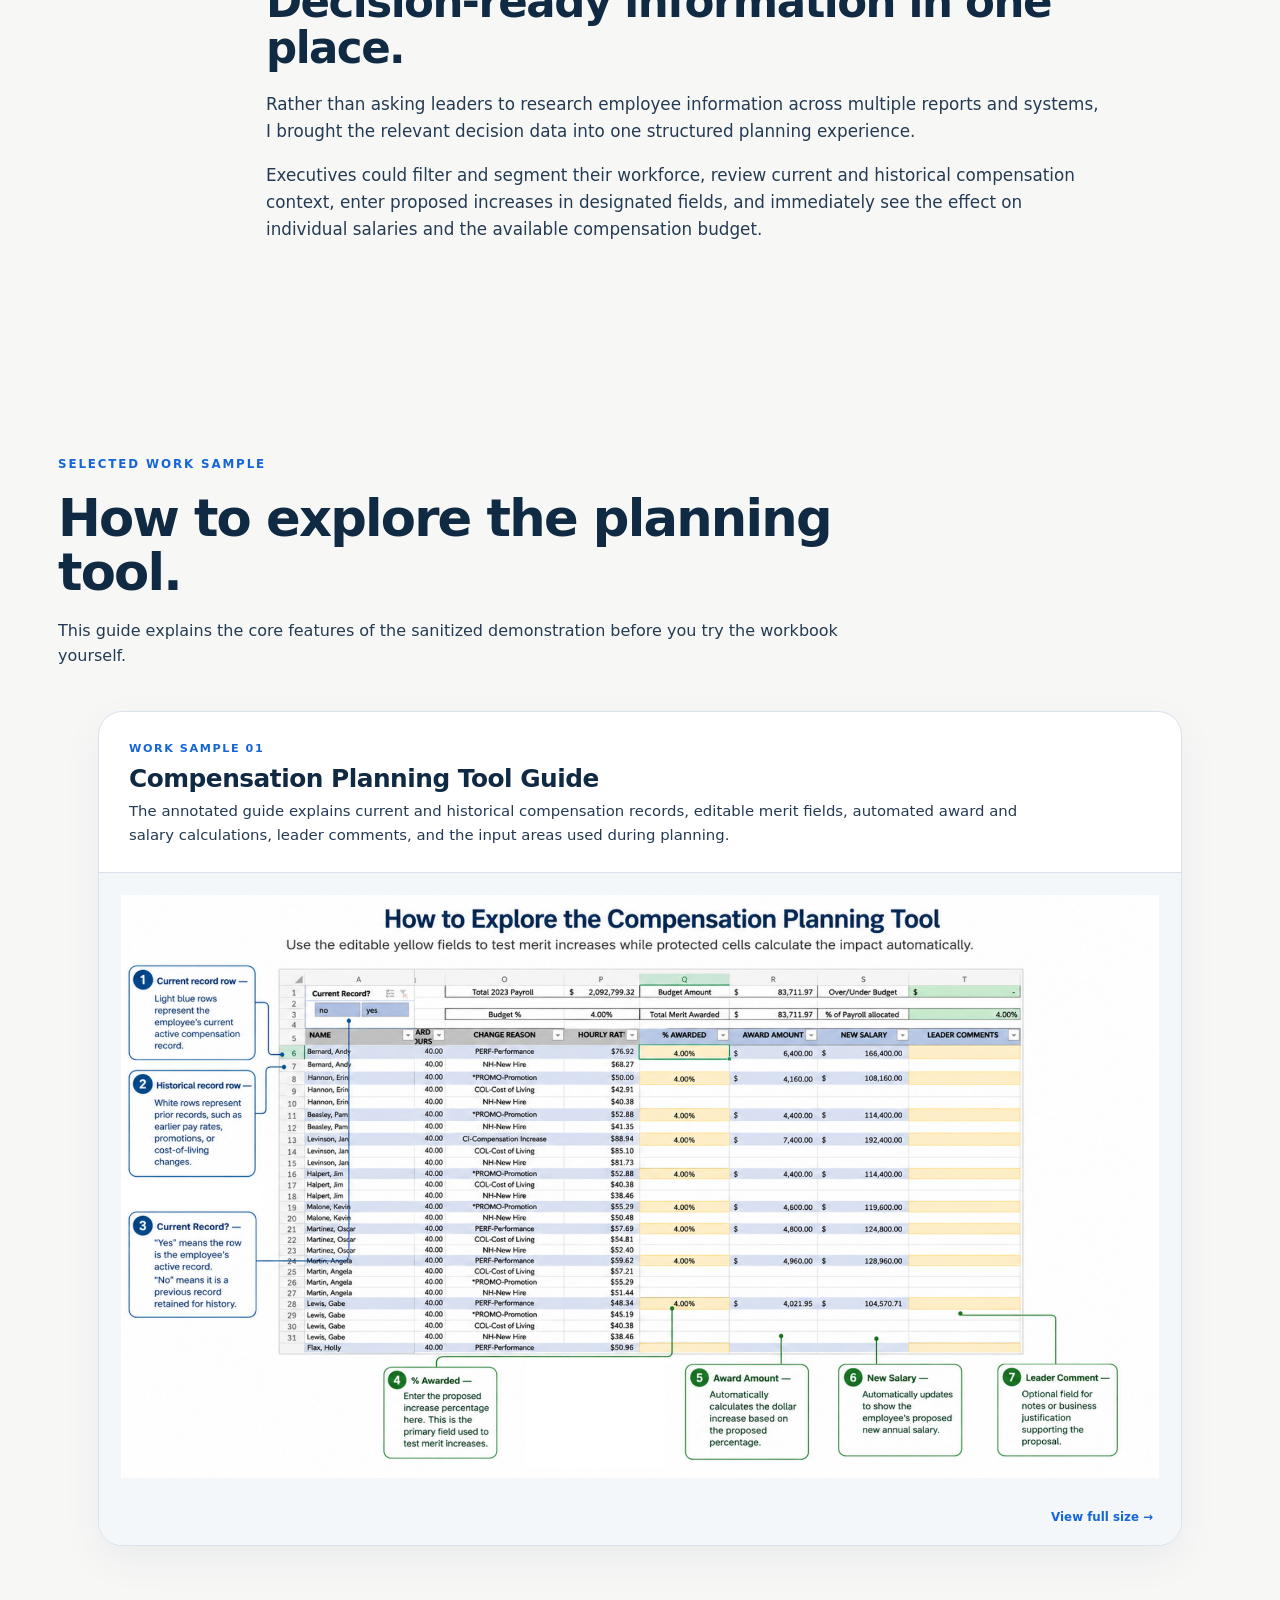
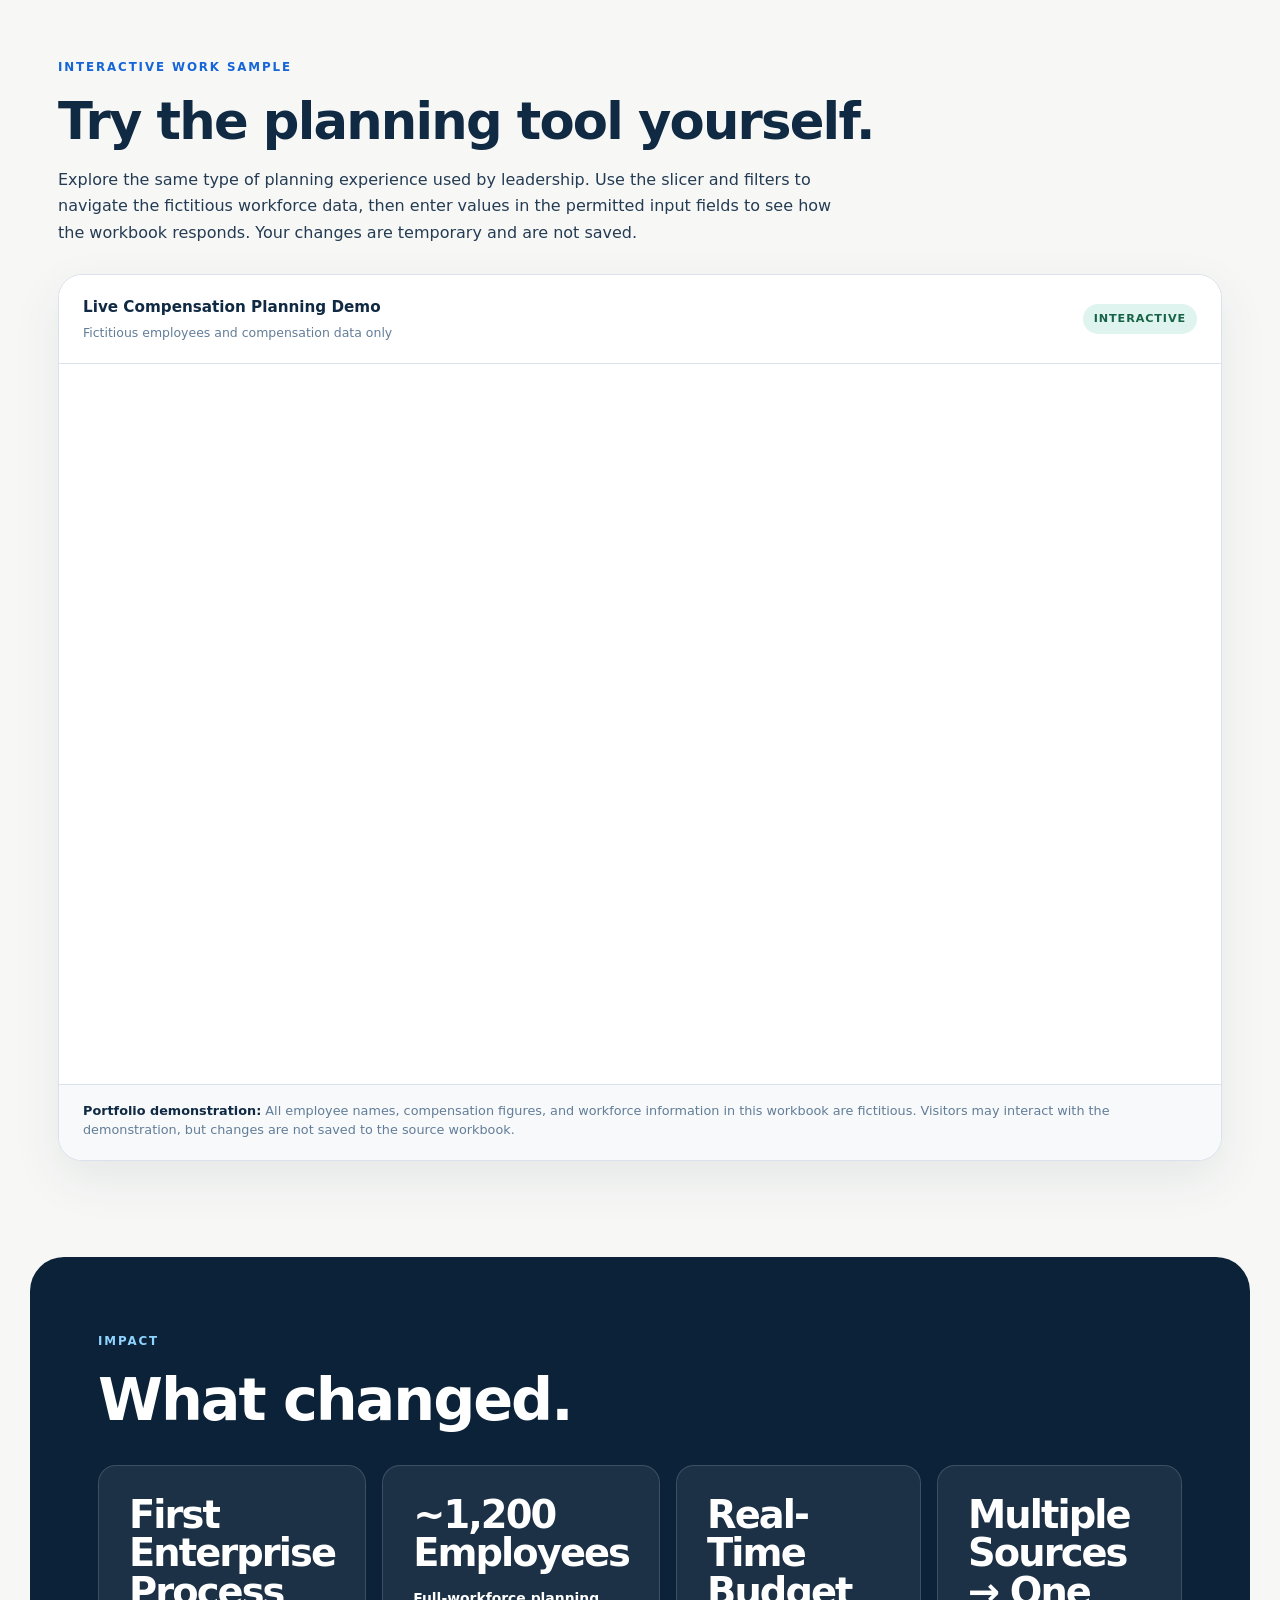
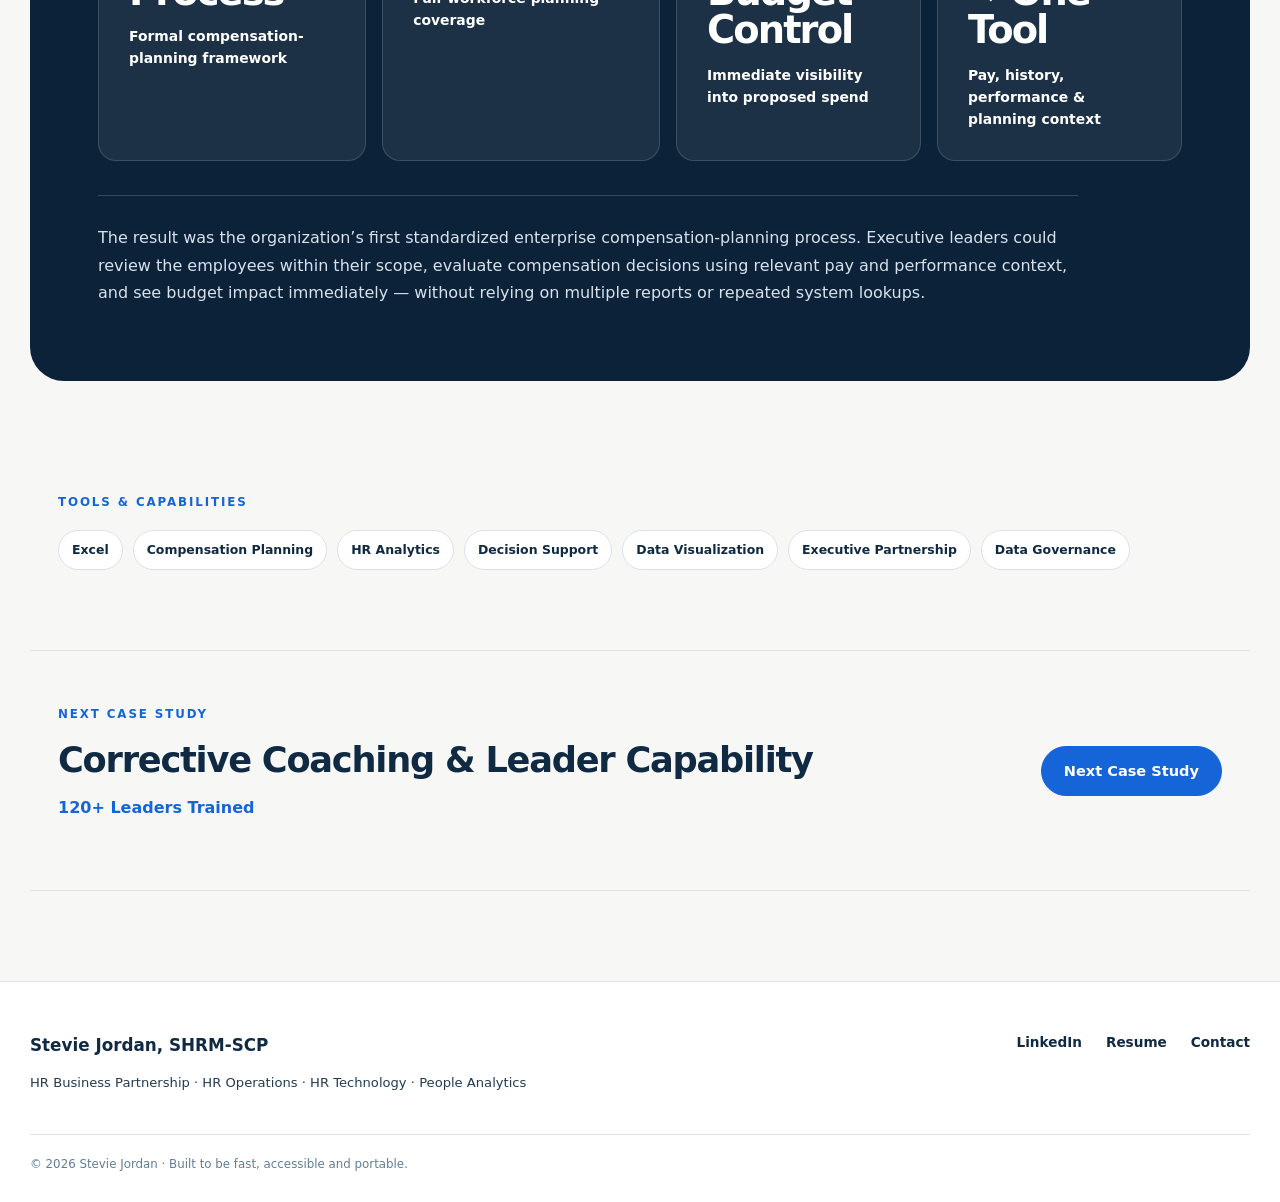
<file: work/compensation-planning/index.html>
<!doctype html>
<html lang="en">

<head>

<meta charset="utf-8">
<meta name="viewport" content="width=device-width, initial-scale=1">

<title>Enterprise Compensation Planning | 100% Workforce Coverage | Stevie Jordan</title>

<meta
  name="description"
  content="See how Stevie Jordan built an enterprise compensation-planning tool for approximately 1,200 employees, combining decision-ready workforce data, real-time budget impact, and controlled leadership access."
>

<link
  rel="canonical"
  href="https://steviejordan.me/work/compensation-planning/"
>

<meta property="og:type" content="website">

<meta
  property="og:title"
  content="Enterprise Compensation Planning | 100% Workforce Coverage | Stevie Jordan"
>

<meta
  property="og:description"
  content="An enterprise compensation-planning process giving leaders decision-ready pay, performance, history, and budget information for approximately 1,200 employees."
>

<meta
  property="og:url"
  content="https://steviejordan.me/work/compensation-planning/"
>

<meta
  property="og:site_name"
  content="Stevie Jordan, SHRM-SCP"
>

<meta name="twitter:card" content="summary_large_image">
<meta name="theme-color" content="#102a43">

<link
  rel="icon"
  href="/assets/favicon.svg"
  type="image/svg+xml"
>

<link
  rel="stylesheet"
  href="/assets/css/styles.css"
>


<script type="application/ld+json">
{
  "@context": "https://schema.org",
  "@type": "Person",
  "name": "Stevie Jordan",
  "honorificSuffix": "SHRM-SCP",
  "url": "https://steviejordan.me",
  "sameAs": [
    "https://www.linkedin.com/in/StevieJordan"
  ],
  "jobTitle": "Human Resources Professional",
  "address": {
    "@type": "PostalAddress",
    "addressLocality": "Fayetteville",
    "addressRegion": "NC"
  },
  "alumniOf": {
    "@type": "CollegeOrUniversity",
    "name": "University of Mount Olive"
  }
}
</script>


<script type="application/ld+json">
{
  "@context": "https://schema.org",
  "@type": "BreadcrumbList",
  "itemListElement": [
    {
      "@type": "ListItem",
      "position": 1,
      "name": "Home",
      "item": "https://steviejordan.me/"
    },
    {
      "@type": "ListItem",
      "position": 2,
      "name": "Work",
      "item": "https://steviejordan.me/work/"
    },
    {
      "@type": "ListItem",
      "position": 3,
      "name": "Enterprise Compensation Planning",
      "item": "https://steviejordan.me/work/compensation-planning/"
    }
  ]
}
</script>


<style>

/* =========================================================
   COMPENSATION CASE STUDY
   ========================================================= */


/* COMPACT NAVIGATION */

body[data-page="work"] .nav-shell {
  min-height: 60px;
}

body[data-page="work"] .nav-link {
  padding: 18px 0;
}

body[data-page="work"] .nav-link::after {
  bottom: 10px;
}

body[data-page="work"] .wordmark-name {
  font-size: 1rem;
}


/* =========================================================
   COMPACT HERO
   ========================================================= */

body[data-page="work"] .comp-case-hero {
  max-width: 1040px;
  padding: 66px 28px 48px;
}

body[data-page="work"] .comp-case-hero h1 {
  font-size: clamp(2.9rem, 5.2vw, 5rem);
  max-width: 960px;
}

body[data-page="work"] .comp-case-hero .case-hook {
  margin-top: 20px;
  font-size: clamp(1.25rem, 2.3vw, 1.65rem);
  font-weight: 800;
  color: var(--blue);
}

body[data-page="work"] .comp-case-hero .case-summary {
  max-width: 850px;
  font-size: 1.08rem;
  line-height: 1.7;
  margin-top: 18px;
}

body[data-page="work"] .comp-case-hero .back-link {
  display: inline-block;
  margin-bottom: 28px;
}


/* =========================================================
   STORY CONTENT
   ========================================================= */

body[data-page="work"] .comp-case-content {
  padding-top: 42px;
  padding-bottom: 74px;
}

body[data-page="work"] .comp-case-content .case-section {
  padding-top: 44px;
  padding-bottom: 44px;
}

body[data-page="work"] .comp-case-content .case-section:first-child {
  padding-top: 0;
}

body[data-page="work"] .comp-case-content .case-section h2 {
  font-size: clamp(1.9rem, 3.4vw, 3rem);
}

body[data-page="work"] .comp-case-content .case-section p,
body[data-page="work"] .comp-case-content .action-list {
  max-width: 840px;
}

body[data-page="work"] .comp-case-content .action-list li {
  margin-bottom: 10px;
}


/* =========================================================
   WORK SAMPLE GUIDE
   ========================================================= */

body[data-page="work"] .work-samples-section {
  max-width: var(--max);
  margin: 0 auto;
  padding: 78px 28px 58px;
}

body[data-page="work"] .work-samples-heading {
  max-width: 840px;
  margin-bottom: 42px;
}

body[data-page="work"] .work-samples-heading h2 {
  font-size: clamp(2.2rem, 4vw, 3.7rem);
}

body[data-page="work"] .work-samples-heading p {
  max-width: 780px;
  font-size: 1rem;
  margin-top: 18px;
}

body[data-page="work"] .sample-card {
  background: #fff;
  border: 1px solid var(--line);
  border-radius: 24px;
  overflow: hidden;
  box-shadow: 0 14px 40px rgba(16,42,67,.06);
}

body[data-page="work"] .sample-copy {
  padding: 28px 30px 24px;
  border-bottom: 1px solid var(--line);
}

body[data-page="work"] .sample-number {
  color: var(--blue);
  font-size: .7rem;
  font-weight: 800;
  letter-spacing: .14em;
  text-transform: uppercase;
  margin-bottom: 8px;
}

body[data-page="work"] .sample-copy h3 {
  font-size: 1.55rem;
  margin-bottom: 8px;
}

body[data-page="work"] .sample-copy p {
  max-width: 900px;
  margin: 0;
  font-size: .93rem;
  line-height: 1.6;
}

body[data-page="work"] .sample-image-link {
  display: block;
  background: #f4f7fa;
}

body[data-page="work"] .sample-image-wrap {
  padding: 22px;
}

body[data-page="work"] .sample-image {
  display: block;
  width: 100%;
  height: auto;
  margin: 0 auto;
}

body[data-page="work"] .sample-enlarge {
  display: block;
  padding: 8px 28px 18px;
  text-align: right;
  color: var(--blue);
  font-size: .74rem;
  font-weight: 800;
}


/* =========================================================
   LIVE EXCEL DEMO
   ========================================================= */

body[data-page="work"] .excel-demo-section {
  max-width: var(--max);
  margin: 0 auto;
  padding: 38px 28px 96px;
}

body[data-page="work"] .excel-demo-heading {
  max-width: 850px;
  margin-bottom: 28px;
}

body[data-page="work"] .excel-demo-heading h2 {
  font-size: clamp(2.2rem, 4vw, 3.7rem);
}

body[data-page="work"] .excel-demo-heading p {
  max-width: 790px;
  margin-top: 18px;
  line-height: 1.65;
}

body[data-page="work"] .excel-demo-shell {
  background: #fff;
  border: 1px solid var(--line);
  border-radius: 24px;
  overflow: hidden;
  box-shadow: 0 18px 50px rgba(16,42,67,.08);
}

body[data-page="work"] .excel-demo-topbar {
  display: flex;
  justify-content: space-between;
  gap: 24px;
  align-items: center;
  padding: 20px 24px;
  border-bottom: 1px solid var(--line);
  background: #fff;
}

body[data-page="work"] .excel-demo-topbar strong {
  display: block;
  font-size: .95rem;
}

body[data-page="work"] .excel-demo-topbar span {
  display: block;
  margin-top: 3px;
  color: var(--muted);
  font-size: .78rem;
}

body[data-page="work"] .excel-live-badge {
  flex: 0 0 auto;
  padding: 6px 11px;
  border-radius: 999px;
  background: #dff4ee;
  color: #176347;
  font-size: .7rem;
  font-weight: 800;
  text-transform: uppercase;
  letter-spacing: .08em;
}

body[data-page="work"] .excel-embed-wrap {
  position: relative;
  width: 100%;
  height: 720px;
  background: #fff;
}

body[data-page="work"] .excel-embed {
  width: 100%;
  height: 100%;
  border: 0;
  display: block;
}

body[data-page="work"] .excel-demo-note {
  padding: 16px 24px 20px;
  border-top: 1px solid var(--line);
  background: #f7f9fb;
  color: var(--muted);
  font-size: .8rem;
  line-height: 1.55;
}

body[data-page="work"] .excel-demo-note strong {
  color: var(--ink);
}


/* =========================================================
   IMPACT
   ========================================================= */

body[data-page="work"] .comp-impact {
  margin-top: 0;
}

body[data-page="work"] .comp-impact .case-impact-grid {
  gap: 16px;
}

body[data-page="work"] .comp-impact .metric-card {
  min-height: 160px;
}

body[data-page="work"] .comp-impact .metric-value {
  font-size: clamp(1.8rem, 3vw, 2.7rem);
}

body[data-page="work"] .impact-narrative {
  max-width: 980px;
  margin-top: 34px;
  padding-top: 28px;
  border-top: 1px solid rgba(255,255,255,.18);
}

body[data-page="work"] .impact-narrative p {
  color: #d9e2ec;
  font-size: 1rem;
  line-height: 1.7;
  margin: 0;
}


/* =========================================================
   TOOLS
   ========================================================= */

body[data-page="work"] .comp-tools {
  padding-top: 72px;
  padding-bottom: 80px;
}


/* =========================================================
   RESPONSIVE
   ========================================================= */

@media (max-width: 900px) {

  body[data-page="work"] .comp-case-hero {
    padding-top: 52px;
  }

  body[data-page="work"] .work-samples-section {
    padding-top: 58px;
  }

  body[data-page="work"] .excel-embed-wrap {
    height: 620px;
  }

}


@media (max-width: 620px) {

  body[data-page="work"] .comp-case-hero h1 {
    font-size: clamp(2.5rem, 12vw, 4rem);
  }

  body[data-page="work"] .comp-case-hero {
    padding-bottom: 34px;
  }

  body[data-page="work"] .sample-copy {
    padding: 24px 22px 20px;
  }

  body[data-page="work"] .sample-image-wrap {
    padding: 12px;
  }

  body[data-page="work"] .excel-demo-section {
    padding-left: 16px;
    padding-right: 16px;
  }

  body[data-page="work"] .excel-embed-wrap {
    height: 540px;
  }

  body[data-page="work"] .excel-demo-topbar {
    align-items: flex-start;
  }

}

</style>

</head>



<body data-page="work">


<!-- =======================================================
     HEADER
     ======================================================= -->

<header class="site-header">

  <div class="nav-shell">

    <a
      class="wordmark"
      href="/"
      aria-label="Stevie Jordan home"
    >
      <span class="wordmark-name">
        Stevie Jordan
      </span>

      <span class="wordmark-cred">
        SHRM-SCP
      </span>
    </a>


    <button
      class="menu-button"
      type="button"
      aria-expanded="false"
      aria-controls="site-nav"
    >
      <span></span>
      <span></span>
      <span></span>

      <span class="sr-only">
        Open navigation
      </span>
    </button>


    <nav
      id="site-nav"
      class="site-nav"
      aria-label="Primary navigation"
    >

      <a class="nav-link" href="/impact/">
        Impact
      </a>

      <a class="nav-link active" href="/work/">
        Work
      </a>

      <a class="nav-link" href="/about/">
        About
      </a>

      <a class="nav-link" href="/resume/">
        Resume
      </a>

      <a class="nav-link" href="/contact/">
        Contact
      </a>

    </nav>

  </div>

</header>



<main id="main">


<!-- =======================================================
     HERO
     ======================================================= -->

<section class="case-hero comp-case-hero">

  <a
    class="back-link"
    href="/work/"
  >
    ← All case studies
  </a>


  <div class="eyebrow">
    Compensation · Analytics
  </div>


  <h1>
    Enterprise Compensation Planning
  </h1>


  <p class="case-hook">
    100% Workforce Coverage · ~1,200 Employees
  </p>


  <p class="case-summary">
    Built the organization's first structured annual
    compensation-planning tool, giving executive leaders
    decision-ready pay, performance, history, and budget
    information while restricting each planning view to the
    workforce data relevant to that leader.
  </p>

</section>



<!-- =======================================================
     STORY
     ======================================================= -->

<section class="case-content comp-case-content">

  <div class="case-main">


    <section class="case-section">

      <div class="section-number">
        01
      </div>

      <div>

        <div class="eyebrow">
          The challenge
        </div>

        <h2>
          What needed to change.
        </h2>

        <p>
          The organization was establishing its first formal
          annual compensation-planning process. Leaders needed
          more than a roster of salaries — they needed enough
          context to make informed decisions, understand the
          financial impact of proposed increases, and quickly
          focus on the employees within their area of
          responsibility.
        </p>

        <p>
          The process also needed controls so executives could
          work with the information they needed without receiving
          broader compensation data outside their planning scope.
        </p>

      </div>

    </section>



    <section class="case-section">

      <div class="section-number">
        02
      </div>

      <div>

        <div class="eyebrow">
          My role
        </div>

        <h2>
          What I did.
        </h2>


        <ul class="action-list">

          <li>
            Expanded an initial data-organizing request into an
            enterprise compensation decision-support tool.
          </li>

          <li>
            Combined current pay, compensation history,
            performance, tenure, promotion history, and other
            decision factors into one review experience.
          </li>

          <li>
            Built interactive filtering, proposed-increase
            fields, automated salary calculations, and real-time
            budget controls.
          </li>

          <li>
            Created leader-specific planning workbooks and
            protected key fields to maintain appropriate access
            and data integrity.
          </li>

        </ul>

      </div>

    </section>



    <section class="case-section">

      <div class="section-number">
        03
      </div>

      <div>

        <div class="eyebrow">
          The solution
        </div>

        <h2>
          Decision-ready information in one place.
        </h2>

        <p>
          Rather than asking leaders to research employee
          information across multiple reports and systems, I
          brought the relevant decision data into one structured
          planning experience.
        </p>

        <p>
          Executives could filter and segment their workforce,
          review current and historical compensation context,
          enter proposed increases in designated fields, and
          immediately see the effect on individual salaries and
          the available compensation budget.
        </p>

      </div>

    </section>


  </div>

</section>



<!-- =======================================================
     GUIDE / WORK SAMPLE
     ======================================================= -->

<section class="work-samples-section">


  <div
    class="work-samples-heading"
    data-reveal
  >

    <div class="eyebrow">
      Selected work sample
    </div>

    <h2>
      How to explore the planning tool.
    </h2>

    <p>
      This guide explains the core features of the sanitized
      demonstration before you try the workbook yourself.
    </p>

  </div>



  <figure
    class="sample-card"
    data-reveal
  >

    <figcaption class="sample-copy">

      <div class="sample-number">
        Work Sample 01
      </div>

      <h3>
        Compensation Planning Tool Guide
      </h3>

      <p>
        The annotated guide explains current and historical
        compensation records, editable merit fields, automated
        award and salary calculations, leader comments, and the
        input areas used during planning.
      </p>

    </figcaption>


    <a
      class="sample-image-link"
      href="/assets/images/compensation/compensation-tool-explainer.png"
      target="_blank"
      rel="noopener"
      aria-label="Open full-size compensation planning tool guide"
    >

      <div class="sample-image-wrap">

        <img
          class="sample-image"
          src="/assets/images/compensation/compensation-tool-explainer.png"
          alt="How to Explore the Compensation Planning Tool guide using fictitious employee and compensation data"
          loading="lazy"
        >

      </div>


      <span class="sample-enlarge">
        View full size →
      </span>

    </a>

  </figure>


</section>



<!-- =======================================================
     LIVE INTERACTIVE EXCEL WORKBOOK
     ======================================================= -->

<section
  class="excel-demo-section"
  data-reveal
>

  <div class="excel-demo-heading">

    <div class="eyebrow">
      Interactive work sample
    </div>

    <h2>
      Try the planning tool yourself.
    </h2>

    <p>
      Explore the same type of planning experience used by
      leadership. Use the slicer and filters to navigate the
      fictitious workforce data, then enter values in the
      permitted input fields to see how the workbook responds.
      Your changes are temporary and are not saved.
    </p>

  </div>



  <div class="excel-demo-shell">


    <div class="excel-demo-topbar">

      <div>

        <strong>
          Live Compensation Planning Demo
        </strong>

        <span>
          Fictitious employees and compensation data only
        </span>

      </div>


      <div class="excel-live-badge">
        Interactive
      </div>

    </div>



    <div class="excel-embed-wrap">

      <iframe
        class="excel-embed"
        title="Interactive compensation planning workbook demonstration"
        frameborder="0"
        scrolling="no"
        loading="lazy"
        src="https://1drv.ms/x/c/cf9e37ba51935e9e/IQR8-nvfY_ihQpCfD6EMz8BZAX5syJ73gwxKdzdtOr9Rs_E?em=2&AllowTyping=True&ActiveCell='Scott%2C%20Michael'!Q6&wdHideGridlines=True&wdHideHeaders=True&wdInConfigurator=True"
      ></iframe>

    </div>



    <div class="excel-demo-note">

      <strong>Portfolio demonstration:</strong>
      All employee names, compensation figures, and workforce
      information in this workbook are fictitious. Visitors may
      interact with the demonstration, but changes are not saved
      to the source workbook.

    </div>


  </div>

</section>



<!-- =======================================================
     IMPACT
     ======================================================= -->

<section class="case-impact comp-impact">

  <div class="case-impact-heading">

    <div class="eyebrow light">
      Impact
    </div>

    <h2>
      What changed.
    </h2>

  </div>


  <div class="case-impact-grid">


    <div class="metric-card metric-card-small">

      <div class="metric-value">
        First Enterprise Process
      </div>

      <div class="metric-label">
        Formal compensation-planning framework
      </div>

    </div>



    <div class="metric-card metric-card-small">

      <div class="metric-value">
        ~1,200 Employees
      </div>

      <div class="metric-label">
        Full-workforce planning coverage
      </div>

    </div>



    <div class="metric-card metric-card-small">

      <div class="metric-value">
        Real-Time Budget Control
      </div>

      <div class="metric-label">
        Immediate visibility into proposed spend
      </div>

    </div>



    <div class="metric-card metric-card-small">

      <div class="metric-value">
        Multiple Sources → One Tool
      </div>

      <div class="metric-label">
        Pay, history, performance &amp; planning context
      </div>

    </div>


  </div>


  <div class="impact-narrative">

    <p>
      The result was the organization’s first standardized
      enterprise compensation-planning process. Executive leaders
      could review the employees within their scope, evaluate
      compensation decisions using relevant pay and performance
      context, and see budget impact immediately — without relying
      on multiple reports or repeated system lookups.
    </p>

  </div>

</section>


<!-- =======================================================
     TOOLS
     ======================================================= -->

<section class="section-shell tools-section comp-tools">

  <div class="eyebrow">
    Tools &amp; capabilities
  </div>


  <div class="chips">

    <span>Excel</span>

    <span>Compensation Planning</span>

    <span>HR Analytics</span>

    <span>Decision Support</span>

    <span>Data Visualization</span>

    <span>Executive Partnership</span>

    <span>Data Governance</span>

  </div>

</section>



<!-- =======================================================
     NEXT CASE STUDY
     ======================================================= -->

<section class="next-project">

  <div>

    <div class="eyebrow">
      Next case study
    </div>

    <h2>
      Corrective Coaching &amp; Leader Capability
    </h2>

    <p>
      120+ Leaders Trained
    </p>

  </div>


  <a
    class="button"
    href="/work/corrective-coaching/"
  >
    Next Case Study
  </a>

</section>


</main>



<footer class="site-footer">

  <div class="footer-shell">

    <div>

      <a
        class="footer-name"
        href="/"
      >
        Stevie Jordan, SHRM-SCP
      </a>

      <p>
        HR Business Partnership · HR Operations ·
        HR Technology · People Analytics
      </p>

    </div>


    <div class="footer-links">

      <a
        href="https://www.linkedin.com/in/StevieJordan"
        target="_blank"
        rel="noopener"
      >
        LinkedIn
      </a>

      <a href="/resume/">
        Resume
      </a>

      <a href="/contact/">
        Contact
      </a>

    </div>

  </div>


  <div class="footer-bottom">
    © 2026 Stevie Jordan · Built to be fast, accessible and portable.
  </div>

</footer>


<script
  src="/assets/js/site.js"
  defer
></script>


</body>

</html>
</file>
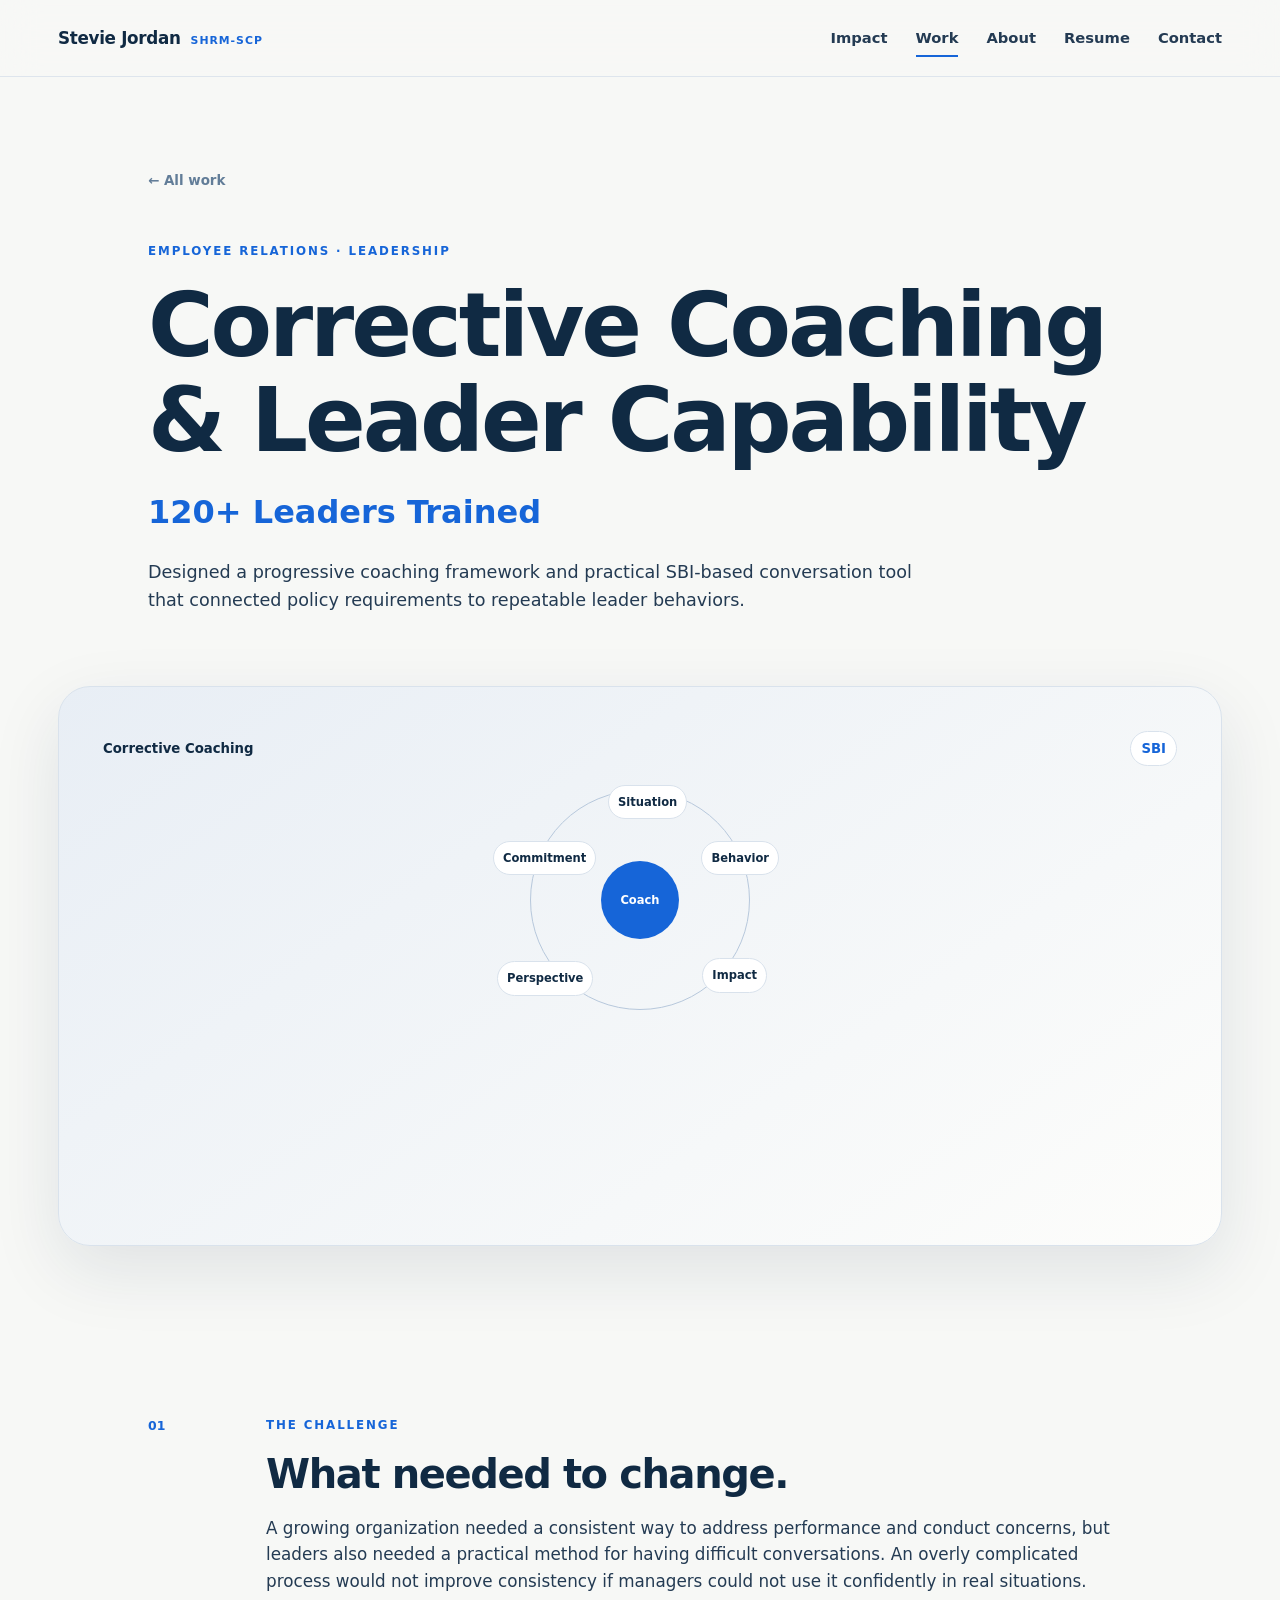
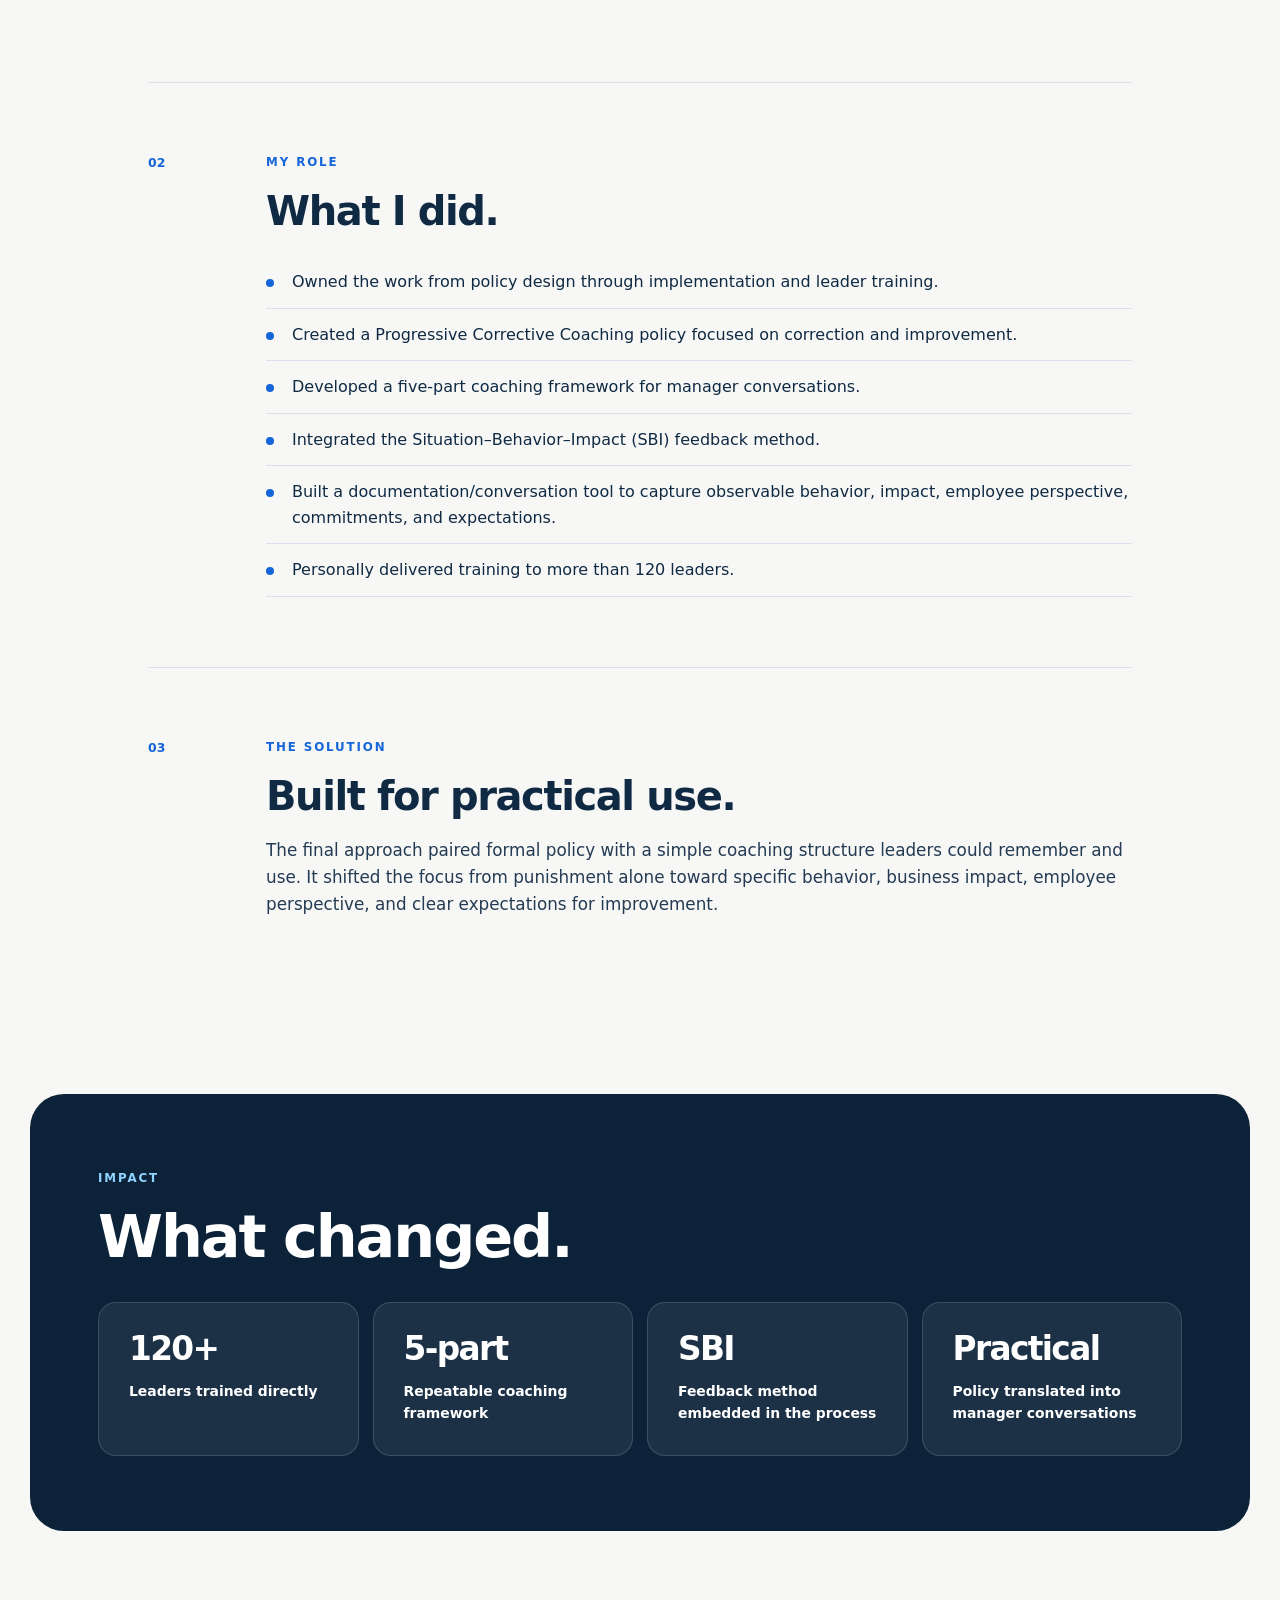
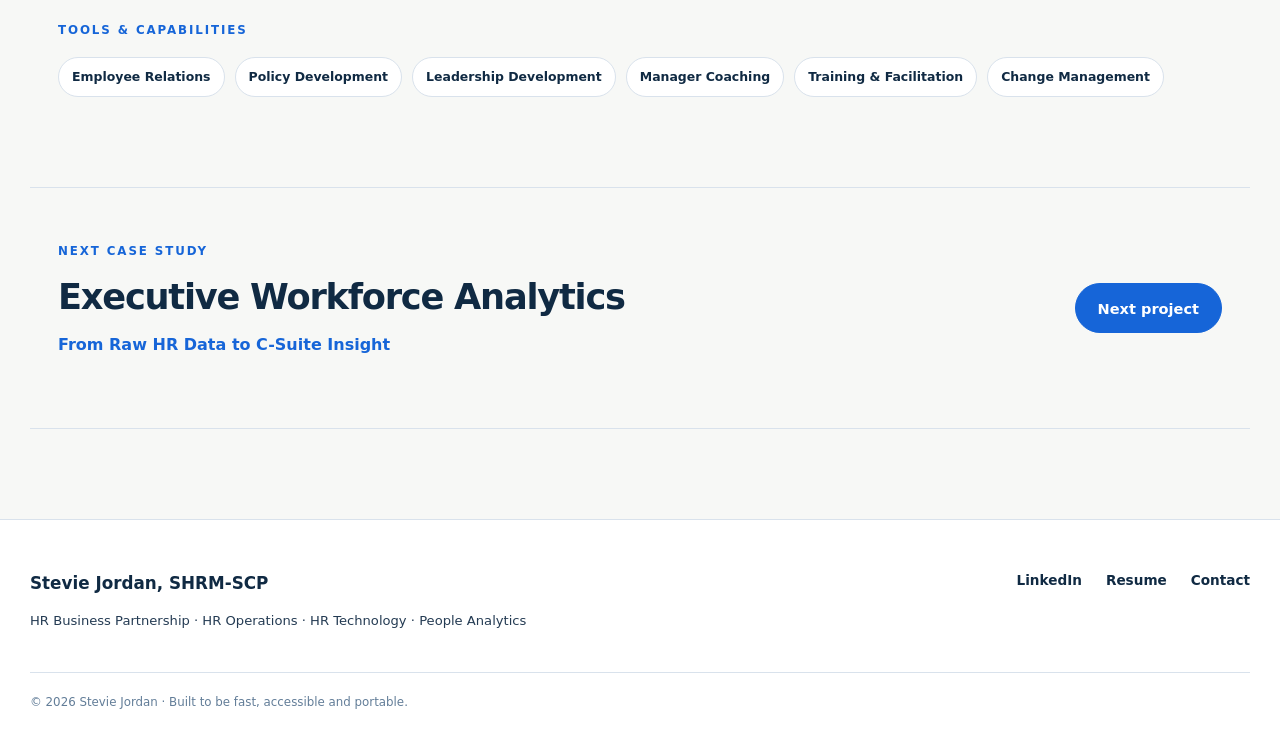
<file: work/corrective-coaching/index.html>
<!doctype html>
<html lang="en">
<head>
<meta charset="utf-8">
<meta name="viewport" content="width=device-width, initial-scale=1">
<title>Corrective Coaching &amp; Leader Capability | 120+ Leaders Trained | Stevie Jordan</title>
<meta name="description" content="Designed a progressive coaching framework and practical SBI-based conversation tool that connected policy requirements to repeatable leader behaviors.">
<link rel="canonical" href="https://steviejordan.me/work/corrective-coaching/">
<meta property="og:type" content="website">
<meta property="og:title" content="Corrective Coaching &amp; Leader Capability | 120+ Leaders Trained | Stevie Jordan">
<meta property="og:description" content="Designed a progressive coaching framework and practical SBI-based conversation tool that connected policy requirements to repeatable leader behaviors.">
<meta property="og:url" content="https://steviejordan.me/work/corrective-coaching/">
<meta property="og:site_name" content="Stevie Jordan, SHRM-SCP">
<meta name="twitter:card" content="summary_large_image">
<meta name="theme-color" content="#102a43">
<link rel="icon" href="/assets/favicon.svg" type="image/svg+xml">
<link rel="stylesheet" href="/assets/css/styles.css">
<script type="application/ld+json">{"@context": "https://schema.org", "@type": "Person", "name": "Stevie Jordan", "honorificSuffix": "SHRM-SCP", "url": "https://steviejordan.me", "sameAs": ["https://www.linkedin.com/in/StevieJordan"], "jobTitle": "Human Resources Professional", "address": {"@type": "PostalAddress", "addressLocality": "Fayetteville", "addressRegion": "NC"}, "alumniOf": {"@type": "CollegeOrUniversity", "name": "University of Mount Olive"}}</script>
<script type="application/ld+json">{"@context": "https://schema.org", "@type": "BreadcrumbList", "itemListElement": [{"@type": "ListItem", "position": 1, "name": "Home", "item": "https://steviejordan.me/"}, {"@type": "ListItem", "position": 2, "name": "Work", "item": "https://steviejordan.me/work/"}, {"@type": "ListItem", "position": 3, "name": "Corrective Coaching & Leader Capability", "item": "https://steviejordan.me/work/corrective-coaching/"}]}</script>
</head><body data-page="work"><header class="site-header">
  <div class="nav-shell">
    <a class="wordmark" href="/" aria-label="Stevie Jordan home"><span class="wordmark-name">Stevie Jordan</span><span class="wordmark-cred">SHRM-SCP</span></a>
    <button class="menu-button" type="button" aria-expanded="false" aria-controls="site-nav"><span></span><span></span><span></span><span class="sr-only">Open navigation</span></button>
    <nav id="site-nav" class="site-nav" aria-label="Primary navigation"><a class="nav-link " href="/impact/">Impact</a><a class="nav-link active" href="/work/">Work</a><a class="nav-link " href="/about/">About</a><a class="nav-link " href="/resume/">Resume</a><a class="nav-link " href="/contact/">Contact</a></nav>
  </div>
</header><main id="main"><section class="case-hero"><a class="back-link" href="/work/">← All work</a><div class="eyebrow">Employee Relations · Leadership</div><h1>Corrective Coaching & Leader Capability</h1><p class="case-hook">120+ Leaders Trained</p><p class="case-summary">Designed a progressive coaching framework and practical SBI-based conversation tool that connected policy requirements to repeatable leader behaviors.</p></section><section class="case-visual-wrap"><div class="project-visual project-visual-large visual-coaching" role="img" aria-label="Illustrative view of Corrective Coaching &amp; Leader Capability."><div class="visual-head"><span>Corrective Coaching</span><span class="visual-badge">SBI</span></div><div class="coach-ring"><span>Situation</span><span>Behavior</span><span>Impact</span><span>Perspective</span><span>Commitment</span><b>Coach</b></div></div></section><section class="case-content"><div class="case-main"><section class="case-section"><div class="section-number">01</div><div><div class="eyebrow">The challenge</div><h2>What needed to change.</h2><p>A growing organization needed a consistent way to address performance and conduct concerns, but leaders also needed a practical method for having difficult conversations. An overly complicated process would not improve consistency if managers could not use it confidently in real situations.</p></div></section><section class="case-section"><div class="section-number">02</div><div><div class="eyebrow">My role</div><h2>What I did.</h2><ul class="action-list"><li>Owned the work from policy design through implementation and leader training.</li><li>Created a Progressive Corrective Coaching policy focused on correction and improvement.</li><li>Developed a five-part coaching framework for manager conversations.</li><li>Integrated the Situation–Behavior–Impact (SBI) feedback method.</li><li>Built a documentation/conversation tool to capture observable behavior, impact, employee perspective, commitments, and expectations.</li><li>Personally delivered training to more than 120 leaders.</li></ul></div></section><section class="case-section"><div class="section-number">03</div><div><div class="eyebrow">The solution</div><h2>Built for practical use.</h2><p>The final approach paired formal policy with a simple coaching structure leaders could remember and use. It shifted the focus from punishment alone toward specific behavior, business impact, employee perspective, and clear expectations for improvement.</p></div></section></div></section><section class="case-impact"><div class="case-impact-heading"><div class="eyebrow light">Impact</div><h2>What changed.</h2></div><div class="case-impact-grid"><div class="metric-card metric-card-small"><div class="metric-value">120+</div><div class="metric-label">Leaders trained directly</div></div><div class="metric-card metric-card-small"><div class="metric-value">5-part</div><div class="metric-label">Repeatable coaching framework</div></div><div class="metric-card metric-card-small"><div class="metric-value">SBI</div><div class="metric-label">Feedback method embedded in the process</div></div><div class="metric-card metric-card-small"><div class="metric-value">Practical</div><div class="metric-label">Policy translated into manager conversations</div></div></div></section><section class="section-shell tools-section"><div class="eyebrow">Tools & capabilities</div><div class="chips"><span>Employee Relations</span><span>Policy Development</span><span>Leadership Development</span><span>Manager Coaching</span><span>Training &amp; Facilitation</span><span>Change Management</span></div></section><section class="next-project"><div><div class="eyebrow">Next case study</div><h2>Executive Workforce Analytics</h2><p>From Raw HR Data to C-Suite Insight</p></div><a class="button" href="/work/executive-workforce-analytics/">Next project</a></section></main><footer class="site-footer"><div class="footer-shell">
<div><a class="footer-name" href="/">Stevie Jordan, SHRM-SCP</a><p>HR Business Partnership · HR Operations · HR Technology · People Analytics</p></div>
<div class="footer-links"><a href="https://www.linkedin.com/in/StevieJordan" target="_blank" rel="noopener">LinkedIn</a><a href="/resume/">Resume</a><a href="/contact/">Contact</a></div>
</div><div class="footer-bottom">© 2026 Stevie Jordan · Built to be fast, accessible and portable.</div></footer>
<script src="/assets/js/site.js" defer></script></body></html>
</file>
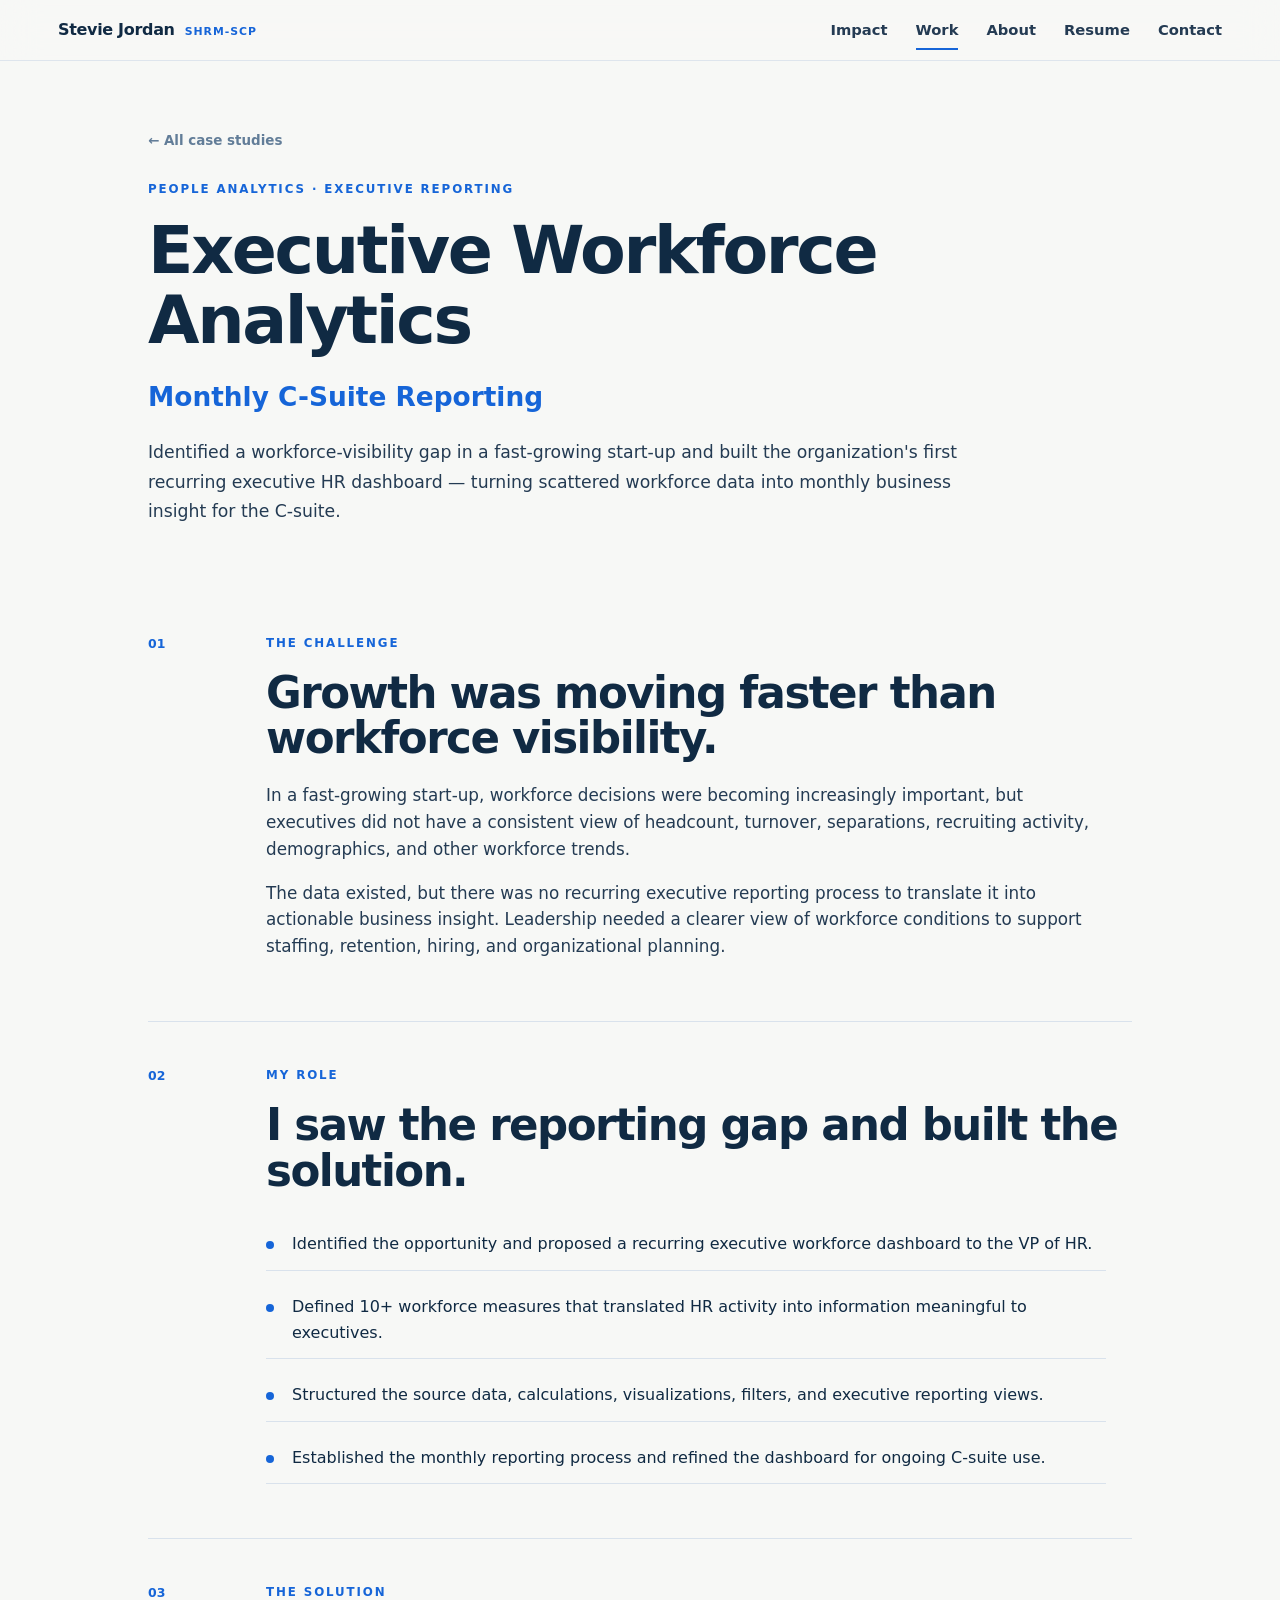
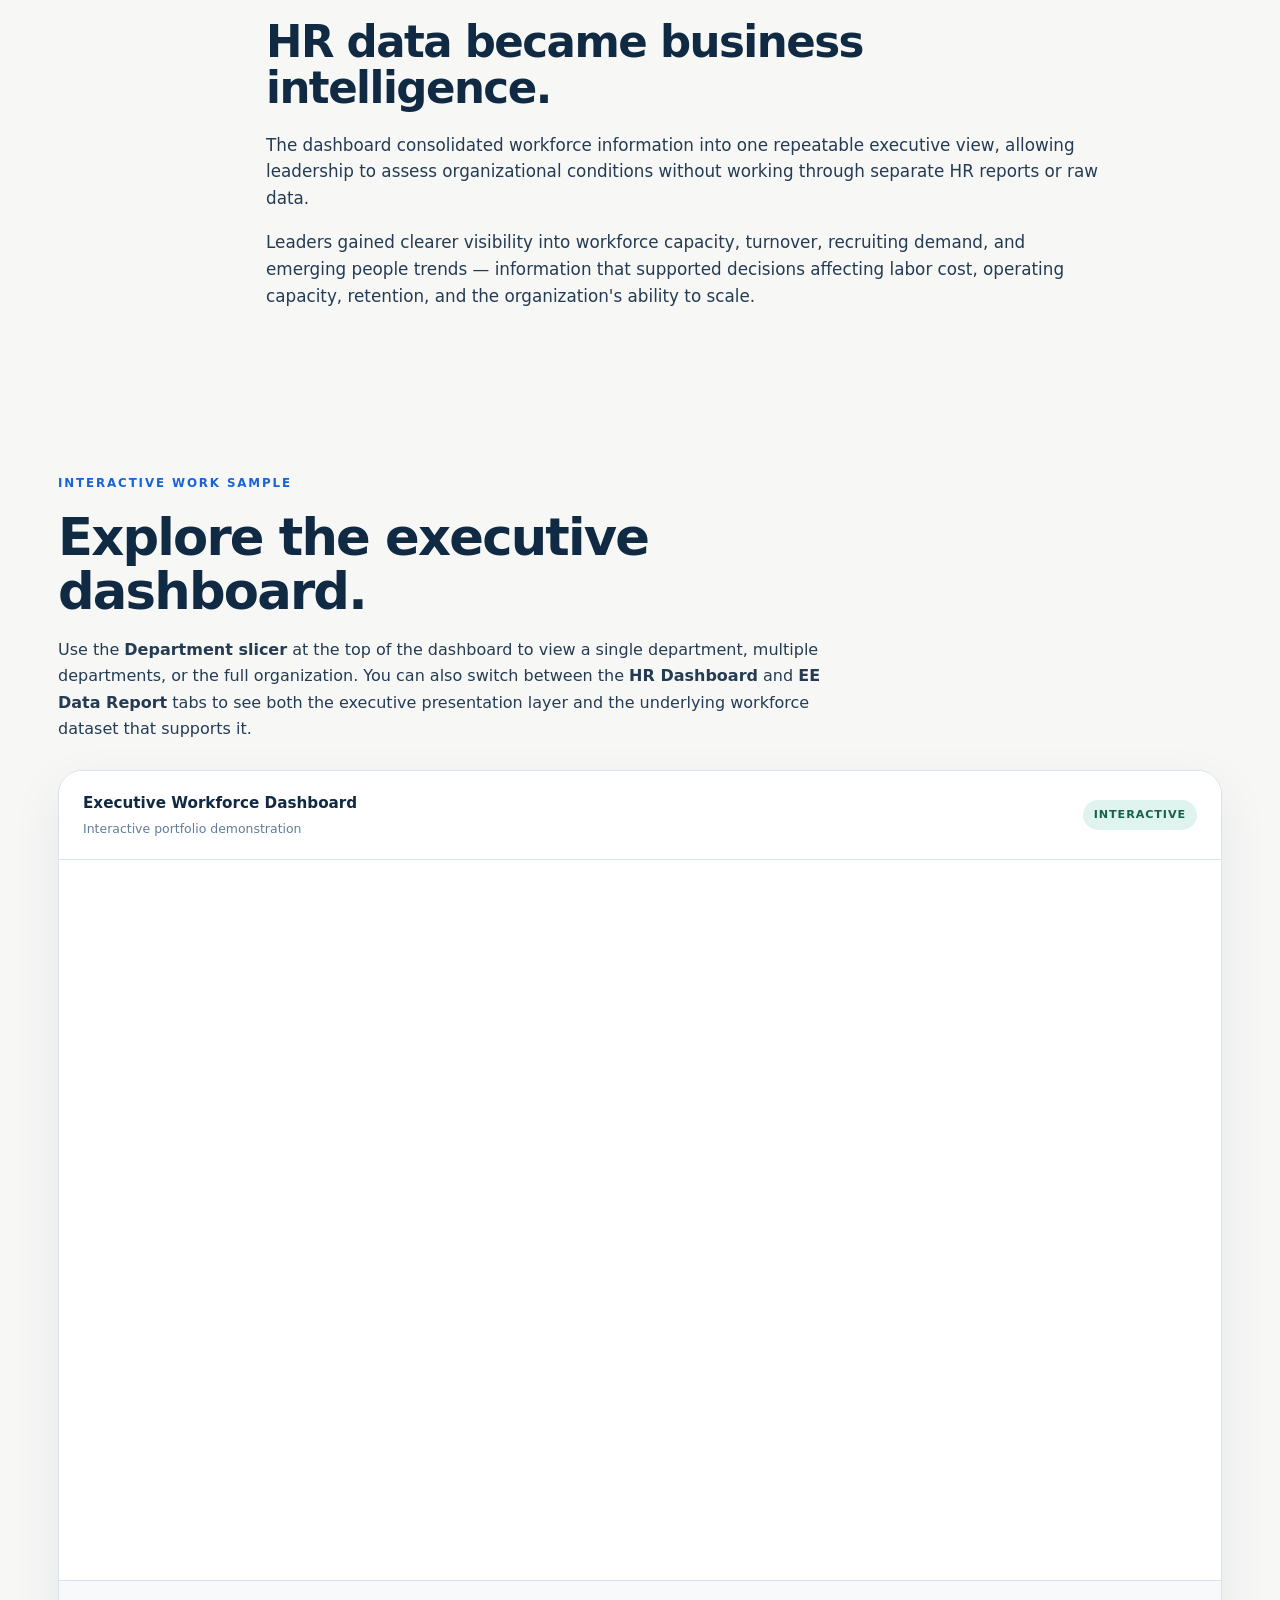
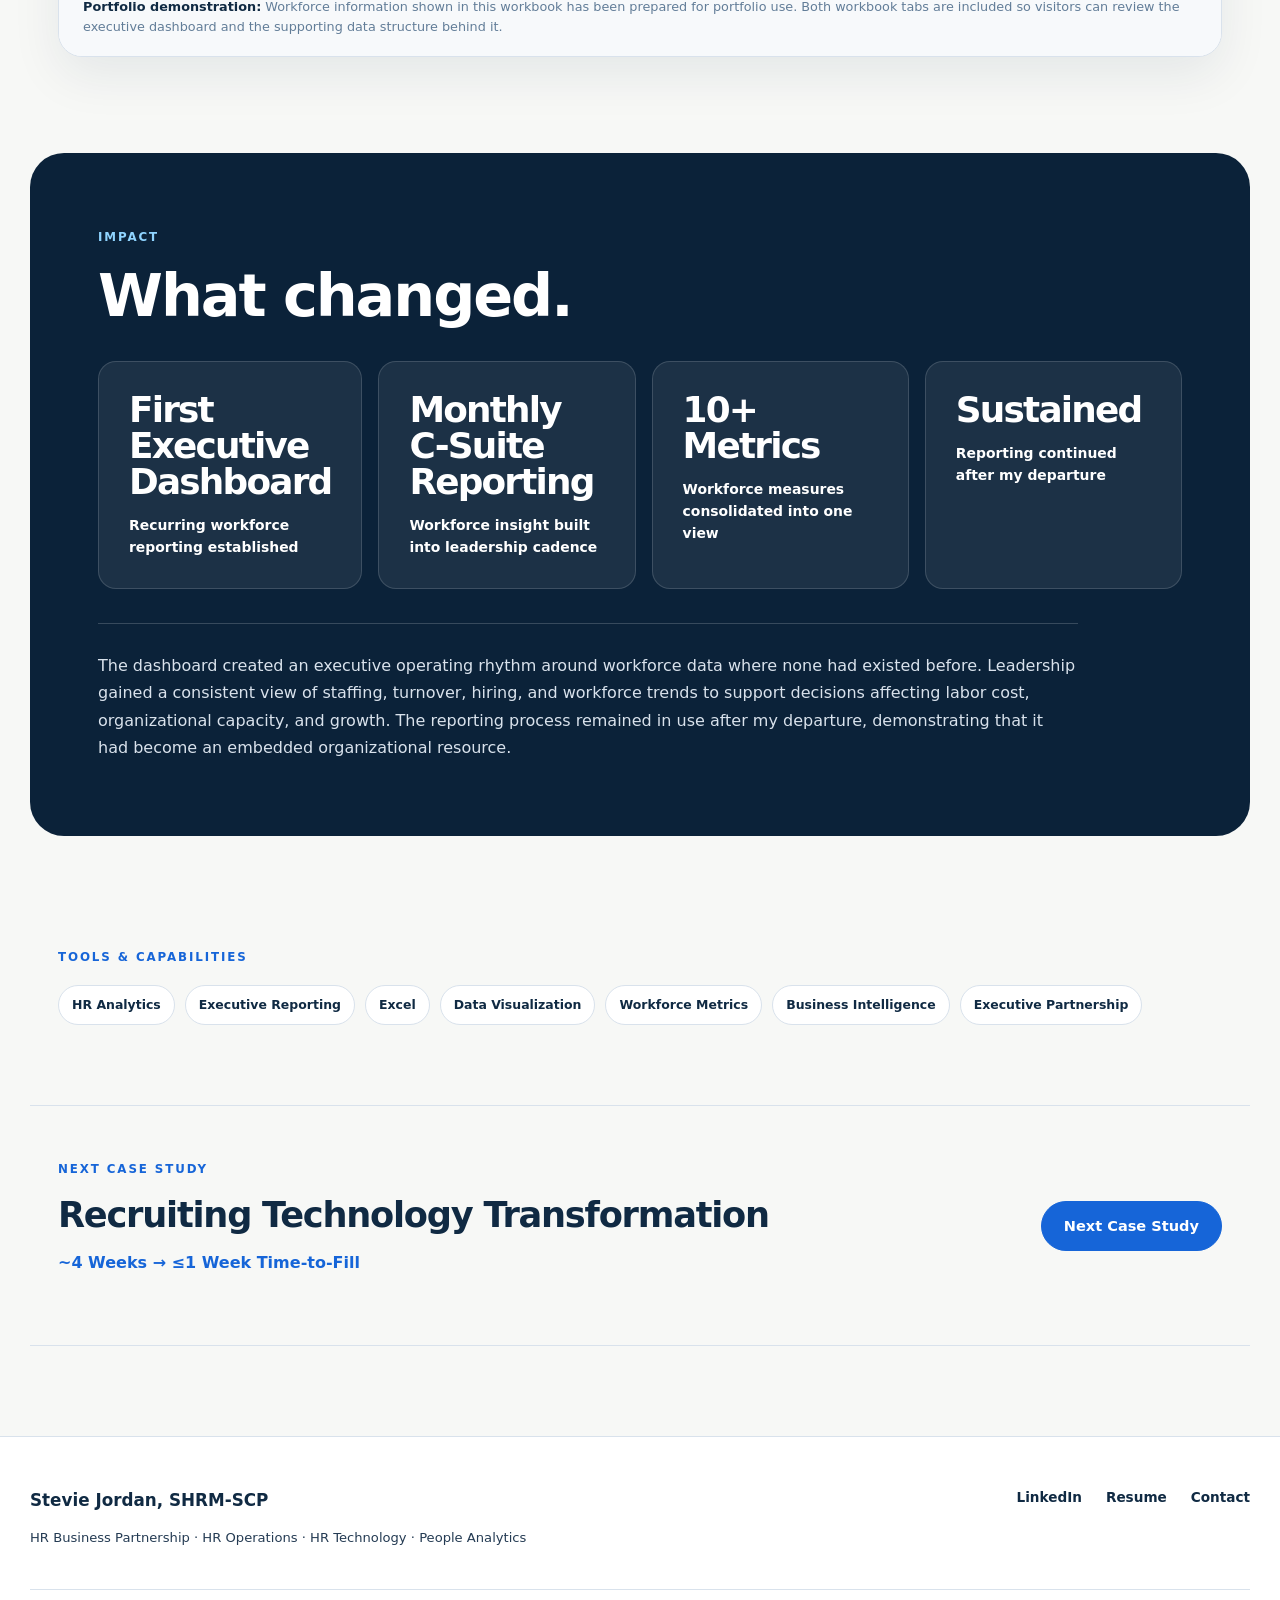
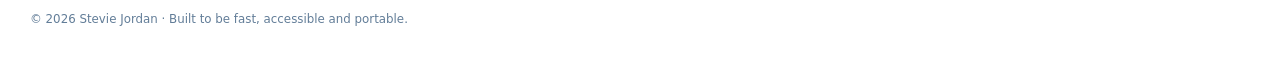
<file: work/executive-workforce-analytics/index.html>
<!doctype html>
<html lang="en">

<head>

<meta charset="utf-8">
<meta name="viewport" content="width=device-width, initial-scale=1">

<title>Executive Workforce Analytics | Monthly C-Suite Reporting | Stevie Jordan</title>

<meta
  name="description"
  content="See how Stevie Jordan identified an executive reporting gap in a fast-growing start-up, built its first recurring workforce dashboard, and established monthly C-suite workforce reporting."
>

<link
  rel="canonical"
  href="https://steviejordan.me/work/executive-workforce-analytics/"
>

<meta property="og:type" content="website">

<meta
  property="og:title"
  content="Executive Workforce Analytics | Monthly C-Suite Reporting | Stevie Jordan"
>

<meta
  property="og:description"
  content="From scattered HR data to a recurring executive workforce dashboard covering 10+ metrics across the organization."
>

<meta
  property="og:url"
  content="https://steviejordan.me/work/executive-workforce-analytics/"
>

<meta
  property="og:site_name"
  content="Stevie Jordan, SHRM-SCP"
>

<meta name="twitter:card" content="summary_large_image">
<meta name="theme-color" content="#102a43">

<link
  rel="icon"
  href="/assets/favicon.svg"
  type="image/svg+xml"
>

<link
  rel="stylesheet"
  href="/assets/css/styles.css"
>


<script type="application/ld+json">
{
  "@context": "https://schema.org",
  "@type": "Person",
  "name": "Stevie Jordan",
  "honorificSuffix": "SHRM-SCP",
  "url": "https://steviejordan.me",
  "sameAs": [
    "https://www.linkedin.com/in/StevieJordan"
  ],
  "jobTitle": "Human Resources Professional",
  "address": {
    "@type": "PostalAddress",
    "addressLocality": "Fayetteville",
    "addressRegion": "NC"
  }
}
</script>


<script type="application/ld+json">
{
  "@context": "https://schema.org",
  "@type": "BreadcrumbList",
  "itemListElement": [
    {
      "@type": "ListItem",
      "position": 1,
      "name": "Home",
      "item": "https://steviejordan.me/"
    },
    {
      "@type": "ListItem",
      "position": 2,
      "name": "Work",
      "item": "https://steviejordan.me/work/"
    },
    {
      "@type": "ListItem",
      "position": 3,
      "name": "Executive Workforce Analytics",
      "item": "https://steviejordan.me/work/executive-workforce-analytics/"
    }
  ]
}
</script>


<style>

/* =========================================================
   EXECUTIVE WORKFORCE ANALYTICS CASE STUDY
   ========================================================= */


/* =========================================================
   COMPACT NAVIGATION
   Matches the other finished case-study pages
   ========================================================= */

body[data-page="work"] .nav-shell {
  min-height: 60px;
}

body[data-page="work"] .nav-link {
  padding: 18px 0;
}

body[data-page="work"] .nav-link::after {
  bottom: 10px;
}

body[data-page="work"] .wordmark-name {
  font-size: 1rem;
}


/* =========================================================
   COMPACT HERO
   ========================================================= */

body[data-page="work"] .analytics-case-hero {
  max-width: 1040px;
  padding: 66px 28px 48px;
}

body[data-page="work"] .analytics-case-hero h1 {
  font-size: clamp(2.9rem, 5.2vw, 5rem);
  max-width: 980px;
}

body[data-page="work"] .analytics-case-hero .case-hook {
  margin-top: 20px;
  font-size: clamp(1.25rem, 2.3vw, 1.65rem);
  font-weight: 800;
  color: var(--blue);
}

body[data-page="work"] .analytics-case-hero .case-summary {
  max-width: 860px;
  font-size: 1.08rem;
  line-height: 1.7;
  margin-top: 18px;
}

body[data-page="work"] .analytics-case-hero .back-link {
  display: inline-block;
  margin-bottom: 28px;
}


/* =========================================================
   STORY CONTENT
   ========================================================= */

body[data-page="work"] .analytics-case-content {
  padding-top: 42px;
  padding-bottom: 74px;
}

body[data-page="work"] .analytics-case-content .case-section {
  padding-top: 44px;
  padding-bottom: 44px;
}

body[data-page="work"] .analytics-case-content .case-section:first-child {
  padding-top: 0;
}

body[data-page="work"] .analytics-case-content .case-section h2 {
  font-size: clamp(1.9rem, 3.4vw, 3rem);
}

body[data-page="work"] .analytics-case-content .case-section p,
body[data-page="work"] .analytics-case-content .action-list {
  max-width: 840px;
}

body[data-page="work"] .analytics-case-content .action-list li {
  margin-bottom: 10px;
}


/* =========================================================
   LIVE DASHBOARD
   ========================================================= */

body[data-page="work"] .dashboard-demo-section {
  max-width: var(--max);
  margin: 0 auto;
  padding: 30px 28px 96px;
}

body[data-page="work"] .dashboard-demo-heading {
  max-width: 850px;
  margin-bottom: 28px;
}

body[data-page="work"] .dashboard-demo-heading h2 {
  font-size: clamp(2.2rem, 4vw, 3.7rem);
}

body[data-page="work"] .dashboard-demo-heading p {
  max-width: 800px;
  margin-top: 18px;
  line-height: 1.65;
}

body[data-page="work"] .dashboard-demo-shell {
  background: #fff;
  border: 1px solid var(--line);
  border-radius: 24px;
  overflow: hidden;
  box-shadow: 0 18px 50px rgba(16,42,67,.08);
}

body[data-page="work"] .dashboard-demo-topbar {
  display: flex;
  justify-content: space-between;
  gap: 24px;
  align-items: center;
  padding: 20px 24px;
  border-bottom: 1px solid var(--line);
  background: #fff;
}

body[data-page="work"] .dashboard-demo-topbar strong {
  display: block;
  font-size: .95rem;
}

body[data-page="work"] .dashboard-demo-topbar span {
  display: block;
  margin-top: 3px;
  color: var(--muted);
  font-size: .78rem;
}

body[data-page="work"] .dashboard-live-badge {
  flex: 0 0 auto;
  padding: 6px 11px;
  border-radius: 999px;
  background: #dff4ee;
  color: #176347;
  font-size: .7rem;
  font-weight: 800;
  text-transform: uppercase;
  letter-spacing: .08em;
}

body[data-page="work"] .dashboard-embed-wrap {
  position: relative;
  width: 100%;
  height: 720px;
  background: #fff;
}

body[data-page="work"] .dashboard-embed {
  width: 100%;
  height: 100%;
  border: 0;
  display: block;
}

body[data-page="work"] .dashboard-demo-note {
  padding: 16px 24px 20px;
  border-top: 1px solid var(--line);
  background: #f7f9fb;
  color: var(--muted);
  font-size: .8rem;
  line-height: 1.55;
}

body[data-page="work"] .dashboard-demo-note strong {
  color: var(--ink);
}


/* =========================================================
   IMPACT
   ========================================================= */

body[data-page="work"] .analytics-impact {
  margin-top: 0;
}

body[data-page="work"] .analytics-impact .case-impact-grid {
  gap: 16px;
}

body[data-page="work"] .analytics-impact .metric-card {
  min-height: 165px;
}

body[data-page="work"] .analytics-impact .metric-value {
  font-size: clamp(1.7rem, 2.8vw, 2.6rem);
}

body[data-page="work"] .impact-narrative {
  max-width: 980px;
  margin-top: 34px;
  padding-top: 28px;
  border-top: 1px solid rgba(255,255,255,.18);
}

body[data-page="work"] .impact-narrative p {
  color: #d9e2ec;
  font-size: 1rem;
  line-height: 1.7;
  margin: 0;
}


/* =========================================================
   TOOLS
   ========================================================= */

body[data-page="work"] .analytics-tools {
  padding-top: 72px;
  padding-bottom: 80px;
}


/* =========================================================
   RESPONSIVE
   ========================================================= */

@media (max-width: 900px) {

  body[data-page="work"] .analytics-case-hero {
    padding-top: 52px;
  }

  body[data-page="work"] .dashboard-embed-wrap {
    height: 620px;
  }

}


@media (max-width: 620px) {

  body[data-page="work"] .analytics-case-hero h1 {
    font-size: clamp(2.5rem, 12vw, 4rem);
  }

  body[data-page="work"] .analytics-case-hero {
    padding-bottom: 34px;
  }

  body[data-page="work"] .dashboard-demo-section {
    padding-left: 16px;
    padding-right: 16px;
  }

  body[data-page="work"] .dashboard-embed-wrap {
    height: 540px;
  }

  body[data-page="work"] .dashboard-demo-topbar {
    align-items: flex-start;
  }

}

</style>

</head>



<body data-page="work">


<!-- =======================================================
     HEADER
     ======================================================= -->

<header class="site-header">

  <div class="nav-shell">

    <a
      class="wordmark"
      href="/"
      aria-label="Stevie Jordan home"
    >
      <span class="wordmark-name">
        Stevie Jordan
      </span>

      <span class="wordmark-cred">
        SHRM-SCP
      </span>
    </a>


    <button
      class="menu-button"
      type="button"
      aria-expanded="false"
      aria-controls="site-nav"
    >
      <span></span>
      <span></span>
      <span></span>

      <span class="sr-only">
        Open navigation
      </span>
    </button>


    <nav
      id="site-nav"
      class="site-nav"
      aria-label="Primary navigation"
    >

      <a class="nav-link" href="/impact/">
        Impact
      </a>

      <a class="nav-link active" href="/work/">
        Work
      </a>

      <a class="nav-link" href="/about/">
        About
      </a>

      <a class="nav-link" href="/resume/">
        Resume
      </a>

      <a class="nav-link" href="/contact/">
        Contact
      </a>

    </nav>

  </div>

</header>



<main id="main">


<!-- =======================================================
     HERO
     ======================================================= -->

<section class="case-hero analytics-case-hero">

  <a
    class="back-link"
    href="/work/"
  >
    ← All case studies
  </a>


  <div class="eyebrow">
    People Analytics · Executive Reporting
  </div>


  <h1>
    Executive Workforce Analytics
  </h1>


  <p class="case-hook">
    Monthly C-Suite Reporting
  </p>


  <p class="case-summary">
    Identified a workforce-visibility gap in a fast-growing
    start-up and built the organization's first recurring
    executive HR dashboard — turning scattered workforce data
    into monthly business insight for the C-suite.
  </p>

</section>



<!-- =======================================================
     STORY
     ======================================================= -->

<section class="case-content analytics-case-content">

  <div class="case-main">


    <!-- CHALLENGE -->

    <section class="case-section">

      <div class="section-number">
        01
      </div>


      <div>

        <div class="eyebrow">
          The challenge
        </div>

        <h2>
          Growth was moving faster than workforce visibility.
        </h2>

        <p>
          In a fast-growing start-up, workforce decisions were
          becoming increasingly important, but executives did not
          have a consistent view of headcount, turnover,
          separations, recruiting activity, demographics, and
          other workforce trends.
        </p>

        <p>
          The data existed, but there was no recurring executive
          reporting process to translate it into actionable
          business insight. Leadership needed a clearer view of
          workforce conditions to support staffing, retention,
          hiring, and organizational planning.
        </p>

      </div>

    </section>



    <!-- MY ROLE -->

    <section class="case-section">

      <div class="section-number">
        02
      </div>


      <div>

        <div class="eyebrow">
          My role
        </div>

        <h2>
          I saw the reporting gap and built the solution.
        </h2>


        <ul class="action-list">

          <li>
            Identified the opportunity and proposed a recurring
            executive workforce dashboard to the VP of HR.
          </li>

          <li>
            Defined 10+ workforce measures that translated HR
            activity into information meaningful to executives.
          </li>

          <li>
            Structured the source data, calculations,
            visualizations, filters, and executive reporting
            views.
          </li>

          <li>
            Established the monthly reporting process and refined
            the dashboard for ongoing C-suite use.
          </li>

        </ul>

      </div>

    </section>



    <!-- SOLUTION -->

    <section class="case-section">

      <div class="section-number">
        03
      </div>


      <div>

        <div class="eyebrow">
          The solution
        </div>

        <h2>
          HR data became business intelligence.
        </h2>

        <p>
          The dashboard consolidated workforce information into
          one repeatable executive view, allowing leadership to
          assess organizational conditions without working
          through separate HR reports or raw data.
        </p>

        <p>
          Leaders gained clearer visibility into workforce
          capacity, turnover, recruiting demand, and emerging
          people trends — information that supported decisions
          affecting labor cost, operating capacity, retention,
          and the organization's ability to scale.
        </p>

      </div>

    </section>


  </div>

</section>



<!-- =======================================================
     INTERACTIVE DASHBOARD
     ======================================================= -->

<section
  class="dashboard-demo-section"
  data-reveal
>

  <div class="dashboard-demo-heading">

    <div class="eyebrow">
      Interactive work sample
    </div>

    <h2>
      Explore the executive dashboard.
    </h2>

    <p>
      Use the <strong>Department slicer</strong> at the top of the
      dashboard to view a single department, multiple departments,
      or the full organization. You can also switch between the
      <strong>HR Dashboard</strong> and
      <strong>EE Data Report</strong> tabs to see both the executive
      presentation layer and the underlying workforce dataset that
      supports it.
    </p>

  </div>



  <div class="dashboard-demo-shell">


    <div class="dashboard-demo-topbar">

      <div>

        <strong>
          Executive Workforce Dashboard
        </strong>

        <span>
          Interactive portfolio demonstration
        </span>

      </div>


      <div class="dashboard-live-badge">
        Interactive
      </div>

    </div>



    <div class="dashboard-embed-wrap">

      <iframe
        class="dashboard-embed"
        title="Interactive executive workforce analytics dashboard"
        frameborder="0"
        scrolling="no"
        loading="lazy"
        src="https://1drv.ms/x/c/cf9e37ba51935e9e/IQTNutwpZ-k2RbBGMiI566RZAfMlnXBtcEy2wDYePdrFxXg?em=2&wdHideGridlines=True&wdHideHeaders=True&wdInConfigurator=True"
      ></iframe>

    </div>



    <div class="dashboard-demo-note">

      <strong>Portfolio demonstration:</strong>
      Workforce information shown in this workbook has been
      prepared for portfolio use. Both workbook tabs are included
      so visitors can review the executive dashboard and the
      supporting data structure behind it.

    </div>


  </div>

</section>



<!-- =======================================================
     IMPACT
     ======================================================= -->

<section class="case-impact analytics-impact">

  <div class="case-impact-heading">

    <div class="eyebrow light">
      Impact
    </div>

    <h2>
      What changed.
    </h2>

  </div>


  <div class="case-impact-grid">


    <div class="metric-card metric-card-small">

      <div class="metric-value">
        First Executive Dashboard
      </div>

      <div class="metric-label">
        Recurring workforce reporting established
      </div>

    </div>



    <div class="metric-card metric-card-small">

      <div class="metric-value">
        Monthly C-Suite Reporting
      </div>

      <div class="metric-label">
        Workforce insight built into leadership cadence
      </div>

    </div>



    <div class="metric-card metric-card-small">

      <div class="metric-value">
        10+ Metrics
      </div>

      <div class="metric-label">
        Workforce measures consolidated into one view
      </div>

    </div>



    <div class="metric-card metric-card-small">

      <div class="metric-value">
        Sustained
      </div>

      <div class="metric-label">
        Reporting continued after my departure
      </div>

    </div>


  </div>


  <div class="impact-narrative">

    <p>
      The dashboard created an executive operating rhythm around
      workforce data where none had existed before. Leadership
      gained a consistent view of staffing, turnover, hiring, and
      workforce trends to support decisions affecting labor cost,
      organizational capacity, and growth. The reporting process
      remained in use after my departure, demonstrating that it
      had become an embedded organizational resource.
    </p>

  </div>

</section>



<!-- =======================================================
     TOOLS & CAPABILITIES
     ======================================================= -->

<section class="section-shell tools-section analytics-tools">

  <div class="eyebrow">
    Tools &amp; capabilities
  </div>


  <div class="chips">

    <span>
      HR Analytics
    </span>

    <span>
      Executive Reporting
    </span>

    <span>
      Excel
    </span>

    <span>
      Data Visualization
    </span>

    <span>
      Workforce Metrics
    </span>

    <span>
      Business Intelligence
    </span>

    <span>
      Executive Partnership
    </span>

  </div>

</section>



<!-- =======================================================
     NEXT CASE STUDY
     ======================================================= -->

<section class="next-project">

  <div>

    <div class="eyebrow">
      Next case study
    </div>

    <h2>
      Recruiting Technology Transformation
    </h2>

    <p>
      ~4 Weeks → ≤1 Week Time-to-Fill
    </p>

  </div>


  <a
    class="button"
    href="/work/ats-transformation/"
  >
    Next Case Study
  </a>

</section>


</main>



<!-- =======================================================
     FOOTER
     ======================================================= -->

<footer class="site-footer">

  <div class="footer-shell">

    <div>

      <a
        class="footer-name"
        href="/"
      >
        Stevie Jordan, SHRM-SCP
      </a>

      <p>
        HR Business Partnership · HR Operations ·
        HR Technology · People Analytics
      </p>

    </div>


    <div class="footer-links">

      <a
        href="https://www.linkedin.com/in/StevieJordan"
        target="_blank"
        rel="noopener"
      >
        LinkedIn
      </a>

      <a href="/resume/">
        Resume
      </a>

      <a href="/contact/">
        Contact
      </a>

    </div>

  </div>


  <div class="footer-bottom">
    © 2026 Stevie Jordan · Built to be fast, accessible and portable.
  </div>

</footer>


<script
  src="/assets/js/site.js"
  defer
></script>


</body>

</html>
</file>
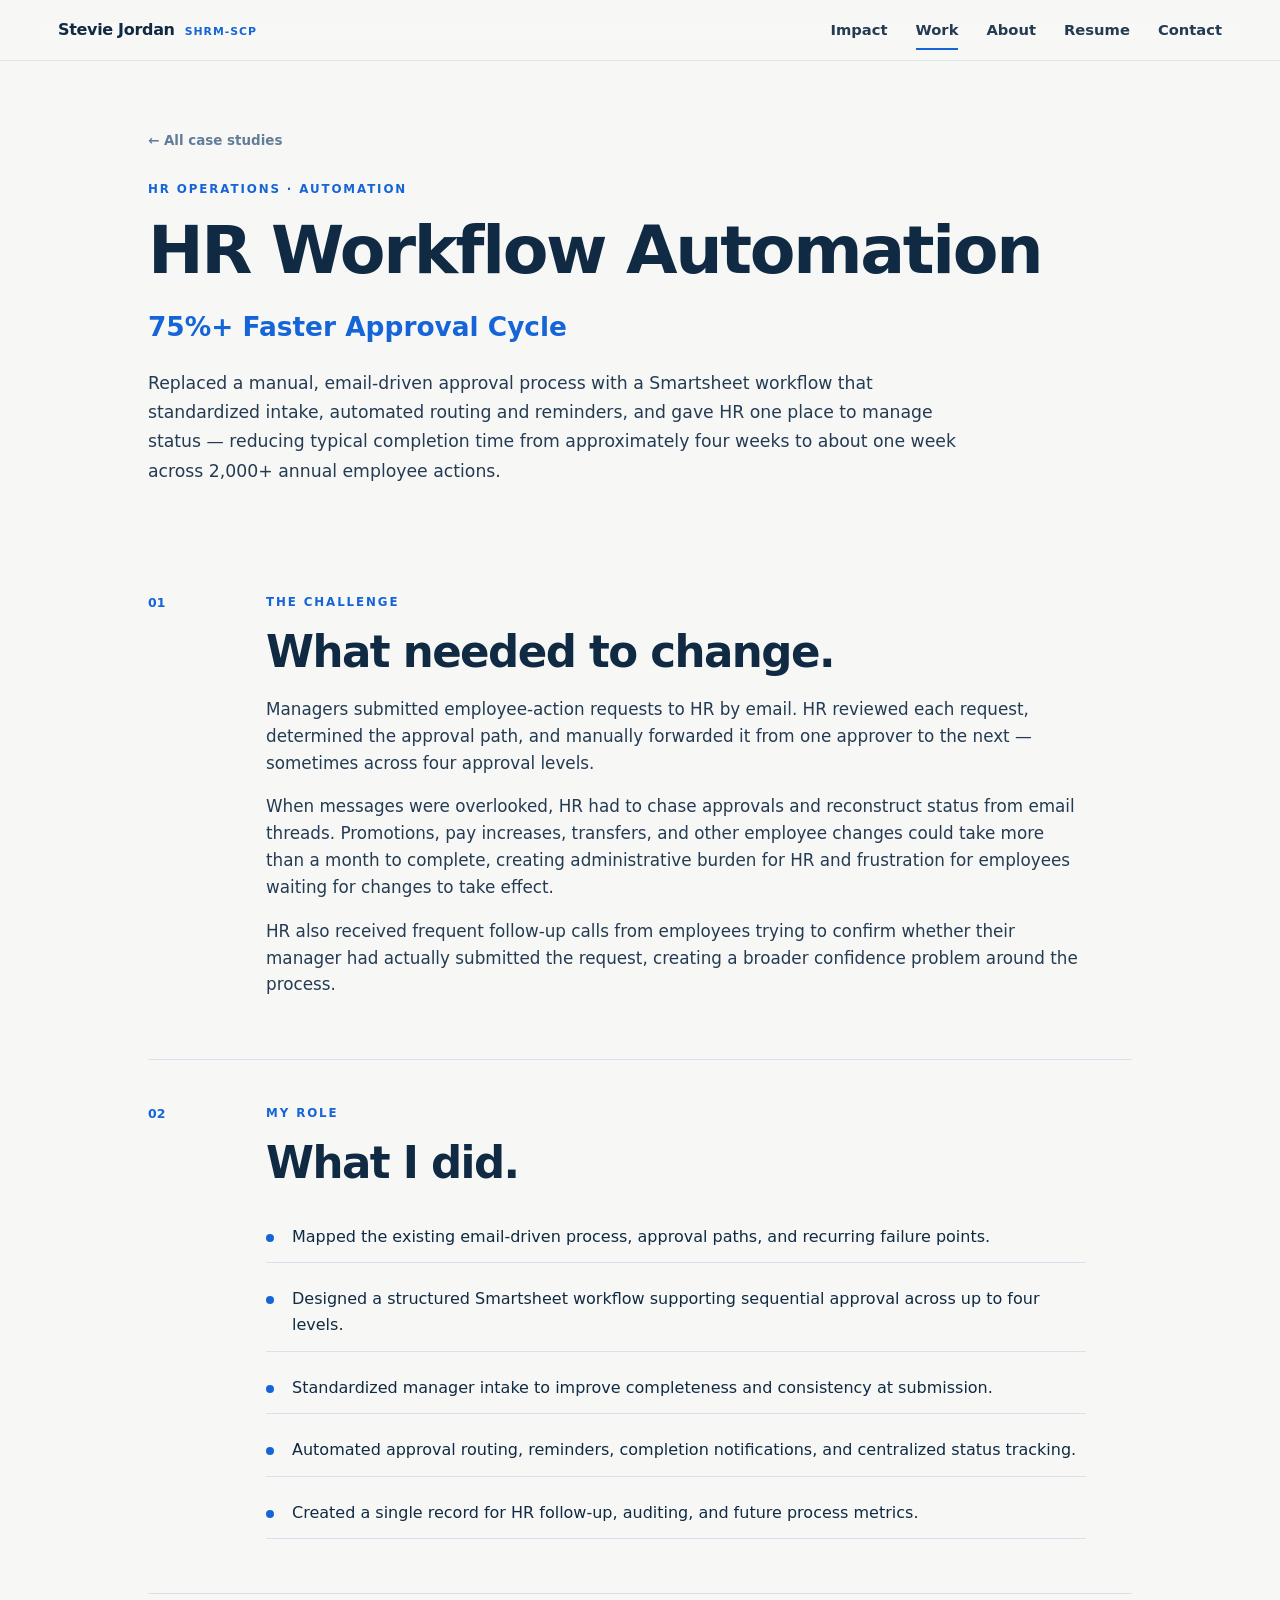
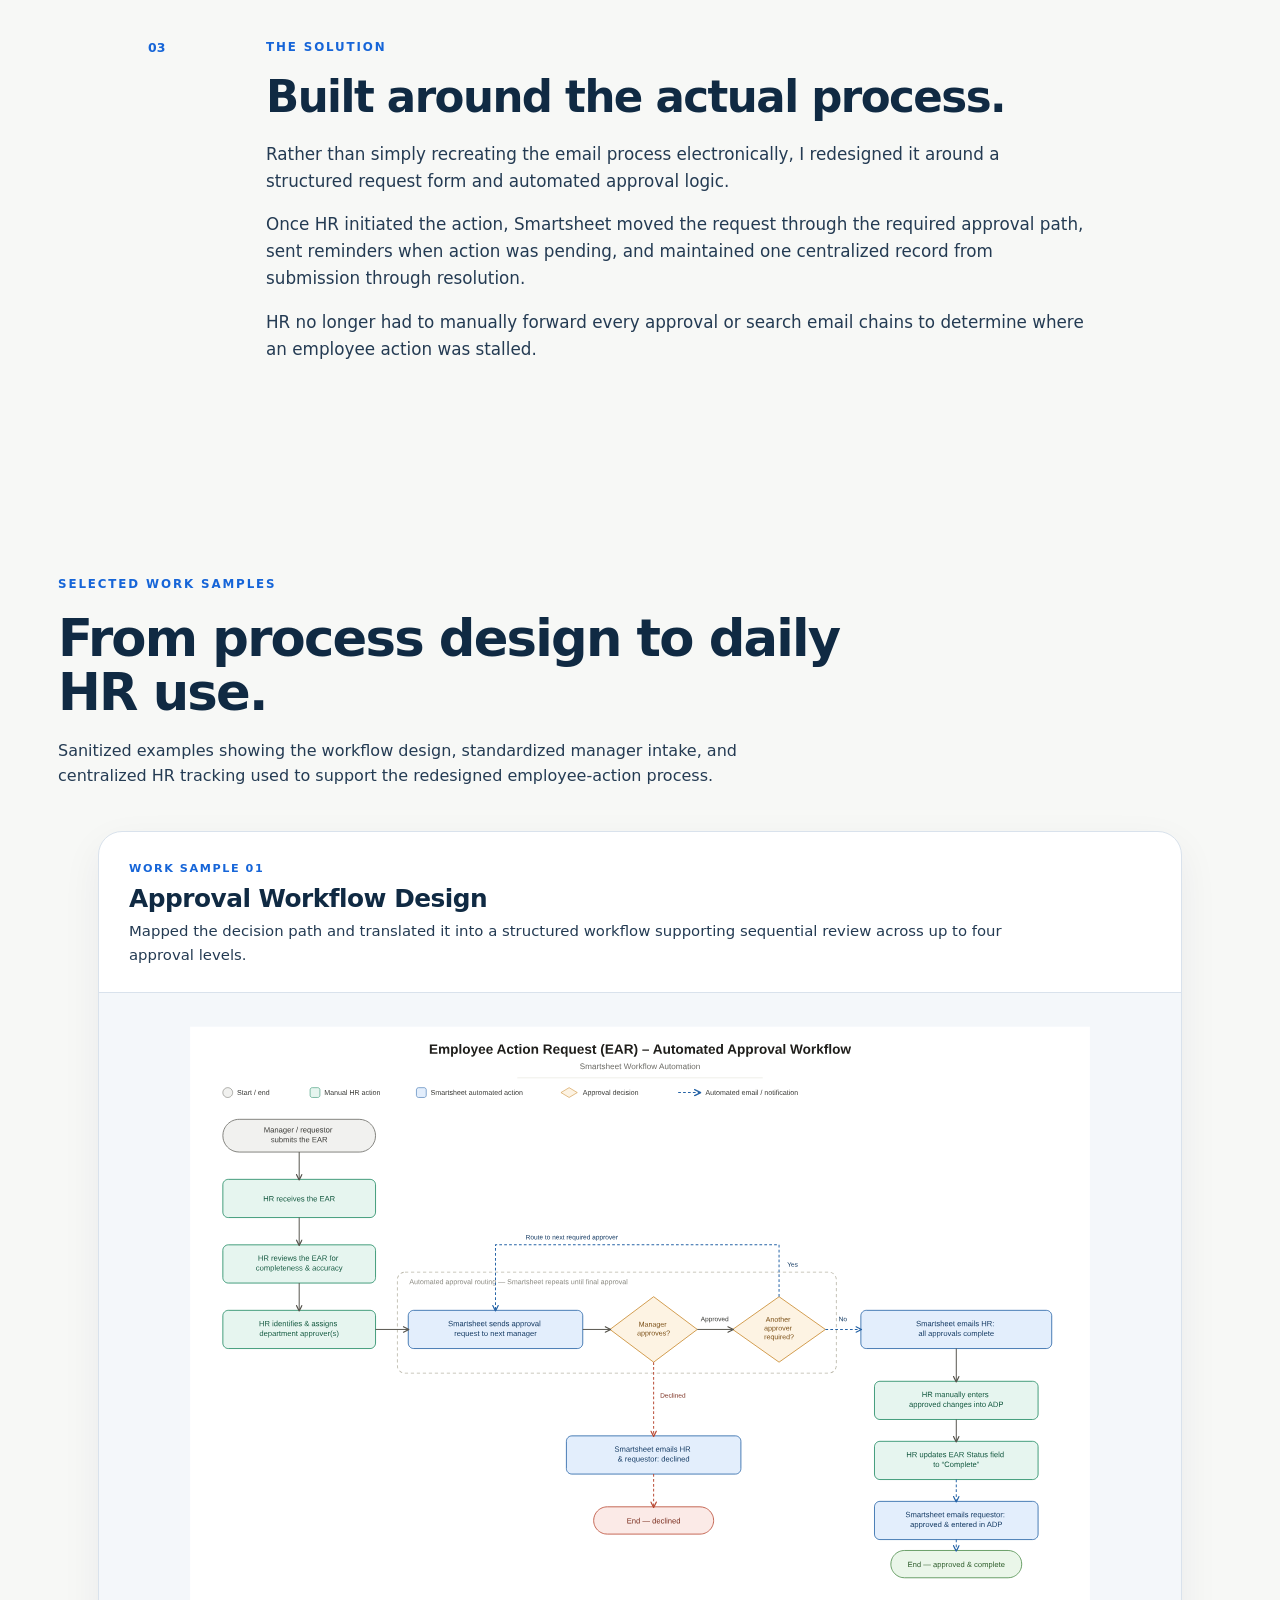
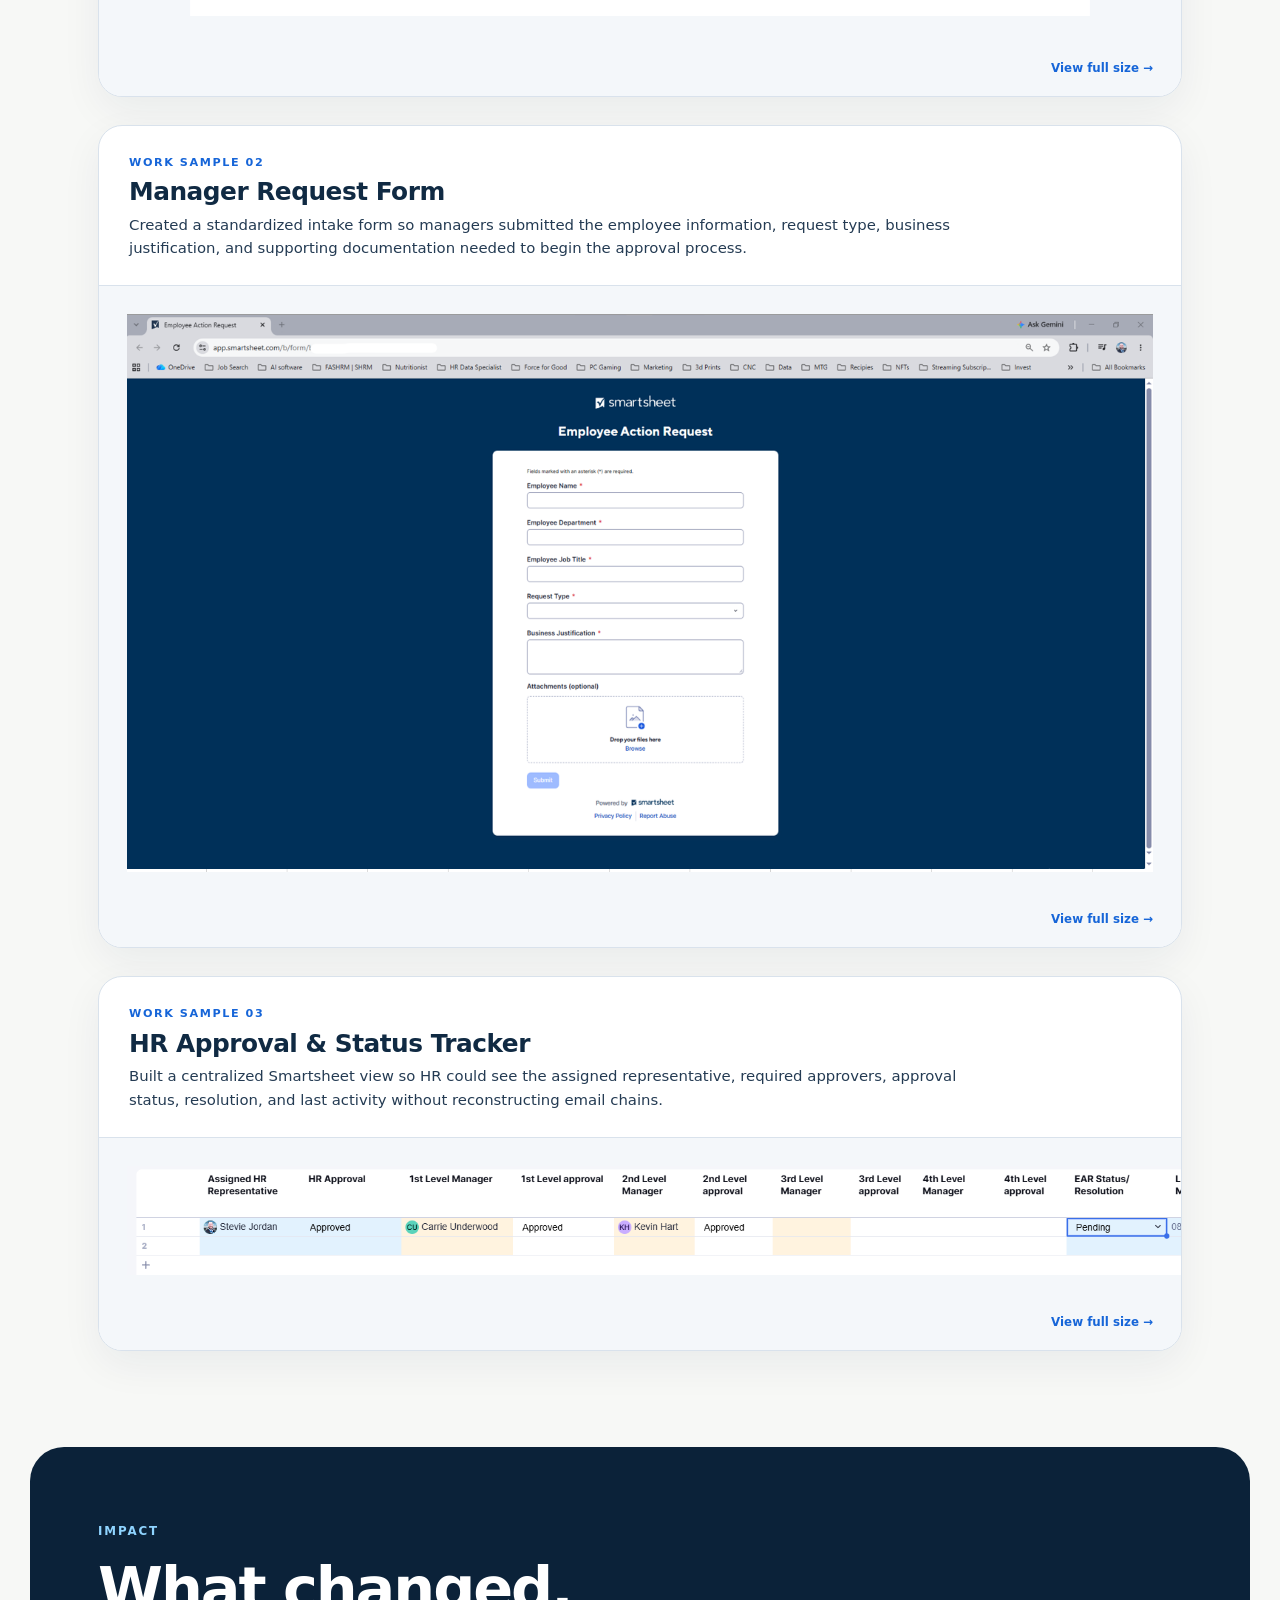
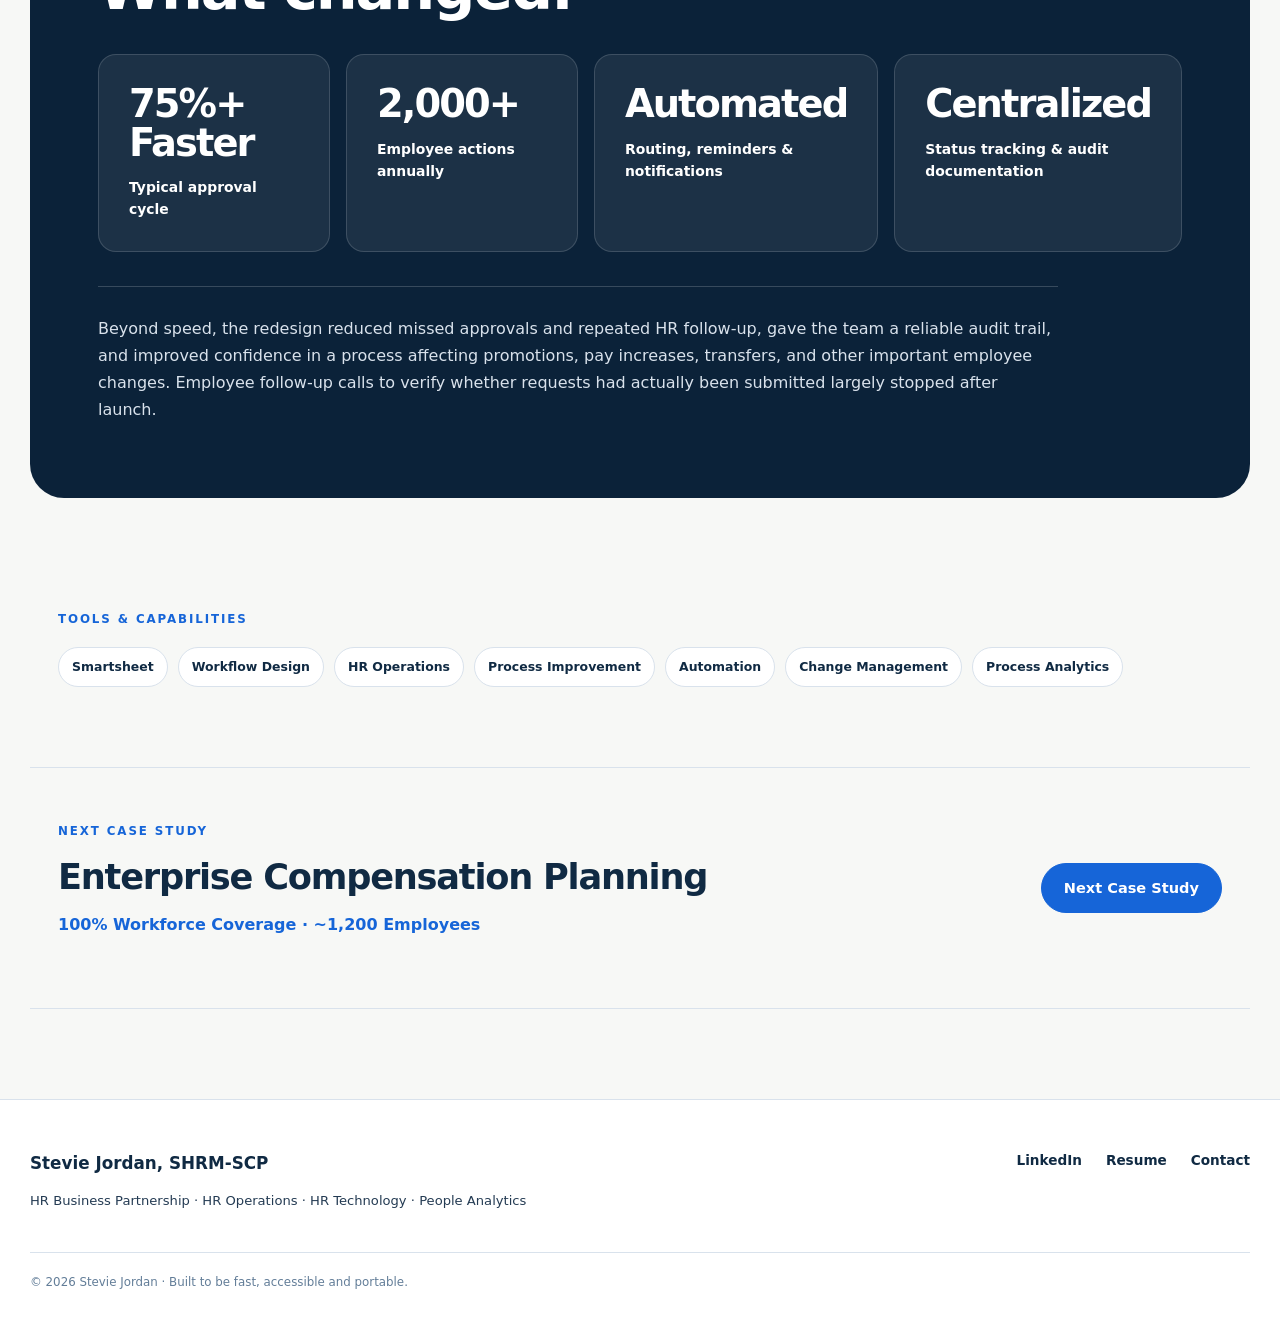
<file: work/hr-workflow-automation/index.html>
<!doctype html>
<html lang="en">

<head>

<meta charset="utf-8">
<meta name="viewport" content="width=device-width, initial-scale=1">

<title>HR Workflow Automation | 75%+ Faster Approval Cycle | Stevie Jordan</title>

<meta
  name="description"
  content="See how Stevie Jordan redesigned a manual employee-action approval process in Smartsheet, reducing typical cycle time from approximately four weeks to about one week across 2,000+ annual employee actions."
>

<link
  rel="canonical"
  href="https://steviejordan.me/work/hr-workflow-automation/"
>

<meta property="og:type" content="website">

<meta
  property="og:title"
  content="HR Workflow Automation | 75%+ Faster Approval Cycle | Stevie Jordan"
>

<meta
  property="og:description"
  content="A Smartsheet workflow redesign that automated multi-level approvals, centralized status tracking, and reduced typical processing time from approximately four weeks to about one week."
>

<meta
  property="og:url"
  content="https://steviejordan.me/work/hr-workflow-automation/"
>

<meta
  property="og:site_name"
  content="Stevie Jordan, SHRM-SCP"
>

<meta name="twitter:card" content="summary_large_image">
<meta name="theme-color" content="#102a43">

<link
  rel="icon"
  href="/assets/favicon.svg"
  type="image/svg+xml"
>

<link
  rel="stylesheet"
  href="/assets/css/styles.css"
>


<script type="application/ld+json">
{
  "@context": "https://schema.org",
  "@type": "Person",
  "name": "Stevie Jordan",
  "honorificSuffix": "SHRM-SCP",
  "url": "https://steviejordan.me",
  "sameAs": [
    "https://www.linkedin.com/in/StevieJordan"
  ],
  "jobTitle": "Human Resources Professional",
  "address": {
    "@type": "PostalAddress",
    "addressLocality": "Fayetteville",
    "addressRegion": "NC"
  },
  "alumniOf": {
    "@type": "CollegeOrUniversity",
    "name": "University of Mount Olive"
  }
}
</script>


<script type="application/ld+json">
{
  "@context": "https://schema.org",
  "@type": "BreadcrumbList",
  "itemListElement": [
    {
      "@type": "ListItem",
      "position": 1,
      "name": "Home",
      "item": "https://steviejordan.me/"
    },
    {
      "@type": "ListItem",
      "position": 2,
      "name": "Work",
      "item": "https://steviejordan.me/work/"
    },
    {
      "@type": "ListItem",
      "position": 3,
      "name": "HR Workflow Automation",
      "item": "https://steviejordan.me/work/hr-workflow-automation/"
    }
  ]
}
</script>


<style>

/* =========================================================
   HR WORKFLOW CASE STUDY
   PAGE-SPECIFIC STYLES
   ========================================================= */


/* ---------------------------------------------------------
   COMPACT NAVIGATION
   Keep this same treatment on future case-study pages.
   --------------------------------------------------------- */

body[data-page="work"] .nav-shell {
  min-height: 60px;
}

body[data-page="work"] .nav-link {
  padding: 18px 0;
}

body[data-page="work"] .nav-link::after {
  bottom: 10px;
}

body[data-page="work"] .wordmark-name {
  font-size: 1rem;
}


/* ---------------------------------------------------------
   CASE HERO
   --------------------------------------------------------- */

body[data-page="work"] .workflow-case-hero {
  max-width: 1040px;
  padding: 66px 28px 48px;
}

body[data-page="work"] .workflow-case-hero h1 {
  font-size: clamp(2.9rem, 5.2vw, 5rem);
  max-width: 900px;
}

body[data-page="work"] .workflow-case-hero .case-hook {
  margin-top: 20px;
  font-size: clamp(1.25rem, 2.3vw, 1.65rem);
  font-weight: 800;
  color: var(--blue);
}

body[data-page="work"] .workflow-case-hero .case-summary {
  max-width: 830px;
  font-size: 1.08rem;
  line-height: 1.7;
  margin-top: 18px;
}

body[data-page="work"] .workflow-case-hero .back-link {
  display: inline-block;
  margin-bottom: 28px;
}


/* ---------------------------------------------------------
   STORY CONTENT
   --------------------------------------------------------- */

body[data-page="work"] .workflow-case-content {
  padding-top: 42px;
  padding-bottom: 74px;
}

body[data-page="work"] .workflow-case-content .case-section {
  padding-top: 44px;
  padding-bottom: 44px;
}

body[data-page="work"] .workflow-case-content .case-section:first-child {
  padding-top: 0;
}

body[data-page="work"] .workflow-case-content .case-section h2 {
  font-size: clamp(1.9rem, 3.4vw, 3rem);
}

body[data-page="work"] .workflow-case-content .case-section p,
body[data-page="work"] .workflow-case-content .action-list {
  max-width: 820px;
}

body[data-page="work"] .workflow-case-content .action-list li {
  margin-bottom: 10px;
}


/* ---------------------------------------------------------
   REAL WORK SAMPLES
   --------------------------------------------------------- */

body[data-page="work"] .work-samples-section {
  max-width: var(--max);
  margin: 0 auto;
  padding: 78px 28px 96px;
}

body[data-page="work"] .work-samples-heading {
  max-width: 820px;
  margin-bottom: 42px;
}

body[data-page="work"] .work-samples-heading h2 {
  font-size: clamp(2.2rem, 4vw, 3.7rem);
}

body[data-page="work"] .work-samples-heading p {
  max-width: 760px;
  font-size: 1rem;
  margin-top: 18px;
}

body[data-page="work"] .sample-card {
  background: #fff;
  border: 1px solid var(--line);
  border-radius: 24px;
  overflow: hidden;
  margin-bottom: 28px;
  box-shadow: 0 14px 40px rgba(16,42,67,.06);
}

body[data-page="work"] .sample-card:last-child {
  margin-bottom: 0;
}

body[data-page="work"] .sample-copy {
  padding: 28px 30px 24px;
  border-bottom: 1px solid var(--line);
}

body[data-page="work"] .sample-number {
  color: var(--blue);
  font-size: .7rem;
  font-weight: 800;
  letter-spacing: .14em;
  text-transform: uppercase;
  margin-bottom: 8px;
}

body[data-page="work"] .sample-copy h3 {
  font-size: 1.55rem;
  margin-bottom: 8px;
}

body[data-page="work"] .sample-copy p {
  max-width: 880px;
  margin: 0;
  font-size: .93rem;
  line-height: 1.6;
}

body[data-page="work"] .sample-image-link {
  display: block;
  background: #f4f7fa;
}

body[data-page="work"] .sample-image-wrap {
  padding: 28px;
  overflow-x: auto;
}

body[data-page="work"] .sample-image {
  display: block;
  width: 100%;
  height: auto;
  margin: 0 auto;
}

body[data-page="work"] .sample-flowchart .sample-image {
  max-width: 900px;
}

body[data-page="work"] .sample-form .sample-image {
  max-width: 1100px;
}

body[data-page="work"] .sample-tracker .sample-image {
  min-width: 1150px;
  max-width: none;
}

body[data-page="work"] .sample-enlarge {
  display: block;
  padding: 10px 28px 18px;
  text-align: right;
  color: var(--blue);
  font-size: .74rem;
  font-weight: 800;
}


/* ---------------------------------------------------------
   IMPACT
   --------------------------------------------------------- */

body[data-page="work"] .workflow-impact {
  margin-top: 0;
}

body[data-page="work"] .workflow-impact .case-impact-grid {
  gap: 16px;
}

body[data-page="work"] .workflow-impact .metric-card {
  min-height: 160px;
}

body[data-page="work"] .workflow-impact .metric-value {
  font-size: clamp(1.8rem, 3vw, 2.7rem);
}


/* Impact narrative beneath cards */

body[data-page="work"] .impact-narrative {
  max-width: 960px;
  margin-top: 34px;
  padding-top: 28px;
  border-top: 1px solid rgba(255,255,255,.18);
}

body[data-page="work"] .impact-narrative p {
  color: #d9e2ec;
  font-size: 1rem;
  line-height: 1.7;
  margin: 0;
}


/* ---------------------------------------------------------
   TOOLS
   --------------------------------------------------------- */

body[data-page="work"] .workflow-tools {
  padding-top: 72px;
  padding-bottom: 80px;
}


/* ---------------------------------------------------------
   RESPONSIVE
   --------------------------------------------------------- */

@media (max-width: 900px) {

  body[data-page="work"] .workflow-case-hero {
    padding-top: 52px;
  }

  body[data-page="work"] .work-samples-section {
    padding-top: 58px;
    padding-bottom: 72px;
  }

}


@media (max-width: 620px) {

  body[data-page="work"] .workflow-case-hero h1 {
    font-size: clamp(2.5rem, 12vw, 4rem);
  }

  body[data-page="work"] .workflow-case-hero {
    padding-bottom: 34px;
  }

  body[data-page="work"] .sample-copy {
    padding: 24px 22px 20px;
  }

  body[data-page="work"] .sample-image-wrap {
    padding: 18px;
  }

}

</style>

</head>



<body data-page="work">


<!-- =======================================================
     HEADER
     ======================================================= -->

<header class="site-header">

  <div class="nav-shell">

    <a
      class="wordmark"
      href="/"
      aria-label="Stevie Jordan home"
    >
      <span class="wordmark-name">
        Stevie Jordan
      </span>

      <span class="wordmark-cred">
        SHRM-SCP
      </span>
    </a>


    <button
      class="menu-button"
      type="button"
      aria-expanded="false"
      aria-controls="site-nav"
    >
      <span></span>
      <span></span>
      <span></span>

      <span class="sr-only">
        Open navigation
      </span>
    </button>


    <nav
      id="site-nav"
      class="site-nav"
      aria-label="Primary navigation"
    >

      <a class="nav-link" href="/impact/">
        Impact
      </a>

      <a class="nav-link active" href="/work/">
        Work
      </a>

      <a class="nav-link" href="/about/">
        About
      </a>

      <a class="nav-link" href="/resume/">
        Resume
      </a>

      <a class="nav-link" href="/contact/">
        Contact
      </a>

    </nav>

  </div>

</header>



<main id="main">


<!-- =======================================================
     HERO
     ======================================================= -->

<section class="case-hero workflow-case-hero">

  <a
    class="back-link"
    href="/work/"
  >
    ← All case studies
  </a>


  <div class="eyebrow">
    HR Operations · Automation
  </div>


  <h1>
    HR Workflow Automation
  </h1>


  <p class="case-hook">
    75%+ Faster Approval Cycle
  </p>


  <p class="case-summary">
    Replaced a manual, email-driven approval process with a
    Smartsheet workflow that standardized intake, automated
    routing and reminders, and gave HR one place to manage
    status — reducing typical completion time from approximately
    four weeks to about one week across 2,000+ annual employee
    actions.
  </p>

</section>



<!-- =======================================================
     STORY
     ======================================================= -->

<section class="case-content workflow-case-content">

  <div class="case-main">


    <!-- CHALLENGE -->

    <section class="case-section">

      <div class="section-number">
        01
      </div>


      <div>

        <div class="eyebrow">
          The challenge
        </div>

        <h2>
          What needed to change.
        </h2>

        <p>
          Managers submitted employee-action requests to HR by
          email. HR reviewed each request, determined the approval
          path, and manually forwarded it from one approver to the
          next — sometimes across four approval levels.
        </p>

        <p>
          When messages were overlooked, HR had to chase approvals
          and reconstruct status from email threads. Promotions,
          pay increases, transfers, and other employee changes
          could take more than a month to complete, creating
          administrative burden for HR and frustration for
          employees waiting for changes to take effect.
        </p>

        <p>
          HR also received frequent follow-up calls from employees
          trying to confirm whether their manager had actually
          submitted the request, creating a broader confidence
          problem around the process.
        </p>

      </div>

    </section>



    <!-- MY ROLE -->

    <section class="case-section">

      <div class="section-number">
        02
      </div>


      <div>

        <div class="eyebrow">
          My role
        </div>

        <h2>
          What I did.
        </h2>


        <ul class="action-list">

          <li>
            Mapped the existing email-driven process, approval
            paths, and recurring failure points.
          </li>

          <li>
            Designed a structured Smartsheet workflow supporting
            sequential approval across up to four levels.
          </li>

          <li>
            Standardized manager intake to improve completeness
            and consistency at submission.
          </li>

          <li>
            Automated approval routing, reminders, completion
            notifications, and centralized status tracking.
          </li>

          <li>
            Created a single record for HR follow-up, auditing,
            and future process metrics.
          </li>

        </ul>

      </div>

    </section>



    <!-- SOLUTION -->

    <section class="case-section">

      <div class="section-number">
        03
      </div>


      <div>

        <div class="eyebrow">
          The solution
        </div>

        <h2>
          Built around the actual process.
        </h2>

        <p>
          Rather than simply recreating the email process
          electronically, I redesigned it around a structured
          request form and automated approval logic.
        </p>

        <p>
          Once HR initiated the action, Smartsheet moved the
          request through the required approval path, sent
          reminders when action was pending, and maintained one
          centralized record from submission through resolution.
        </p>

        <p>
          HR no longer had to manually forward every approval or
          search email chains to determine where an employee
          action was stalled.
        </p>

      </div>

    </section>


  </div>

</section>



<!-- =======================================================
     SELECTED WORK SAMPLES
     ======================================================= -->

<section class="work-samples-section">


  <div
    class="work-samples-heading"
    data-reveal
  >

    <div class="eyebrow">
      Selected work samples
    </div>

    <h2>
      From process design to daily HR use.
    </h2>

    <p>
      Sanitized examples showing the workflow design,
      standardized manager intake, and centralized HR tracking
      used to support the redesigned employee-action process.
    </p>

  </div>



  <!-- SAMPLE 1 -->

  <figure
    class="sample-card sample-flowchart"
    data-reveal
  >

    <figcaption class="sample-copy">

      <div class="sample-number">
        Work Sample 01
      </div>

      <h3>
        Approval Workflow Design
      </h3>

      <p>
        Mapped the decision path and translated it into a
        structured workflow supporting sequential review across
        up to four approval levels.
      </p>

    </figcaption>


    <a
      class="sample-image-link"
      href="/assets/images/hr-workflow/workflow-design.svg"
      target="_blank"
      rel="noopener"
      aria-label="Open full-size approval workflow design"
    >

      <div class="sample-image-wrap">

        <img
          class="sample-image"
          src="/assets/images/hr-workflow/workflow-design.svg"
          alt="Employee Action Request approval workflow designed in Smartsheet"
        >

      </div>

      <span class="sample-enlarge">
        View full size →
      </span>

    </a>

  </figure>



  <!-- SAMPLE 2 -->

  <figure
    class="sample-card sample-form"
    data-reveal
  >

    <figcaption class="sample-copy">

      <div class="sample-number">
        Work Sample 02
      </div>

      <h3>
        Manager Request Form
      </h3>

      <p>
        Created a standardized intake form so managers submitted
        the employee information, request type, business
        justification, and supporting documentation needed to
        begin the approval process.
      </p>

    </figcaption>


    <a
      class="sample-image-link"
      href="/assets/images/hr-workflow/manager-request-form.png"
      target="_blank"
      rel="noopener"
      aria-label="Open full-size manager request form"
    >

      <div class="sample-image-wrap">

        <img
          class="sample-image"
          src="/assets/images/hr-workflow/manager-request-form.png"
          alt="Smartsheet Employee Action Request form used for standardized manager intake"
          loading="lazy"
        >

      </div>

      <span class="sample-enlarge">
        View full size →
      </span>

    </a>

  </figure>



  <!-- SAMPLE 3 -->

  <figure
    class="sample-card sample-tracker"
    data-reveal
  >

    <figcaption class="sample-copy">

      <div class="sample-number">
        Work Sample 03
      </div>

      <h3>
        HR Approval &amp; Status Tracker
      </h3>

      <p>
        Built a centralized Smartsheet view so HR could see the
        assigned representative, required approvers, approval
        status, resolution, and last activity without
        reconstructing email chains.
      </p>

    </figcaption>


    <a
      class="sample-image-link"
      href="/assets/images/hr-workflow/hr-approval-tracker.png"
      target="_blank"
      rel="noopener"
      aria-label="Open full-size HR approval and status tracker"
    >

      <div class="sample-image-wrap">

        <img
          class="sample-image"
          src="/assets/images/hr-workflow/hr-approval-tracker.png"
          alt="Smartsheet HR approval and status tracking table"
          loading="lazy"
        >

      </div>

      <span class="sample-enlarge">
        View full size →
      </span>

    </a>

  </figure>


</section>



<!-- =======================================================
     IMPACT
     ======================================================= -->

<section class="case-impact workflow-impact">

  <div class="case-impact-heading">

    <div class="eyebrow light">
      Impact
    </div>

    <h2>
      What changed.
    </h2>

  </div>


  <div class="case-impact-grid">


    <div class="metric-card metric-card-small">

      <div class="metric-value">
        75%+ Faster
      </div>

      <div class="metric-label">
        Typical approval cycle
      </div>

    </div>



    <div class="metric-card metric-card-small">

      <div class="metric-value">
        2,000+
      </div>

      <div class="metric-label">
        Employee actions annually
      </div>

    </div>



    <div class="metric-card metric-card-small">

      <div class="metric-value">
        Automated
      </div>

      <div class="metric-label">
        Routing, reminders &amp; notifications
      </div>

    </div>



    <div class="metric-card metric-card-small">

      <div class="metric-value">
        Centralized
      </div>

      <div class="metric-label">
        Status tracking &amp; audit documentation
      </div>

    </div>


  </div>


  <div class="impact-narrative">

    <p>
      Beyond speed, the redesign reduced missed approvals and
      repeated HR follow-up, gave the team a reliable audit trail,
      and improved confidence in a process affecting promotions,
      pay increases, transfers, and other important employee
      changes. Employee follow-up calls to verify whether requests
      had actually been submitted largely stopped after launch.
    </p>

  </div>

</section>



<!-- =======================================================
     TOOLS & CAPABILITIES
     ======================================================= -->

<section class="section-shell tools-section workflow-tools">

  <div class="eyebrow">
    Tools &amp; capabilities
  </div>


  <div class="chips">

    <span>
      Smartsheet
    </span>

    <span>
      Workflow Design
    </span>

    <span>
      HR Operations
    </span>

    <span>
      Process Improvement
    </span>

    <span>
      Automation
    </span>

    <span>
      Change Management
    </span>

    <span>
      Process Analytics
    </span>

  </div>

</section>



<!-- =======================================================
     NEXT CASE STUDY
     ======================================================= -->

<section class="next-project">

  <div>

    <div class="eyebrow">
      Next case study
    </div>

    <h2>
      Enterprise Compensation Planning
    </h2>

    <p>
      100% Workforce Coverage · ~1,200 Employees
    </p>

  </div>


  <a
    class="button"
    href="/work/compensation-planning/"
  >
    Next Case Study
  </a>

</section>


</main>



<!-- =======================================================
     FOOTER
     ======================================================= -->

<footer class="site-footer">

  <div class="footer-shell">

    <div>

      <a
        class="footer-name"
        href="/"
      >
        Stevie Jordan, SHRM-SCP
      </a>

      <p>
        HR Business Partnership · HR Operations ·
        HR Technology · People Analytics
      </p>

    </div>


    <div class="footer-links">

      <a
        href="https://www.linkedin.com/in/StevieJordan"
        target="_blank"
        rel="noopener"
      >
        LinkedIn
      </a>

      <a href="/resume/">
        Resume
      </a>

      <a href="/contact/">
        Contact
      </a>

    </div>

  </div>


  <div class="footer-bottom">
    © 2026 Stevie Jordan · Built to be fast, accessible and portable.
  </div>

</footer>


<script
  src="/assets/js/site.js"
  defer
></script>


</body>

</html>
</file>
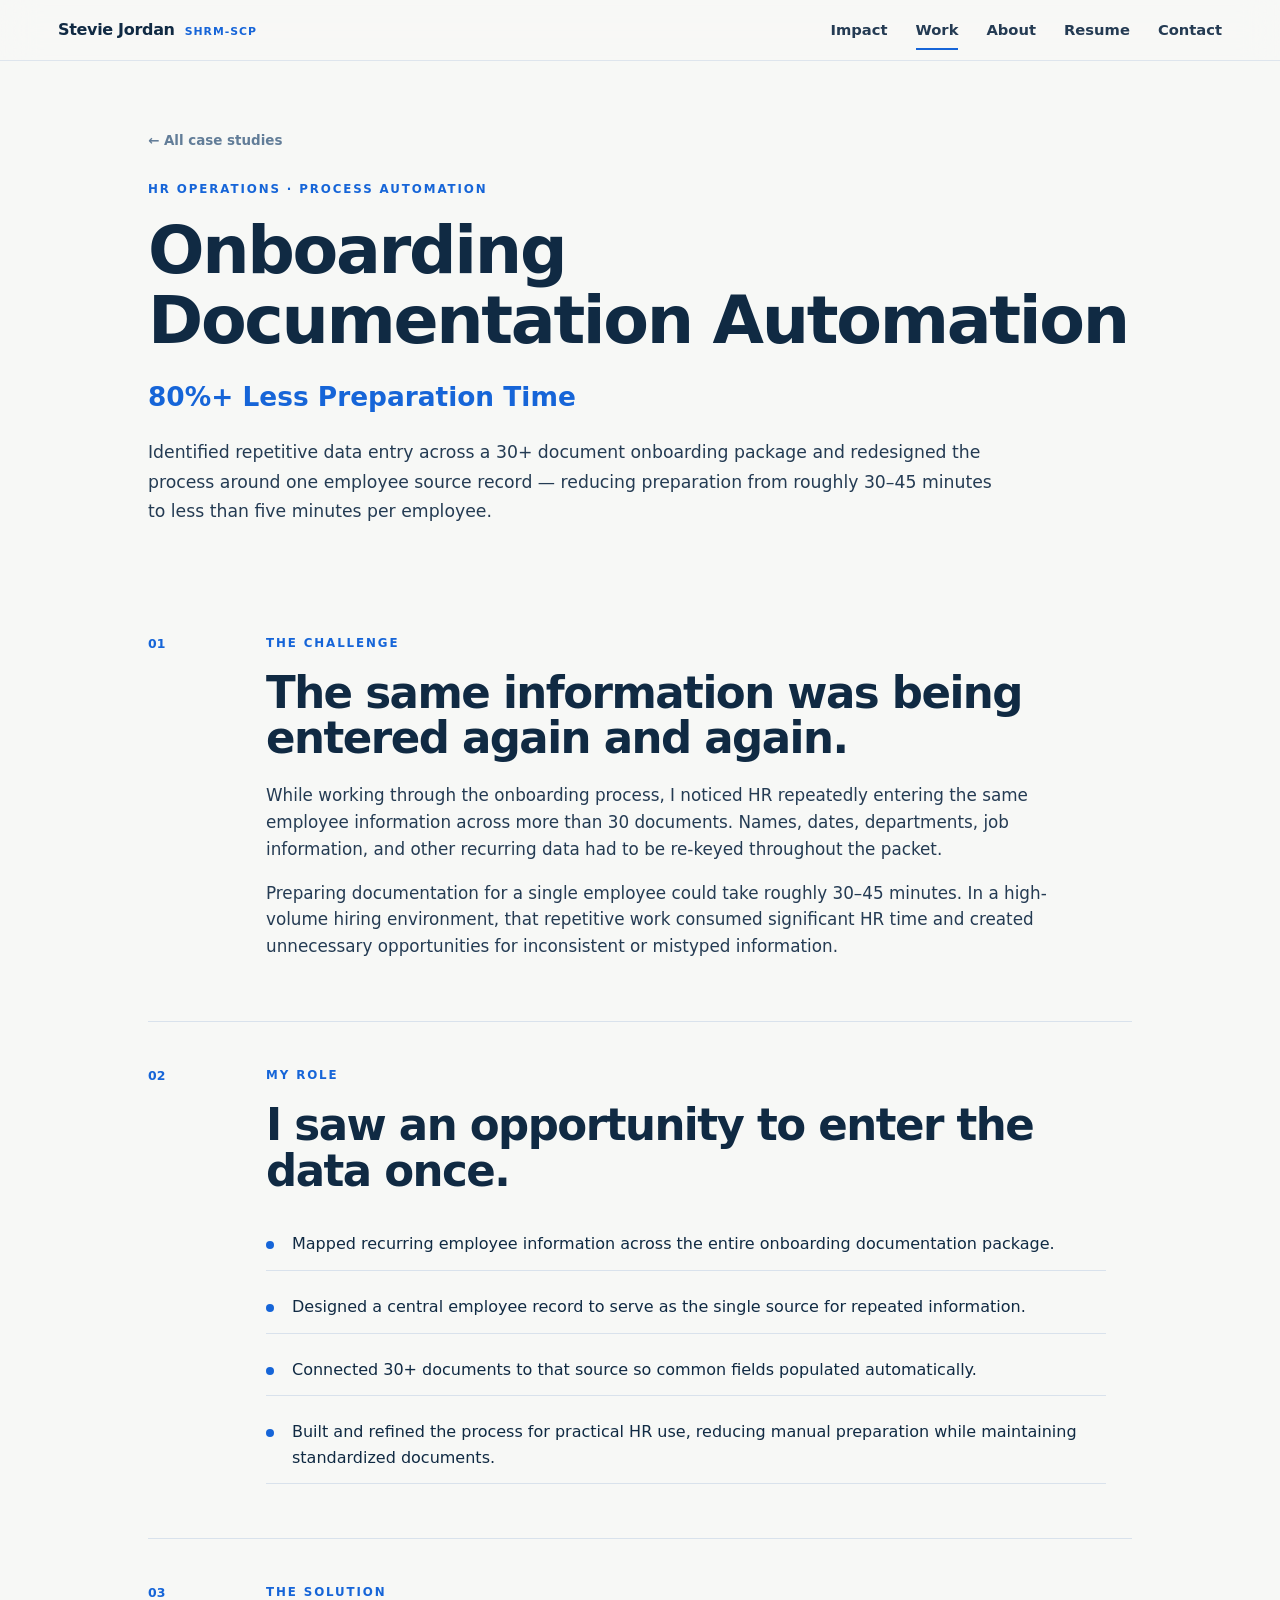
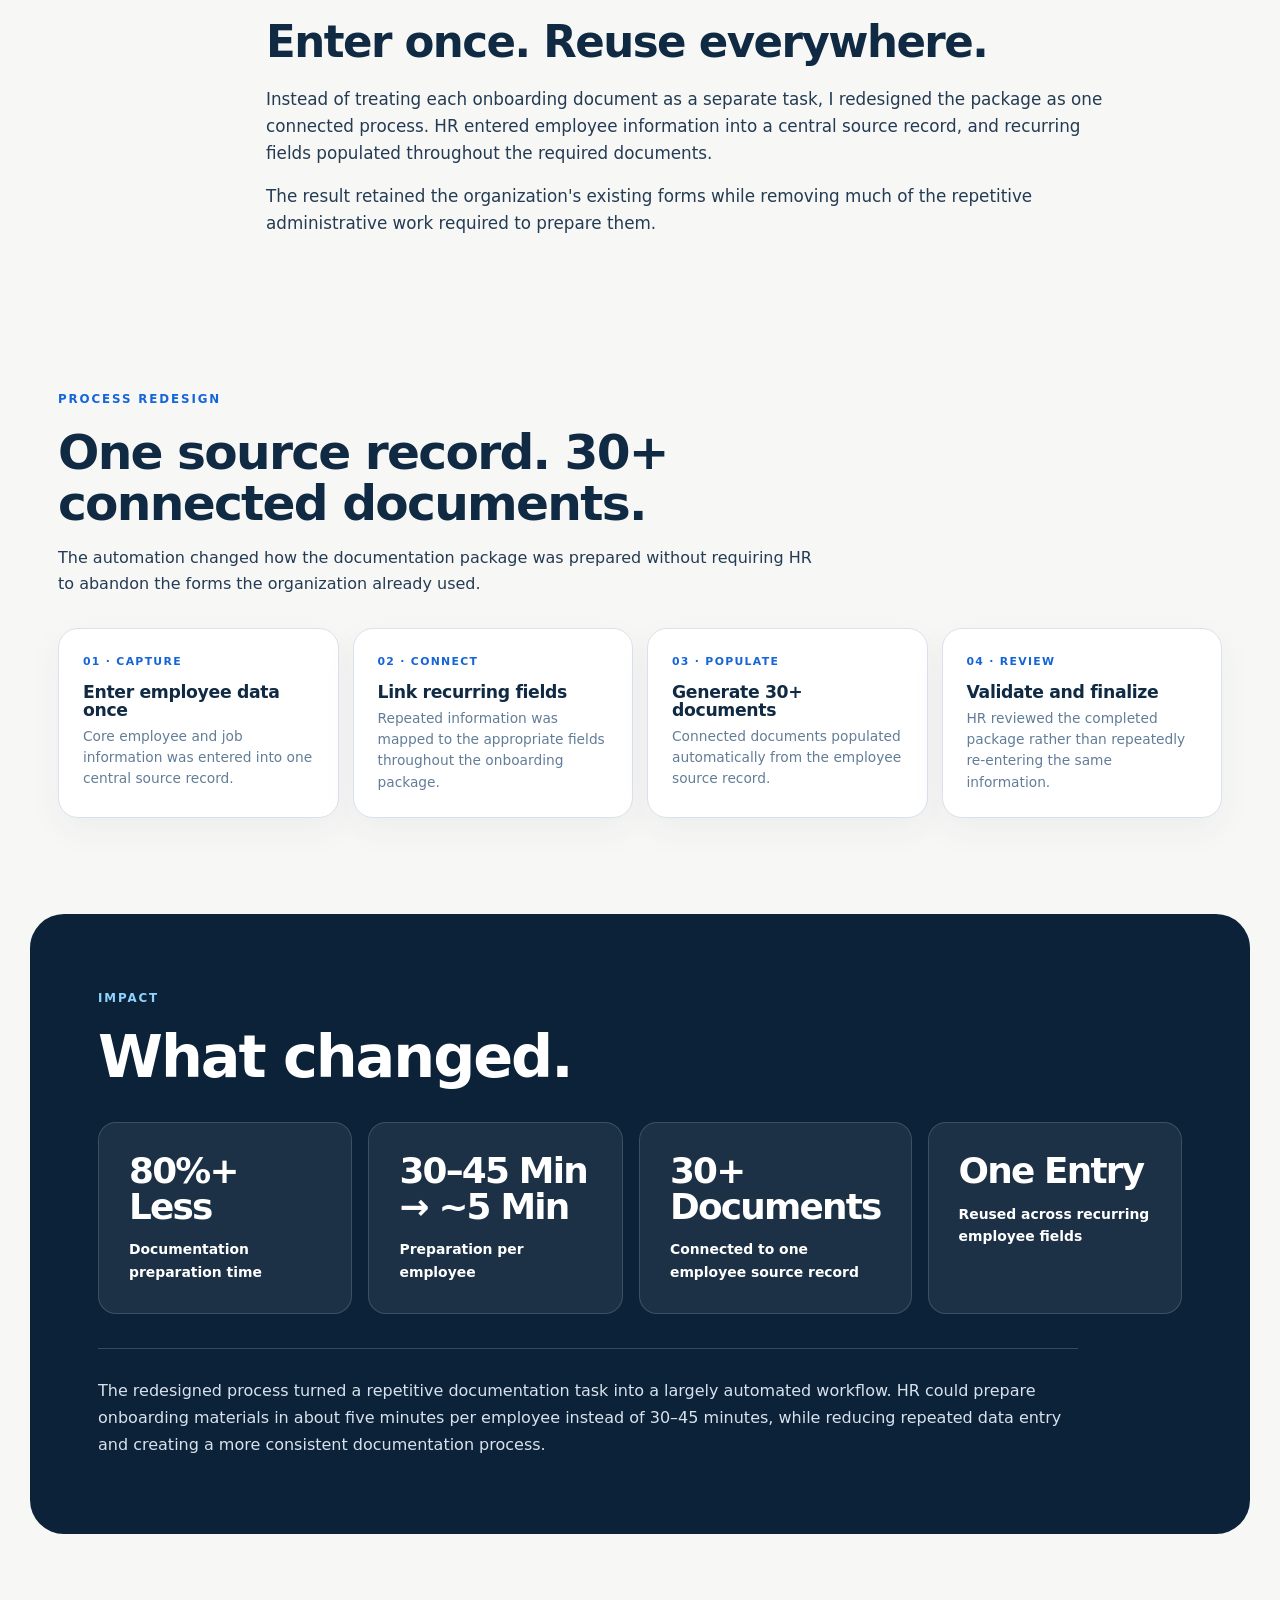
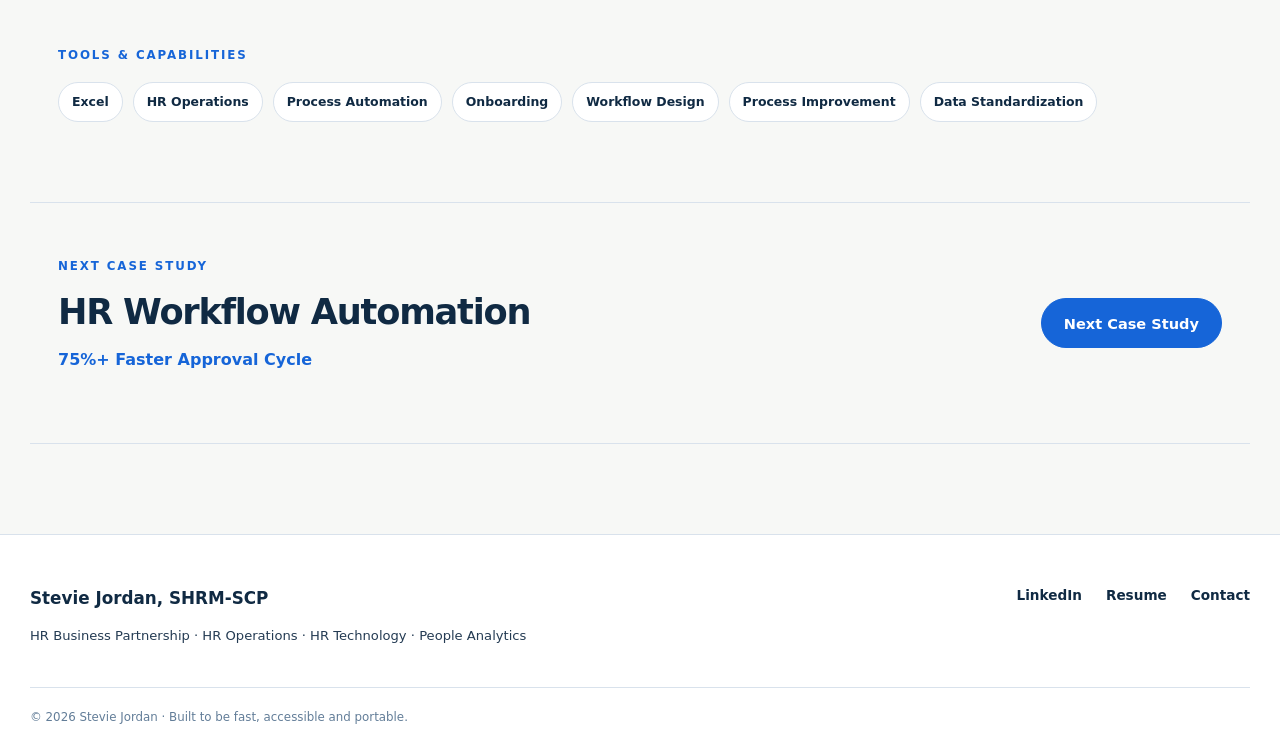
<file: work/onboarding-automation/index.html>
<!doctype html>
<html lang="en">

<head>

<meta charset="utf-8">
<meta name="viewport" content="width=device-width, initial-scale=1">

<title>Onboarding Documentation Automation | 80%+ Less Prep Time | Stevie Jordan</title>

<meta
  name="description"
  content="See how Stevie Jordan redesigned onboarding documentation by creating one source record that populated 30+ forms, reducing preparation time from approximately 30–45 minutes to less than five minutes per employee."
>

<link
  rel="canonical"
  href="https://steviejordan.me/work/onboarding-automation/"
>

<meta property="og:type" content="website">

<meta
  property="og:title"
  content="Onboarding Documentation Automation | 80%+ Less Prep Time | Stevie Jordan"
>

<meta
  property="og:description"
  content="One employee record, 30+ documents, and approximately five minutes of preparation instead of 30–45."
>

<meta
  property="og:url"
  content="https://steviejordan.me/work/onboarding-automation/"
>

<meta
  property="og:site_name"
  content="Stevie Jordan, SHRM-SCP"
>

<meta name="twitter:card" content="summary_large_image">
<meta name="theme-color" content="#102a43">

<link
  rel="icon"
  href="/assets/favicon.svg"
  type="image/svg+xml"
>

<link
  rel="stylesheet"
  href="/assets/css/styles.css"
>


<script type="application/ld+json">
{
  "@context": "https://schema.org",
  "@type": "Person",
  "name": "Stevie Jordan",
  "honorificSuffix": "SHRM-SCP",
  "url": "https://steviejordan.me",
  "sameAs": [
    "https://www.linkedin.com/in/StevieJordan"
  ],
  "jobTitle": "Human Resources Professional",
  "address": {
    "@type": "PostalAddress",
    "addressLocality": "Fayetteville",
    "addressRegion": "NC"
  }
}
</script>


<style>

/* =========================================================
   ONBOARDING AUTOMATION CASE STUDY
   ========================================================= */


/* COMPACT NAVIGATION */

body[data-page="work"] .nav-shell {
  min-height: 60px;
}

body[data-page="work"] .nav-link {
  padding: 18px 0;
}

body[data-page="work"] .nav-link::after {
  bottom: 10px;
}

body[data-page="work"] .wordmark-name {
  font-size: 1rem;
}


/* =========================================================
   COMPACT HERO
   ========================================================= */

body[data-page="work"] .onboarding-case-hero {
  max-width: 1040px;
  padding: 66px 28px 48px;
}

body[data-page="work"] .onboarding-case-hero h1 {
  font-size: clamp(2.9rem, 5.2vw, 5rem);
  max-width: 980px;
}

body[data-page="work"] .onboarding-case-hero .case-hook {
  margin-top: 20px;
  font-size: clamp(1.25rem, 2.3vw, 1.65rem);
  font-weight: 800;
  color: var(--blue);
}

body[data-page="work"] .onboarding-case-hero .case-summary {
  max-width: 860px;
  font-size: 1.08rem;
  line-height: 1.7;
  margin-top: 18px;
}

body[data-page="work"] .onboarding-case-hero .back-link {
  display: inline-block;
  margin-bottom: 28px;
}


/* =========================================================
   STORY CONTENT
   ========================================================= */

body[data-page="work"] .onboarding-case-content {
  padding-top: 42px;
  padding-bottom: 74px;
}

body[data-page="work"] .onboarding-case-content .case-section {
  padding-top: 44px;
  padding-bottom: 44px;
}

body[data-page="work"] .onboarding-case-content .case-section:first-child {
  padding-top: 0;
}

body[data-page="work"] .onboarding-case-content .case-section h2 {
  font-size: clamp(1.9rem, 3.4vw, 3rem);
}

body[data-page="work"] .onboarding-case-content .case-section p,
body[data-page="work"] .onboarding-case-content .action-list {
  max-width: 840px;
}

body[data-page="work"] .onboarding-case-content .action-list li {
  margin-bottom: 10px;
}


/* =========================================================
   PROCESS SECTION
   ========================================================= */

body[data-page="work"] .automation-process-section {
  max-width: var(--max);
  margin: 0 auto;
  padding: 18px 28px 96px;
}

body[data-page="work"] .automation-process-heading {
  max-width: 820px;
  margin-bottom: 32px;
}

body[data-page="work"] .automation-process-heading h2 {
  font-size: clamp(2.1rem, 3.8vw, 3.5rem);
}

body[data-page="work"] .automation-process-heading p {
  max-width: 760px;
  margin-top: 16px;
}

body[data-page="work"] .automation-process-grid {
  display: grid;
  grid-template-columns: repeat(4, 1fr);
  gap: 14px;
}

body[data-page="work"] .automation-process-card {
  padding: 24px;
  background: #fff;
  border: 1px solid var(--line);
  border-radius: 20px;
  box-shadow: 0 12px 34px rgba(16,42,67,.05);
}

body[data-page="work"] .automation-process-number {
  color: var(--blue);
  font-size: .68rem;
  font-weight: 800;
  letter-spacing: .12em;
  text-transform: uppercase;
  margin-bottom: 12px;
}

body[data-page="work"] .automation-process-card h3 {
  font-size: 1.08rem;
  margin-bottom: 7px;
}

body[data-page="work"] .automation-process-card p {
  margin: 0;
  color: var(--muted);
  font-size: .86rem;
  line-height: 1.55;
}


/* =========================================================
   IMPACT
   ========================================================= */

body[data-page="work"] .onboarding-impact {
  margin-top: 0;
}

body[data-page="work"] .onboarding-impact .case-impact-grid {
  gap: 16px;
}

body[data-page="work"] .onboarding-impact .metric-card {
  min-height: 165px;
}

body[data-page="work"] .onboarding-impact .metric-value {
  font-size: clamp(1.7rem, 2.8vw, 2.6rem);
}

body[data-page="work"] .impact-narrative {
  max-width: 980px;
  margin-top: 34px;
  padding-top: 28px;
  border-top: 1px solid rgba(255,255,255,.18);
}

body[data-page="work"] .impact-narrative p {
  color: #d9e2ec;
  font-size: 1rem;
  line-height: 1.7;
  margin: 0;
}


/* =========================================================
   TOOLS
   ========================================================= */

body[data-page="work"] .onboarding-tools {
  padding-top: 72px;
  padding-bottom: 80px;
}


/* =========================================================
   RESPONSIVE
   ========================================================= */

@media (max-width: 900px) {

  body[data-page="work"] .onboarding-case-hero {
    padding-top: 52px;
  }

  body[data-page="work"] .automation-process-grid {
    grid-template-columns: repeat(2, 1fr);
  }

}


@media (max-width: 620px) {

  body[data-page="work"] .onboarding-case-hero h1 {
    font-size: clamp(2.5rem, 12vw, 4rem);
  }

  body[data-page="work"] .automation-process-grid {
    grid-template-columns: 1fr;
  }

}

</style>

</head>



<body data-page="work">


<!-- =======================================================
     HEADER
     ======================================================= -->

<header class="site-header">

  <div class="nav-shell">

    <a
      class="wordmark"
      href="/"
      aria-label="Stevie Jordan home"
    >
      <span class="wordmark-name">
        Stevie Jordan
      </span>

      <span class="wordmark-cred">
        SHRM-SCP
      </span>
    </a>


    <button
      class="menu-button"
      type="button"
      aria-expanded="false"
      aria-controls="site-nav"
    >
      <span></span>
      <span></span>
      <span></span>

      <span class="sr-only">
        Open navigation
      </span>
    </button>


    <nav
      id="site-nav"
      class="site-nav"
      aria-label="Primary navigation"
    >

      <a class="nav-link" href="/impact/">
        Impact
      </a>

      <a class="nav-link active" href="/work/">
        Work
      </a>

      <a class="nav-link" href="/about/">
        About
      </a>

      <a class="nav-link" href="/resume/">
        Resume
      </a>

      <a class="nav-link" href="/contact/">
        Contact
      </a>

    </nav>

  </div>

</header>



<main id="main">


<!-- =======================================================
     HERO
     ======================================================= -->

<section class="case-hero onboarding-case-hero">

  <a
    class="back-link"
    href="/work/"
  >
    ← All case studies
  </a>


  <div class="eyebrow">
    HR Operations · Process Automation
  </div>


  <h1>
    Onboarding Documentation Automation
  </h1>


  <p class="case-hook">
    80%+ Less Preparation Time
  </p>


  <p class="case-summary">
    Identified repetitive data entry across a 30+ document
    onboarding package and redesigned the process around one
    employee source record — reducing preparation from roughly
    30–45 minutes to less than five minutes per employee.
  </p>

</section>



<!-- =======================================================
     STORY
     ======================================================= -->

<section class="case-content onboarding-case-content">

  <div class="case-main">


    <!-- CHALLENGE -->

    <section class="case-section">

      <div class="section-number">
        01
      </div>


      <div>

        <div class="eyebrow">
          The challenge
        </div>

        <h2>
          The same information was being entered again and again.
        </h2>

        <p>
          While working through the onboarding process, I noticed
          HR repeatedly entering the same employee information
          across more than 30 documents. Names, dates,
          departments, job information, and other recurring data
          had to be re-keyed throughout the packet.
        </p>

        <p>
          Preparing documentation for a single employee could take
          roughly 30–45 minutes. In a high-volume hiring
          environment, that repetitive work consumed significant
          HR time and created unnecessary opportunities for
          inconsistent or mistyped information.
        </p>

      </div>

    </section>



    <!-- MY ROLE -->

    <section class="case-section">

      <div class="section-number">
        02
      </div>


      <div>

        <div class="eyebrow">
          My role
        </div>

        <h2>
          I saw an opportunity to enter the data once.
        </h2>


        <ul class="action-list">

          <li>
            Mapped recurring employee information across the
            entire onboarding documentation package.
          </li>

          <li>
            Designed a central employee record to serve as the
            single source for repeated information.
          </li>

          <li>
            Connected 30+ documents to that source so common
            fields populated automatically.
          </li>

          <li>
            Built and refined the process for practical HR use,
            reducing manual preparation while maintaining
            standardized documents.
          </li>

        </ul>

      </div>

    </section>



    <!-- SOLUTION -->

    <section class="case-section">

      <div class="section-number">
        03
      </div>


      <div>

        <div class="eyebrow">
          The solution
        </div>

        <h2>
          Enter once. Reuse everywhere.
        </h2>

        <p>
          Instead of treating each onboarding document as a
          separate task, I redesigned the package as one connected
          process. HR entered employee information into a central
          source record, and recurring fields populated throughout
          the required documents.
        </p>

        <p>
          The result retained the organization's existing forms
          while removing much of the repetitive administrative
          work required to prepare them.
        </p>

      </div>

    </section>


  </div>

</section>



<!-- =======================================================
     HOW IT WORKED
     ======================================================= -->

<section class="automation-process-section">

  <div
    class="automation-process-heading"
    data-reveal
  >

    <div class="eyebrow">
      Process redesign
    </div>

    <h2>
      One source record. 30+ connected documents.
    </h2>

    <p>
      The automation changed how the documentation package was
      prepared without requiring HR to abandon the forms the
      organization already used.
    </p>

  </div>


  <div class="automation-process-grid">


    <div
      class="automation-process-card"
      data-reveal
    >

      <div class="automation-process-number">
        01 · Capture
      </div>

      <h3>
        Enter employee data once
      </h3>

      <p>
        Core employee and job information was entered into one
        central source record.
      </p>

    </div>



    <div
      class="automation-process-card"
      data-reveal
    >

      <div class="automation-process-number">
        02 · Connect
      </div>

      <h3>
        Link recurring fields
      </h3>

      <p>
        Repeated information was mapped to the appropriate fields
        throughout the onboarding package.
      </p>

    </div>



    <div
      class="automation-process-card"
      data-reveal
    >

      <div class="automation-process-number">
        03 · Populate
      </div>

      <h3>
        Generate 30+ documents
      </h3>

      <p>
        Connected documents populated automatically from the
        employee source record.
      </p>

    </div>



    <div
      class="automation-process-card"
      data-reveal
    >

      <div class="automation-process-number">
        04 · Review
      </div>

      <h3>
        Validate and finalize
      </h3>

      <p>
        HR reviewed the completed package rather than repeatedly
        re-entering the same information.
      </p>

    </div>


  </div>

</section>



<!-- =======================================================
     IMPACT
     ======================================================= -->

<section class="case-impact onboarding-impact">

  <div class="case-impact-heading">

    <div class="eyebrow light">
      Impact
    </div>

    <h2>
      What changed.
    </h2>

  </div>


  <div class="case-impact-grid">


    <div class="metric-card metric-card-small">

      <div class="metric-value">
        80%+ Less
      </div>

      <div class="metric-label">
        Documentation preparation time
      </div>

    </div>



    <div class="metric-card metric-card-small">

      <div class="metric-value">
        30–45 Min → ~5 Min
      </div>

      <div class="metric-label">
        Preparation per employee
      </div>

    </div>



    <div class="metric-card metric-card-small">

      <div class="metric-value">
        30+ Documents
      </div>

      <div class="metric-label">
        Connected to one employee source record
      </div>

    </div>



    <div class="metric-card metric-card-small">

      <div class="metric-value">
        One Entry
      </div>

      <div class="metric-label">
        Reused across recurring employee fields
      </div>

    </div>


  </div>


  <div class="impact-narrative">

    <p>
      The redesigned process turned a repetitive documentation
      task into a largely automated workflow. HR could prepare
      onboarding materials in about five minutes per employee
      instead of 30–45 minutes, while reducing repeated data entry
      and creating a more consistent documentation process.
    </p>

  </div>

</section>



<!-- =======================================================
     TOOLS & CAPABILITIES
     ======================================================= -->

<section class="section-shell tools-section onboarding-tools">

  <div class="eyebrow">
    Tools &amp; capabilities
  </div>


  <div class="chips">

    <span>
      Excel
    </span>

    <span>
      HR Operations
    </span>

    <span>
      Process Automation
    </span>

    <span>
      Onboarding
    </span>

    <span>
      Workflow Design
    </span>

    <span>
      Process Improvement
    </span>

    <span>
      Data Standardization
    </span>

  </div>

</section>



<!-- =======================================================
     NEXT CASE STUDY
     ======================================================= -->

<section class="next-project">

  <div>

    <div class="eyebrow">
      Next case study
    </div>

    <h2>
      HR Workflow Automation
    </h2>

    <p>
      75%+ Faster Approval Cycle
    </p>

  </div>


  <a
    class="button"
    href="/work/hr-workflow-automation/"
  >
    Next Case Study
  </a>

</section>


</main>



<!-- =======================================================
     FOOTER
     ======================================================= -->

<footer class="site-footer">

  <div class="footer-shell">

    <div>

      <a
        class="footer-name"
        href="/"
      >
        Stevie Jordan, SHRM-SCP
      </a>

      <p>
        HR Business Partnership · HR Operations ·
        HR Technology · People Analytics
      </p>

    </div>


    <div class="footer-links">

      <a
        href="https://www.linkedin.com/in/StevieJordan"
        target="_blank"
        rel="noopener"
      >
        LinkedIn
      </a>

      <a href="/resume/">
        Resume
      </a>

      <a href="/contact/">
        Contact
      </a>

    </div>

  </div>


  <div class="footer-bottom">
    © 2026 Stevie Jordan · Built to be fast, accessible and portable.
  </div>

</footer>


<script
  src="/assets/js/site.js"
  defer
></script>


</body>

</html>
</file>
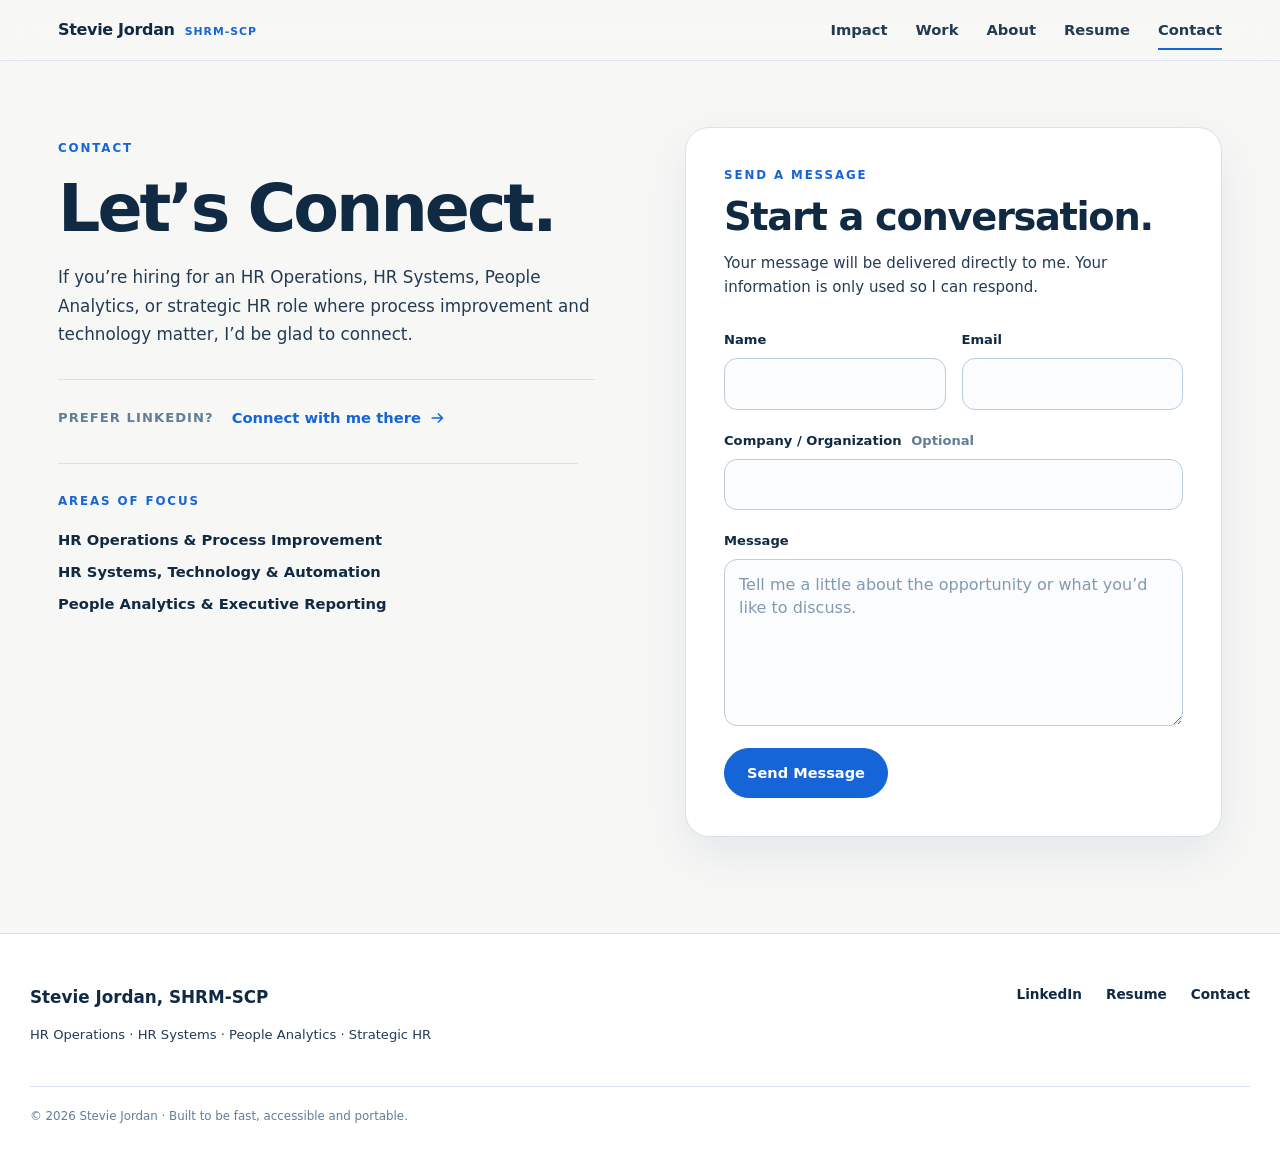
<file: testpage.html>
<!doctype html>
<html lang="en">

<head>

<meta charset="utf-8">
<meta name="viewport" content="width=device-width, initial-scale=1">

<title>Contact Stevie Jordan, SHRM-SCP</title>

<meta
  name="description"
  content="Connect with Stevie Jordan, SHRM-SCP, regarding HR operations, HR systems, people analytics, process improvement, and strategic HR opportunities."
>

<link
  rel="canonical"
  href="https://steviejordan.me/contact/"
>

<meta property="og:type" content="website">

<meta
  property="og:title"
  content="Contact Stevie Jordan, SHRM-SCP"
>

<meta
  property="og:description"
  content="Connect with Stevie Jordan regarding HR operations, HR systems, people analytics, process improvement, and strategic HR opportunities."
>

<meta
  property="og:url"
  content="https://steviejordan.me/contact/"
>

<meta
  property="og:site_name"
  content="Stevie Jordan, SHRM-SCP"
>

<meta name="twitter:card" content="summary_large_image">
<meta name="theme-color" content="#102a43">

<link
  rel="icon"
  href="/assets/favicon.svg"
  type="image/svg+xml"
>

<link
  rel="stylesheet"
  href="/assets/css/styles.css"
>


<script type="application/ld+json">
{
  "@context": "https://schema.org",
  "@type": "Person",
  "name": "Stevie Jordan",
  "honorificSuffix": "SHRM-SCP",
  "url": "https://steviejordan.me",
  "sameAs": [
    "https://www.linkedin.com/in/StevieJordan"
  ],
  "jobTitle": "Human Resources Professional",
  "address": {
    "@type": "PostalAddress",
    "addressLocality": "Fayetteville",
    "addressRegion": "NC"
  },
  "alumniOf": {
    "@type": "CollegeOrUniversity",
    "name": "University of Mount Olive"
  }
}
</script>


<style>

/* =========================================================
   CONTACT PAGE
   ========================================================= */


/* COMPACT NAVIGATION */

body[data-page="contact"] .nav-shell {
  min-height: 60px;
}

body[data-page="contact"] .nav-link {
  padding: 18px 0;
}

body[data-page="contact"] .nav-link::after {
  bottom: 10px;
}

body[data-page="contact"] .wordmark-name {
  font-size: 1rem;
}


/* =========================================================
   CONTACT HERO
   ========================================================= */

body[data-page="contact"] .contact-hero-form {
  max-width: var(--max);
  margin: 0 auto;
  padding: 66px 28px 96px;
  align-items: start;
}

body[data-page="contact"] .contact-intro {
  padding-top: 12px;
}

body[data-page="contact"] .contact-intro h1 {
  font-size: clamp(2.9rem, 5.2vw, 5rem);
  line-height: .98;
  letter-spacing: -.045em;
  margin-top: 14px;
}

body[data-page="contact"] .contact-intro > p {
  max-width: 620px;
  margin-top: 22px;
  font-size: 1.05rem;
  line-height: 1.7;
}

body[data-page="contact"] .contact-secondary {
  margin-top: 30px;
}


/* =========================================================
   AREAS OF FOCUS
   ========================================================= */

body[data-page="contact"] .contact-focus {
  margin-top: 34px;
  padding-top: 28px;
  border-top: 1px solid var(--line);
  max-width: 520px;
}

body[data-page="contact"] .contact-focus-list {
  margin-top: 16px;
  display: grid;
  gap: 10px;
}

body[data-page="contact"] .contact-focus-list div {
  color: var(--ink);
  font-size: .92rem;
  font-weight: 700;
  line-height: 1.5;
}


/* =========================================================
   FORM CARD
   ========================================================= */

body[data-page="contact"] .contact-form-card {
  border-radius: 24px;
  box-shadow: 0 18px 50px rgba(16,42,67,.08);
}

body[data-page="contact"] .contact-form-heading h2 {
  font-size: clamp(1.8rem, 3vw, 2.6rem);
}

body[data-page="contact"] .contact-form-heading p {
  max-width: 580px;
  line-height: 1.6;
}


/* =========================================================
   RESPONSIVE
   ========================================================= */

@media (max-width: 900px) {

  body[data-page="contact"] .contact-hero-form {
    padding-top: 52px;
    padding-bottom: 72px;
  }

  body[data-page="contact"] .contact-intro {
    padding-top: 0;
  }

}


@media (max-width: 620px) {

  body[data-page="contact"] .contact-intro h1 {
    font-size: clamp(2.5rem, 12vw, 4rem);
  }

  body[data-page="contact"] .contact-hero-form {
    padding-left: 20px;
    padding-right: 20px;
  }

}

</style>

</head>



<body data-page="contact">


<!-- =======================================================
     HEADER
     ======================================================= -->

<header class="site-header">

  <div class="nav-shell">

    <a
      class="wordmark"
      href="/"
      aria-label="Stevie Jordan home"
    >
      <span class="wordmark-name">
        Stevie Jordan
      </span>

      <span class="wordmark-cred">
        SHRM-SCP
      </span>
    </a>


    <button
      class="menu-button"
      type="button"
      aria-expanded="false"
      aria-controls="site-nav"
    >
      <span></span>
      <span></span>
      <span></span>

      <span class="sr-only">
        Open navigation
      </span>
    </button>


    <nav
      id="site-nav"
      class="site-nav"
      aria-label="Primary navigation"
    >

      <a class="nav-link" href="/impact/">
        Impact
      </a>

      <a class="nav-link" href="/work/">
        Work
      </a>

      <a class="nav-link" href="/about/">
        About
      </a>

      <a class="nav-link" href="/resume/">
        Resume
      </a>

      <a class="nav-link active" href="/contact/">
        Contact
      </a>

    </nav>

  </div>

</header>



<main id="main">


<!-- =======================================================
     CONTACT
     ======================================================= -->

<section class="contact-hero contact-hero-form">


  <!-- INTRO -->

  <div class="contact-intro">

    <div class="eyebrow">
      Contact
    </div>


    <h1>
      Let’s Connect.
    </h1>


    <p>
      If you’re hiring for an HR Operations, HR Systems,
      People Analytics, or strategic HR role where process
      improvement and technology matter, I’d be glad to connect.
    </p>


    <div class="contact-secondary">

      <span>
        Prefer LinkedIn?
      </span>


      <a
        class="text-link"
        href="https://www.linkedin.com/in/StevieJordan"
        target="_blank"
        rel="noopener"
      >
        Connect with me there

        <svg
          aria-hidden="true"
          viewBox="0 0 20 20"
        >
          <path d="M4 10h11M11 5l5 5-5 5"/>
        </svg>

      </a>

    </div>


    <!-- AREAS OF FOCUS -->

    <div class="contact-focus">

      <div class="eyebrow">
        Areas of focus
      </div>


      <div class="contact-focus-list">

        <div>
          HR Operations &amp; Process Improvement
        </div>

        <div>
          HR Systems, Technology &amp; Automation
        </div>

        <div>
          People Analytics &amp; Executive Reporting
        </div>

      </div>

    </div>

  </div>



  <!-- FORM -->

  <div class="contact-form-card">

    <div class="contact-form-heading">

      <div class="eyebrow">
        Send a message
      </div>


      <h2>
        Start a conversation.
      </h2>


      <p>
        Your message will be delivered directly to me. Your
        information is only used so I can respond.
      </p>

    </div>



    <form
      class="contact-form"
      action="https://formspree.io/f/mbgjajwa"
      method="POST"
      data-contact-form
    >


      <div class="form-grid">


        <div class="form-field">

          <label for="contact-name">
            Name
          </label>

          <input
            id="contact-name"
            name="name"
            type="text"
            autocomplete="name"
            required
          >

        </div>



        <div class="form-field">

          <label for="contact-email">
            Email
          </label>

          <input
            id="contact-email"
            name="email"
            type="email"
            autocomplete="email"
            required
          >

        </div>


      </div>



      <div class="form-field">

        <label for="contact-company">
          Company / Organization
          <span>Optional</span>
        </label>

        <input
          id="contact-company"
          name="company"
          type="text"
          autocomplete="organization"
        >

      </div>



      <div class="form-field">

        <label for="contact-message">
          Message
        </label>

        <textarea
          id="contact-message"
          name="message"
          rows="6"
          required
          placeholder="Tell me a little about the opportunity or what you’d like to discuss."
        ></textarea>

      </div>



      <input
        class="form-honeypot"
        type="text"
        name="_gotcha"
        tabindex="-1"
        autocomplete="off"
        aria-hidden="true"
      >



      <div class="form-submit-row">

        <button
          class="button form-submit"
          type="submit"
        >
          Send Message
        </button>


        <p
          class="form-status"
          data-form-status
          role="status"
          aria-live="polite"
        ></p>

      </div>


    </form>

  </div>


</section>


</main>



<!-- =======================================================
     FOOTER
     ======================================================= -->

<footer class="site-footer">

  <div class="footer-shell">

    <div>

      <a
        class="footer-name"
        href="/"
      >
        Stevie Jordan, SHRM-SCP
      </a>

      <p>
        HR Operations · HR Systems ·
        People Analytics · Strategic HR
      </p>

    </div>


    <div class="footer-links">

      <a
        href="https://www.linkedin.com/in/StevieJordan"
        target="_blank"
        rel="noopener"
      >
        LinkedIn
      </a>

      <a href="/resume/">
        Resume
      </a>

      <a href="/contact/">
        Contact
      </a>

    </div>

  </div>


  <div class="footer-bottom">
    © 2026 Stevie Jordan · Built to be fast, accessible and portable.
  </div>

</footer>


<script
  src="/assets/js/site.js"
  defer
></script>


</body>

</html>
</file>
<file: assets/css/styles.css>
:root{--ink:#102a43;--ink2:#243b53;--muted:#627d98;--paper:#f7f8f6;--white:#fff;--line:#d9e2ec;--blue:#1665d8;--blue2:#0f4fa8;--teal:#147d7e;--pale:#eaf2fb;--warm:#f2efe8;--dark:#0b2239;--radius:24px;--shadow:0 24px 70px rgba(16,42,67,.10);--max:1220px}
*{box-sizing:border-box}html{scroll-behavior:smooth}body{margin:0;background:var(--paper);color:var(--ink);font-family:Inter,ui-sans-serif,system-ui,-apple-system,BlinkMacSystemFont,"Segoe UI",sans-serif;line-height:1.6;-webkit-font-smoothing:antialiased}a{color:inherit;text-decoration:none}img,svg{max-width:100%}button{font:inherit}p{color:var(--ink2)}h1,h2,h3{line-height:1.05;letter-spacing:-.035em;margin:0}h1{font-size:clamp(3rem,7vw,6.8rem);font-weight:750}h2{font-size:clamp(2.25rem,4.6vw,4.4rem);font-weight:720}h3{font-size:1.35rem;letter-spacing:-.02em}.sr-only{position:absolute!important;width:1px;height:1px;padding:0;margin:-1px;overflow:hidden;clip:rect(0,0,0,0);white-space:nowrap;border:0}.eyebrow{text-transform:uppercase;letter-spacing:.16em;font-size:.74rem;font-weight:800;color:var(--blue);margin-bottom:18px}.eyebrow.light{color:#8fd4ff}.site-header{position:sticky;top:0;z-index:50;background:rgba(247,248,246,.88);backdrop-filter:blur(18px);border-bottom:1px solid rgba(217,226,236,.8)}.nav-shell{max-width:var(--max);margin:auto;min-height:76px;padding:0 28px;display:flex;align-items:center;justify-content:space-between}.wordmark{display:flex;gap:10px;align-items:baseline;font-weight:800;letter-spacing:-.02em}.wordmark-name{font-size:1.05rem}.wordmark-cred{font-size:.68rem;color:var(--blue);letter-spacing:.09em}.site-nav{display:flex;gap:28px;align-items:center}.nav-link{font-size:.92rem;font-weight:700;color:var(--ink2);position:relative;padding:26px 0}.nav-link:after{content:"";position:absolute;left:0;bottom:19px;width:100%;height:2px;background:var(--blue);transform:scaleX(0);transform-origin:right;transition:transform .25s ease}.nav-link:hover:after,.nav-link.active:after{transform:scaleX(1);transform-origin:left}.menu-button{display:none;border:0;background:transparent;width:42px;height:42px;padding:9px}.menu-button span:not(.sr-only){height:2px;background:var(--ink);display:block;margin:5px 0}.hero,.page-hero,.section-shell,.case-hero,.case-visual-wrap,.case-content,.tools-section,.next-project,.contact-hero,.cta-band,.approach-band,.values-band,.case-impact{max-width:var(--max);margin-left:auto;margin-right:auto}.home-hero{min-height:690px;padding:105px 28px 80px;display:grid;grid-template-columns:1.1fr .9fr;align-items:center;gap:60px}.home-hero h1 span{color:var(--blue)}.hero-lede{font-size:1.18rem;max-width:760px;margin:30px 0 34px}.hero-actions{display:flex;align-items:center;gap:14px;flex-wrap:wrap}.button{display:inline-flex;align-items:center;justify-content:center;min-height:50px;padding:0 22px;background:var(--blue);color:#fff;border-radius:999px;font-weight:800;font-size:.91rem;border:1px solid var(--blue);transition:transform .2s ease,background .2s ease,box-shadow .2s ease}.button:hover{transform:translateY(-2px);background:var(--blue2);box-shadow:0 12px 28px rgba(22,101,216,.20)}.button-secondary{background:transparent;color:var(--ink);border-color:#9fb3c8}.button-secondary:hover{background:#fff;box-shadow:none}.button-light{background:#fff;color:var(--ink);border-color:#fff}.button-ghost-light{background:transparent;color:#fff;border-color:rgba(255,255,255,.35)}.button-disabled{background:#cbd5df;border-color:#cbd5df;color:#526678;cursor:not-allowed}.text-link{display:inline-flex;align-items:center;gap:7px;font-weight:800;color:var(--blue);font-size:.92rem}.text-link svg,.card-link svg,.contact-row svg{width:18px;fill:none;stroke:currentColor;stroke-width:1.8;transition:transform .2s ease}.text-link:hover svg,.card-link:hover svg,.contact-row:hover svg{transform:translateX(4px)}.resume-link{padding:12px}.hero-art{height:500px;position:relative;display:grid;place-items:center}.hero-monogram{width:290px;height:290px;border-radius:50%;background:linear-gradient(145deg,#102a43,#1665d8);color:#fff;display:grid;place-items:center;align-content:center;box-shadow:0 45px 90px rgba(16,42,67,.24);position:relative;z-index:2}.hero-monogram span{font-size:6.5rem;font-weight:800;letter-spacing:-.08em;line-height:.9}.hero-monogram small{font-size:.64rem;letter-spacing:.18em;opacity:.8;margin-top:18px}.orbit{position:absolute;border:1px solid #b7c8dc;border-radius:50%}.orbit-one{width:390px;height:390px}.orbit-two{width:475px;height:475px;border-style:dashed}.hero-tag{position:absolute;background:#fff;border:1px solid var(--line);box-shadow:0 18px 45px rgba(16,42,67,.10);border-radius:999px;padding:10px 16px;font-size:.78rem;font-weight:800;z-index:3}.tag-one{top:78px;right:0}.tag-two{bottom:100px;left:0}.tag-three{bottom:42px;right:30px}.proof-strip{max-width:var(--max);margin:0 auto 110px;padding:0 28px;display:grid;grid-template-columns:repeat(4,1fr);gap:1px}.metric-card{display:flex;flex-direction:column;padding:30px;border:1px solid var(--line);background:rgba(255,255,255,.78);min-height:190px;transition:transform .25s ease,box-shadow .25s ease,border-color .25s ease}.proof-strip .metric-card:first-child{border-radius:22px 0 0 22px}.proof-strip .metric-card:last-child{border-radius:0 22px 22px 0}.metric-card[href]:hover{transform:translateY(-4px);box-shadow:var(--shadow);border-color:#9fb3c8}.metric-value{font-size:clamp(1.85rem,3vw,3.1rem);font-weight:800;letter-spacing:-.05em;color:var(--ink);line-height:1}.metric-label{font-size:.87rem;font-weight:800;margin-top:14px;color:var(--blue)}.metric-card p{font-size:.92rem;margin:14px 0 18px}.metric-card-small{min-height:150px}.metric-card-small .metric-value{font-size:2.05rem}.card-link{margin-top:auto;font-size:.78rem;font-weight:800;color:var(--blue);display:flex;gap:6px;align-items:center}.section-shell{padding:110px 28px}.section-heading{display:grid;grid-template-columns:1fr .7fr;gap:80px;align-items:end;margin-bottom:54px}.section-heading p{font-size:1.05rem;margin:0}.featured-grid,.work-grid{display:grid;grid-template-columns:repeat(3,1fr);gap:24px}.work-grid{grid-template-columns:repeat(2,1fr)}.project-card{background:#fff;border:1px solid var(--line);border-radius:var(--radius);overflow:hidden;transition:transform .25s ease,box-shadow .25s ease}.project-card:hover{transform:translateY(-5px);box-shadow:var(--shadow)}.project-card-body{padding:26px 28px 30px}.project-card h3{font-size:1.5rem;margin-bottom:10px}.project-hook{font-size:1rem;font-weight:800;color:var(--blue);margin-bottom:14px}.project-card p{font-size:.94rem}.project-card-visual{display:block}.project-visual{height:270px;background:linear-gradient(145deg,#e8eef5,#fdfdfb);padding:26px;position:relative;overflow:hidden;border-bottom:1px solid var(--line);font-size:.72rem}.project-visual-large{height:560px;border:1px solid var(--line);border-radius:32px;padding:44px;box-shadow:var(--shadow)}.visual-head{display:flex;align-items:center;justify-content:space-between;font-weight:800;font-size:.83rem}.visual-badge{color:var(--blue);background:#fff;border:1px solid var(--line);padding:6px 10px;border-radius:999px}.placeholder-note{position:absolute;bottom:12px;right:16px;color:#829ab1;font-size:.58rem;letter-spacing:.05em}.flow-row{display:flex;align-items:center;gap:8px;margin:48px 0}.flow-row span{background:#fff;padding:14px 12px;border:1px solid #bcccdc;border-radius:10px;font-weight:700;flex:1;text-align:center}.flow-row i{width:24px;height:1px;background:var(--blue);position:relative}.flow-row i:after{content:"";position:absolute;right:-1px;top:-3px;border-left:5px solid var(--blue);border-top:3px solid transparent;border-bottom:3px solid transparent}.flow-status{display:flex;justify-content:space-between;background:#d9eafc;padding:16px;border-radius:12px}.flow-status em{font-style:normal}.comp-grid{margin-top:28px;background:#fff;border:1px solid var(--line);border-radius:12px;padding:14px;display:grid;grid-template-columns:1fr 1fr 1fr .7fr;gap:10px;align-items:center}.comp-grid>span{font-size:.6rem;color:var(--muted);font-weight:700;text-transform:uppercase}.comp-grid b{font-size:.68rem}.comp-grid em{font-style:normal}.bar{height:7px;background:#d9e2ec;border-radius:9px;position:relative}.bar:after{content:"";display:block;height:100%;background:var(--blue);border-radius:9px}.b1:after{width:78%}.b2:after{width:54%}.b3:after{width:89%}.budget-line{display:flex;justify-content:space-between;margin-top:14px;padding:12px 14px;background:#dff4ee;border-radius:10px}.coach-ring{width:220px;height:220px;border:1px solid #b7c8dc;border-radius:50%;margin:24px auto;position:relative}.coach-ring b{position:absolute;inset:0;margin:auto;width:78px;height:78px;border-radius:50%;display:grid;place-items:center;background:var(--blue);color:#fff}.coach-ring span{position:absolute;font-weight:700;background:#fff;border:1px solid var(--line);border-radius:999px;padding:7px 9px}.coach-ring span:nth-child(1){top:-6px;left:77px}.coach-ring span:nth-child(2){top:50px;right:-30px}.coach-ring span:nth-child(3){bottom:16px;right:-18px}.coach-ring span:nth-child(4){bottom:13px;left:-34px}.coach-ring span:nth-child(5){top:50px;left:-38px}.dash-kpis{display:grid;grid-template-columns:repeat(3,1fr);gap:10px;margin-top:28px}.dash-kpis div{background:#fff;border:1px solid var(--line);border-radius:12px;padding:14px}.dash-kpis b{font-size:1.2rem;display:block}.dash-kpis span{color:var(--muted)}.dash-chart{height:105px;margin-top:14px;background:#fff;border:1px solid var(--line);border-radius:12px;padding:14px;display:flex;align-items:flex-end;gap:10px}.dash-chart i{flex:1;background:linear-gradient(var(--blue),var(--teal));border-radius:6px 6px 2px 2px}.ats-funnel{display:flex;flex-direction:column;gap:8px;align-items:center;margin-top:27px}.ats-funnel span{background:#fff;border:1px solid var(--line);padding:8px 16px;text-align:center;border-radius:8px;font-weight:700}.ats-funnel span:nth-child(1){width:90%}.ats-funnel span:nth-child(2){width:75%}.ats-funnel span:nth-child(3){width:60%}.ats-funnel span:nth-child(4){width:46%}.ats-funnel span:nth-child(5){width:34%;background:#dff4ee}.ats-funnel b{color:var(--blue);margin-left:8px}.docs-stack{margin-top:28px}.docs-stack>div:first-child{background:#fff;border:1px solid var(--line);border-radius:12px;padding:16px}.docs-stack b,.docs-stack span{display:block}.docs-stack>i{width:2px;height:30px;background:var(--blue);display:block;margin:auto}.doc-cards{display:grid;grid-template-columns:repeat(3,1fr);gap:10px}.doc-cards span{height:76px;background:#fff;border:1px solid var(--line);border-radius:10px;padding:12px;font-weight:800}.section-action{text-align:center;margin-top:42px}.expertise-section{padding-top:50px}.expertise-grid{border-top:1px solid var(--line)}.expertise-item{display:grid;grid-template-columns:70px 1fr;gap:24px;padding:28px 0;border-bottom:1px solid var(--line)}.expertise-item>span{font-size:.78rem;color:var(--blue);font-weight:800}.expertise-item h3{font-size:1.6rem}.expertise-item p{margin:8px 0 0;max-width:760px}.approach-band,.values-band{background:var(--dark);color:#fff;padding:80px 68px;border-radius:34px;display:grid;grid-template-columns:1fr 1fr;gap:70px;margin-bottom:110px}.approach-band p,.values-band p{color:#d9e2ec}.approach-steps{list-style:none;margin:0;padding:0;border-top:1px solid rgba(255,255,255,.16)}.approach-steps li{padding:17px 0;border-bottom:1px solid rgba(255,255,255,.16);display:grid;grid-template-columns:110px 1fr;gap:20px}.approach-steps b{color:#8fd4ff}.approach-steps span{color:#d9e2ec}.light-link{color:#fff}.cta-band{background:linear-gradient(115deg,#1665d8,#0b5b7a);color:#fff;padding:64px 68px;border-radius:34px;margin-bottom:90px;display:grid;grid-template-columns:1fr auto;gap:40px;align-items:center}.cta-band h2{font-size:clamp(2rem,4vw,3.7rem)}.cta-band p{color:#d9eafa}.cta-actions{display:flex;gap:10px}.site-footer{border-top:1px solid var(--line);padding:50px 28px 28px;background:#fff}.footer-shell{max-width:var(--max);margin:auto;display:flex;justify-content:space-between;gap:40px}.footer-name{font-size:1.05rem;font-weight:800}.footer-shell p{font-size:.82rem}.footer-links{display:flex;gap:24px;font-weight:700;font-size:.85rem}.footer-bottom{max-width:var(--max);margin:28px auto 0;border-top:1px solid var(--line);padding-top:20px;color:var(--muted);font-size:.74rem}.page-hero{padding:120px 28px 70px}.page-hero.narrow{max-width:980px;margin-left:auto;margin-right:auto}.page-hero h1{max-width:1000px}.page-hero>p,.page-hero>div>p{font-size:1.18rem;max-width:780px;margin-top:28px}.impact-grid{display:grid;grid-template-columns:repeat(2,1fr);gap:20px;padding-top:30px}.impact-grid .metric-card{border-radius:22px;min-height:300px}.scope-section{padding-top:20px}.scope-grid{display:grid;grid-template-columns:repeat(3,1fr);gap:20px}.scope-grid .metric-card{border-radius:20px}.case-hero{padding:90px 28px 54px;max-width:1040px}.back-link{display:inline-block;margin-bottom:50px;font-size:.84rem;font-weight:800;color:var(--muted)}.case-hero h1{font-size:clamp(3.4rem,7vw,6.4rem)}.case-hook{font-size:clamp(1.3rem,2.5vw,2.15rem);font-weight:800;color:var(--blue);margin:20px 0}.case-summary{font-size:1.1rem;max-width:780px}.case-visual-wrap{padding:0 28px 80px}.case-content{padding:20px 28px 90px;max-width:1040px}.case-section{display:grid;grid-template-columns:80px 1fr;gap:38px;padding:70px 0;border-bottom:1px solid var(--line)}.case-section:last-child{border-bottom:0}.section-number{color:var(--blue);font-weight:800;font-size:.78rem}.case-section h2{font-size:2.5rem;margin-bottom:20px}.case-section p{font-size:1.05rem}.action-list{margin:24px 0 0;padding:0;list-style:none}.action-list li{padding:13px 0 13px 26px;border-bottom:1px solid var(--line);position:relative}.action-list li:before{content:"";position:absolute;left:0;top:23px;width:8px;height:8px;border-radius:50%;background:var(--blue)}.case-impact{background:var(--dark);color:#fff;padding:75px 68px;border-radius:34px;margin-bottom:40px}.case-impact-heading{margin-bottom:34px}.case-impact .metric-card{background:rgba(255,255,255,.07);border-color:rgba(255,255,255,.15);border-radius:18px}.case-impact .metric-value,.case-impact .metric-label{color:#fff}.case-impact-grid{display:grid;grid-template-columns:repeat(4,1fr);gap:14px}.tools-section{padding-top:50px;padding-bottom:90px}.chips{display:flex;flex-wrap:wrap;gap:10px}.chips span{background:#fff;border:1px solid var(--line);border-radius:999px;padding:9px 13px;font-size:.78rem;font-weight:700}.chips.vertical{flex-direction:column;align-items:flex-start}.next-project{margin-bottom:90px;border-top:1px solid var(--line);border-bottom:1px solid var(--line);padding:54px 28px;display:flex;align-items:center;justify-content:space-between;gap:30px}.next-project h2{font-size:2.2rem}.next-project p{font-weight:800;color:var(--blue)}.about-hero{display:grid;grid-template-columns:1fr .5fr;gap:90px;align-items:center}.profile-placeholder{text-align:center}.profile-ring{width:270px;height:340px;margin:auto;background:linear-gradient(145deg,#d8e5f2,#edf2f7);border-radius:150px 150px 30px 30px;display:grid;place-items:center;border:1px solid var(--line);box-shadow:var(--shadow)}.profile-ring span{font-size:5rem;font-weight:800;color:var(--blue);letter-spacing:-.07em}.profile-placeholder p{font-size:.75rem;color:var(--muted)}.approach-page{padding-top:40px}.approach-cards{display:grid;grid-template-columns:repeat(5,1fr);gap:12px}.approach-cards article{background:#fff;border:1px solid var(--line);border-radius:18px;padding:26px 22px}.approach-cards span{color:var(--blue);font-size:.72rem;font-weight:800}.approach-cards h3{margin:25px 0 10px}.values-band{margin-top:20px;align-items:center}.resume-hero{display:flex;justify-content:space-between;align-items:end;gap:40px}.resume-title{font-size:1.25rem!important;color:var(--blue)!important;font-weight:800}.resume-actions{display:flex;gap:10px;flex-wrap:wrap}.resume-content{padding-top:30px;display:grid;grid-template-columns:260px 1fr;gap:80px}.resume-sidebar{display:flex;flex-direction:column;gap:48px}.resume-sidebar ul{list-style:none;padding:0;margin:0}.resume-sidebar li{margin-bottom:18px;color:var(--ink2)}.timeline{border-left:1px solid #bcccdc;padding-left:40px}.timeline-item{position:relative;padding:0 0 58px}.timeline-marker{position:absolute;left:-47px;top:4px;width:13px;height:13px;border-radius:50%;background:var(--blue);border:3px solid var(--paper);box-shadow:0 0 0 1px var(--blue)}.timeline-head{display:flex;justify-content:space-between;gap:30px}.timeline-head h2{font-size:1.55rem}.timeline-head h3{font-size:1rem;color:var(--blue);margin-top:6px}.timeline-head span{font-size:.78rem;font-weight:800;color:var(--muted);white-space:nowrap}.timeline-item ul{padding-left:20px}.timeline-item li{margin:10px 0;color:var(--ink2)}.contact-hero{padding:130px 28px 90px;display:grid;grid-template-columns:1fr 1fr;gap:90px}.contact-hero>div:first-child p{font-size:1.2rem;max-width:600px}.contact-panel{border-top:1px solid var(--line)}.contact-row{display:grid;grid-template-columns:100px 1fr 24px;gap:20px;align-items:center;padding:26px 0;border-bottom:1px solid var(--line)}.contact-row span{font-size:.72rem;text-transform:uppercase;letter-spacing:.12em;color:var(--muted);font-weight:800}.contact-row b{font-size:1rem}.contact-row.pending{grid-template-columns:100px 1fr;color:var(--muted)}.contact-note{padding-top:0}.error-page{text-align:center;min-height:650px;display:flex;flex-direction:column;align-items:center;justify-content:center}.error-page .hero-actions{justify-content:center}
[data-reveal]{opacity:0;transform:translateY(18px);transition:opacity .6s ease,transform .6s ease}[data-reveal].revealed{opacity:1;transform:none}
@media (max-width:1050px){.home-hero{grid-template-columns:1fr;min-height:0}.hero-art{height:420px}.featured-grid{grid-template-columns:1fr 1fr}.featured-grid .project-card:last-child{grid-column:1/-1}.proof-strip{grid-template-columns:1fr 1fr;gap:12px}.proof-strip .metric-card{border-radius:18px!important}.case-impact-grid{grid-template-columns:1fr 1fr}.approach-cards{grid-template-columns:1fr 1fr}.approach-cards article:last-child{grid-column:1/-1}.about-hero{grid-template-columns:1fr}.profile-placeholder{justify-self:start}.resume-content{grid-template-columns:1fr}.resume-sidebar{display:grid;grid-template-columns:1fr 1fr}.contact-hero{grid-template-columns:1fr}.section-heading{grid-template-columns:1fr;gap:24px}.approach-band,.values-band{grid-template-columns:1fr}.cta-band{grid-template-columns:1fr}.cta-actions{justify-content:flex-start}}
@media (max-width:760px){h1{font-size:clamp(2.8rem,13vw,4.3rem)}h2{font-size:2.4rem}.nav-shell{min-height:66px;padding:0 20px}.menu-button{display:block}.site-nav{position:absolute;top:66px;left:0;right:0;background:var(--paper);border-bottom:1px solid var(--line);display:none;flex-direction:column;align-items:stretch;padding:14px 20px 24px;gap:0}.site-nav.open{display:flex}.nav-link{padding:15px 0;font-size:1rem}.nav-link:after{bottom:8px;width:35px}.home-hero{padding:70px 20px 55px}.hero-art{height:340px}.hero-monogram{width:210px;height:210px}.hero-monogram span{font-size:4.7rem}.orbit-one{width:275px;height:275px}.orbit-two{width:330px;height:330px}.hero-tag{font-size:.65rem;padding:7px 10px}.tag-one{top:38px}.tag-two{bottom:65px}.tag-three{bottom:20px}.proof-strip{padding:0 20px;margin-bottom:65px;grid-template-columns:1fr}.section-shell{padding:70px 20px}.featured-grid,.work-grid,.impact-grid,.scope-grid{grid-template-columns:1fr}.project-visual{height:255px}.project-visual-large{height:420px;padding:24px;border-radius:20px}.comp-grid{grid-template-columns:1fr 1fr}.comp-grid>span:nth-child(3),.comp-grid>span:nth-child(4){display:none}.approach-band,.values-band,.cta-band,.case-impact{margin-left:14px;margin-right:14px;border-radius:24px;padding:45px 28px}.cta-actions{flex-direction:column;align-items:flex-start}.footer-shell{flex-direction:column}.footer-links{flex-wrap:wrap}.page-hero,.case-hero{padding:78px 20px 50px}.case-visual-wrap{padding:0 14px 55px}.case-content{padding:0 20px 70px}.case-section{grid-template-columns:1fr;gap:12px;padding:50px 0}.case-impact-grid{grid-template-columns:1fr}.tools-section{padding:40px 20px 65px}.next-project{margin:0 20px 70px;padding:40px 0;align-items:flex-start;flex-direction:column}.approach-cards{grid-template-columns:1fr}.approach-cards article:last-child{grid-column:auto}.resume-hero{display:block}.resume-actions{margin-top:30px}.resume-sidebar{display:block}.resume-sidebar>div{margin-bottom:35px}.timeline{padding-left:28px}.timeline-marker{left:-35px}.timeline-head{display:block}.timeline-head span{display:block;margin-top:7px}.contact-hero{padding:90px 20px 60px}.contact-row{grid-template-columns:75px 1fr 20px}.contact-row.pending{grid-template-columns:75px 1fr}.flow-row{gap:4px}.flow-row span{padding:10px 5px;font-size:.58rem}.flow-row i{width:10px}.placeholder-note{display:none}}
@media (prefers-reduced-motion:reduce){html{scroll-behavior:auto}*,*:before,*:after{animation-duration:.01ms!important;animation-iteration-count:1!important;transition-duration:.01ms!important}[data-reveal]{opacity:1;transform:none}}


/* ===== Portfolio launch polish =====
   The image filename below is intentionally stable. To change headshots later,
   replace /assets/images/stevie-jordan-headshot.jpg and no layout edits are needed. */
.home-hero{
  min-height:650px;
  padding:88px 28px 70px;
  grid-template-columns:1.08fr .92fr;
  gap:48px;
}
.home-hero h1{font-size:clamp(3rem,5.6vw,5.75rem)}
.hero-art{height:460px}
.hero-headshot{
  width:320px;
  height:320px;
  aspect-ratio:1/1;
  display:block;
  object-fit:cover;
  object-position:50% 36%;
  border-radius:50%;
  border:6px solid rgba(255,255,255,.96);
  box-shadow:0 34px 75px rgba(16,42,67,.22);
  position:relative;
  z-index:2;
  background:#d8e5f2;
}
.profile-ring{
  width:300px;
  height:300px;
  aspect-ratio:1/1;
  margin:auto;
  border-radius:50%;
  overflow:hidden;
  border:6px solid rgba(255,255,255,.96);
  background:#d8e5f2;
  box-shadow:0 34px 75px rgba(16,42,67,.18);
  display:block;
}
.profile-photo{
  width:100%;
  height:100%;
  display:block;
  object-fit:cover;
  object-position:50% 36%;
}
.profile-placeholder p{display:none}
.placeholder-note{display:none!important}

@media (max-width:1050px){
  .home-hero{grid-template-columns:1fr;min-height:0;padding-top:82px}
  .hero-art{height:410px}
}
@media (max-width:760px){
  .home-hero{padding:62px 20px 50px}
  .home-hero h1{font-size:clamp(2.8rem,13vw,4.3rem)}
  .hero-art{height:330px}
  .hero-headshot{width:230px;height:230px;border-width:5px}
  .profile-ring{width:240px;height:240px;border-width:5px}
}


/* ===== Contact form ===== */
.contact-hero-form{
  align-items:start;
  padding-top:105px;
  padding-bottom:100px;
}
.contact-intro{
  padding-top:28px;
}
.contact-intro h1{
  max-width:560px;
}
.contact-intro>p{
  max-width:560px;
  margin:28px 0 0;
}
.contact-secondary{
  margin-top:42px;
  padding-top:26px;
  border-top:1px solid var(--line);
  max-width:560px;
  display:flex;
  flex-wrap:wrap;
  align-items:center;
  gap:10px 18px;
}
.contact-secondary>span{
  color:var(--muted);
  font-size:.82rem;
  font-weight:800;
  text-transform:uppercase;
  letter-spacing:.08em;
}
.contact-form-card{
  background:#fff;
  border:1px solid var(--line);
  border-radius:28px;
  padding:38px;
  box-shadow:var(--shadow);
}
.contact-form-heading{
  margin-bottom:30px;
}
.contact-form-heading .eyebrow{
  margin-bottom:12px;
}
.contact-form-heading h2{
  font-size:clamp(2rem,3.4vw,3.25rem);
}
.contact-form-heading p{
  margin:14px 0 0;
  font-size:.94rem;
}
.contact-form{
  display:grid;
  gap:20px;
}
.form-grid{
  display:grid;
  grid-template-columns:1fr 1fr;
  gap:16px;
}
.form-field{
  display:grid;
  gap:8px;
}
.form-field label{
  color:var(--ink);
  font-size:.82rem;
  font-weight:800;
}
.form-field label span{
  color:var(--muted);
  font-weight:700;
  margin-left:5px;
}
.form-field input,
.form-field textarea{
  width:100%;
  border:1px solid #bcccdc;
  background:#fbfcfd;
  color:var(--ink);
  border-radius:13px;
  padding:13px 14px;
  font:inherit;
  line-height:1.45;
  outline:none;
  transition:border-color .18s ease,box-shadow .18s ease,background .18s ease;
}
.form-field textarea{
  min-height:150px;
  resize:vertical;
}
.form-field input:focus,
.form-field textarea:focus{
  border-color:var(--blue);
  background:#fff;
  box-shadow:0 0 0 4px rgba(22,101,216,.10);
}
.form-field textarea::placeholder{
  color:#829ab1;
}
.form-submit-row{
  display:flex;
  align-items:center;
  gap:16px;
  flex-wrap:wrap;
  margin-top:2px;
}
.form-submit{
  min-width:150px;
  cursor:pointer;
}
.form-submit:disabled{
  cursor:wait;
  opacity:.72;
  transform:none;
}
.form-status{
  margin:0;
  font-size:.86rem;
  font-weight:700;
  min-height:1.4em;
}
.form-status.success{
  color:#16705a;
}
.form-status.error{
  color:#b42318;
}
.form-honeypot{
  position:absolute!important;
  width:1px!important;
  height:1px!important;
  padding:0!important;
  margin:-1px!important;
  overflow:hidden!important;
  clip:rect(0,0,0,0)!important;
  white-space:nowrap!important;
  border:0!important;
}

@media (max-width:1050px){
  .contact-hero-form{
    padding-top:82px;
    padding-bottom:80px;
  }
  .contact-intro{
    padding-top:0;
  }
}
@media (max-width:760px){
  .contact-hero-form{
    padding:72px 20px 60px;
    gap:52px;
  }
  .contact-secondary{
    margin-top:30px;
  }
  .contact-form-card{
    padding:26px 20px;
    border-radius:22px;
  }
  .form-grid{
    grid-template-columns:1fr;
  }
  .form-submit-row{
    align-items:flex-start;
    flex-direction:column;
  }
  .form-submit{
    width:100%;
  }
}
</file>
